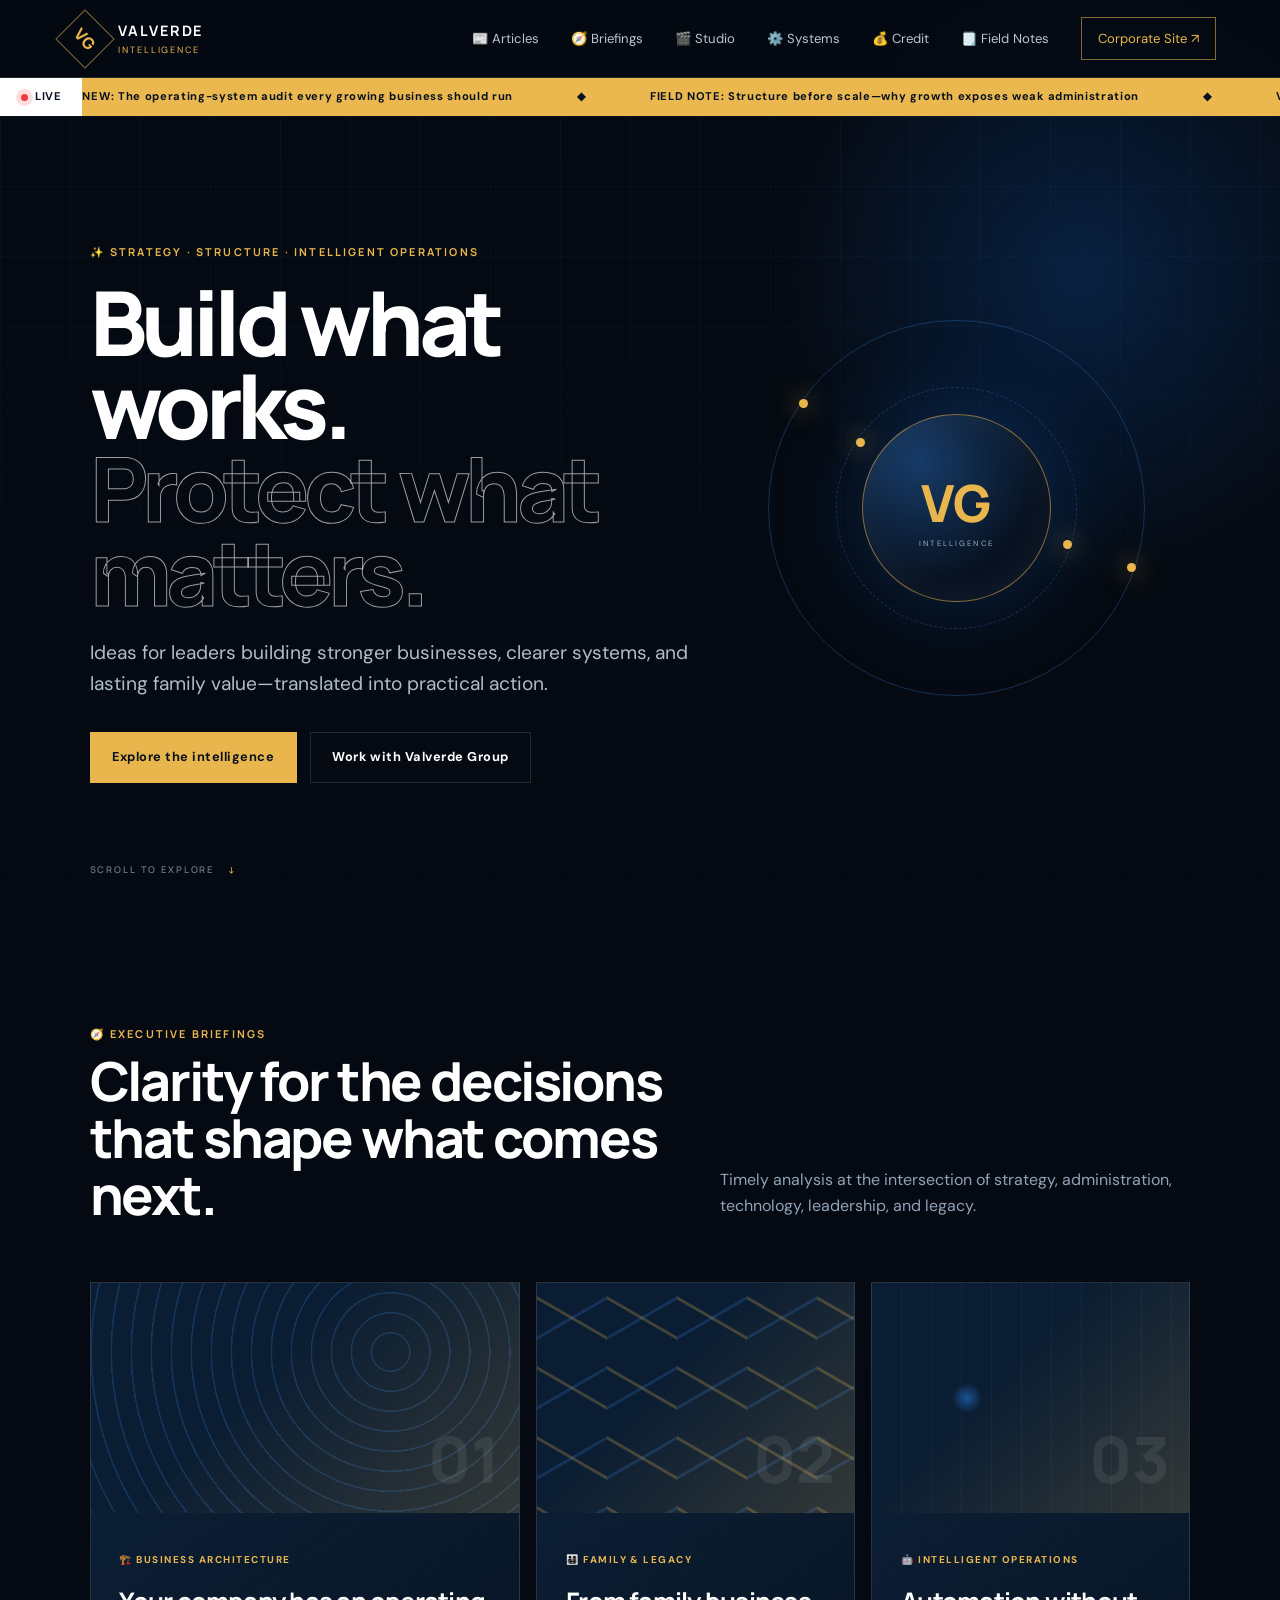
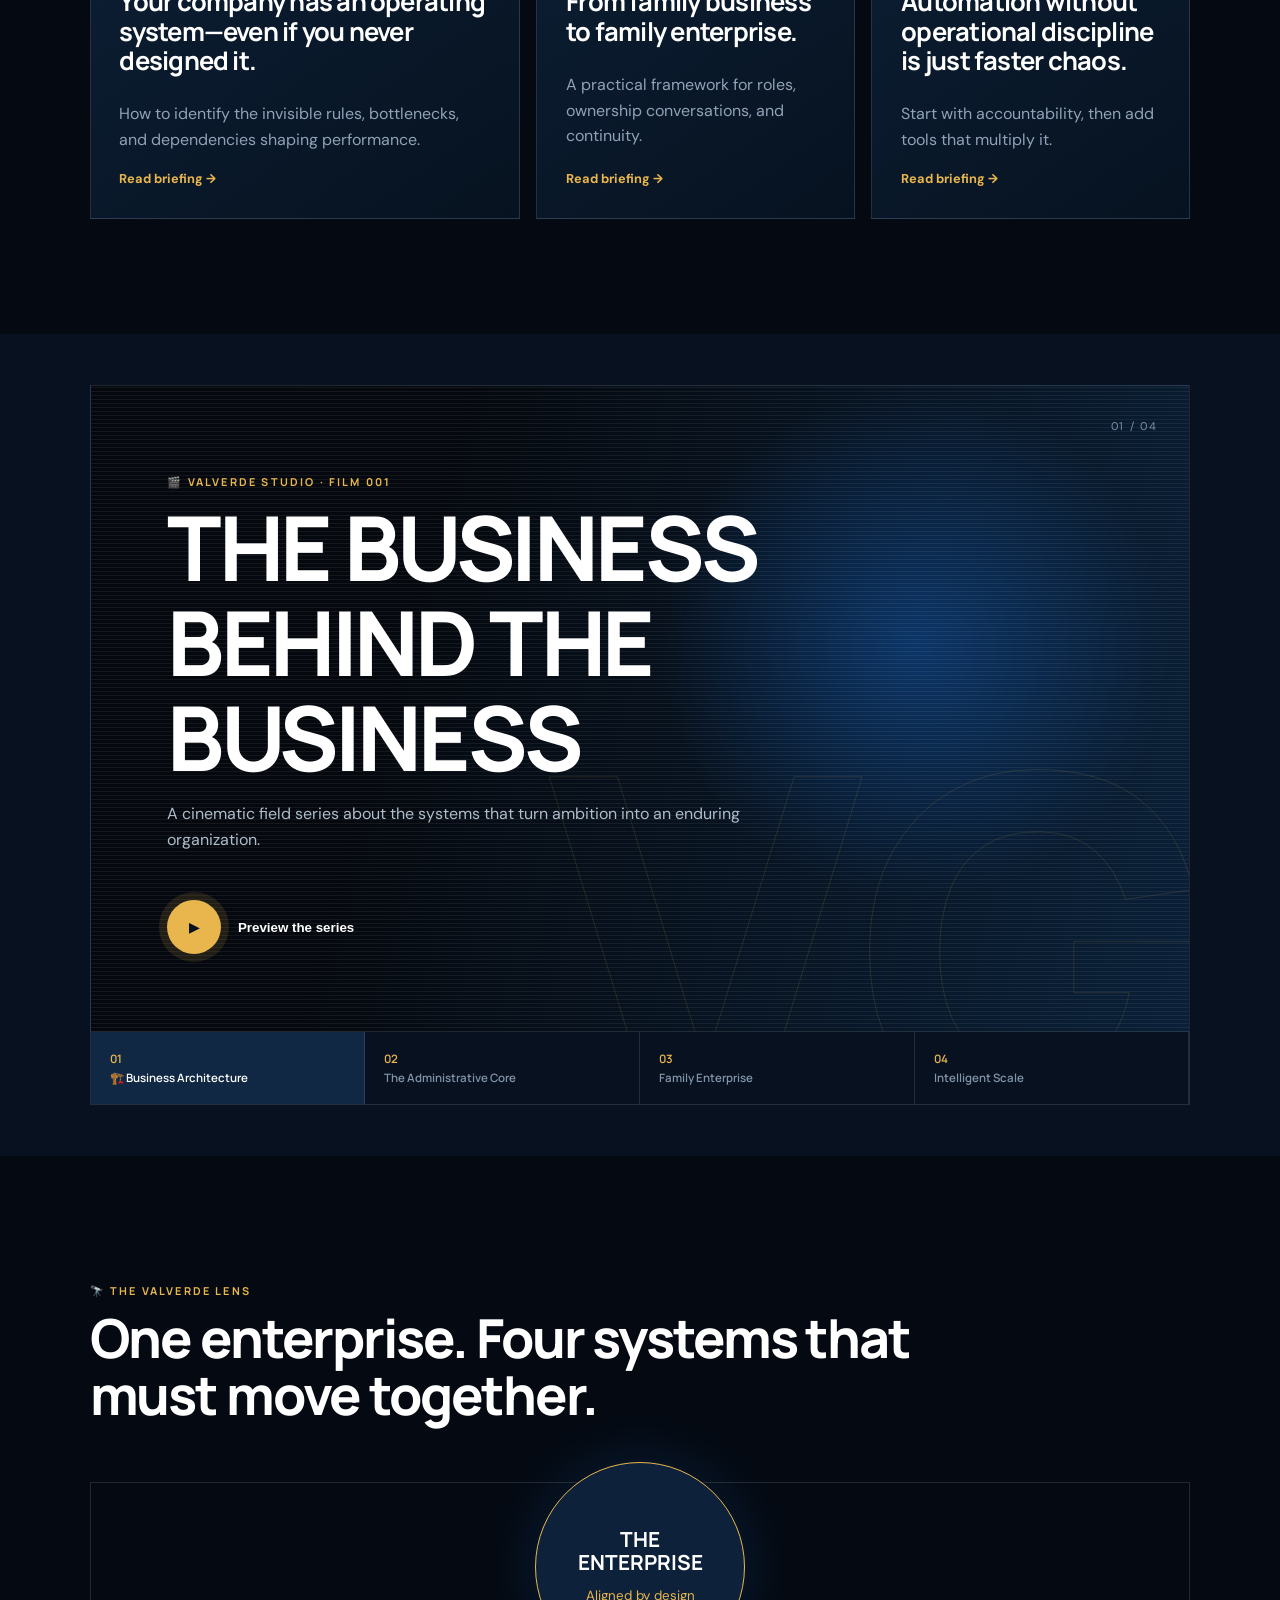
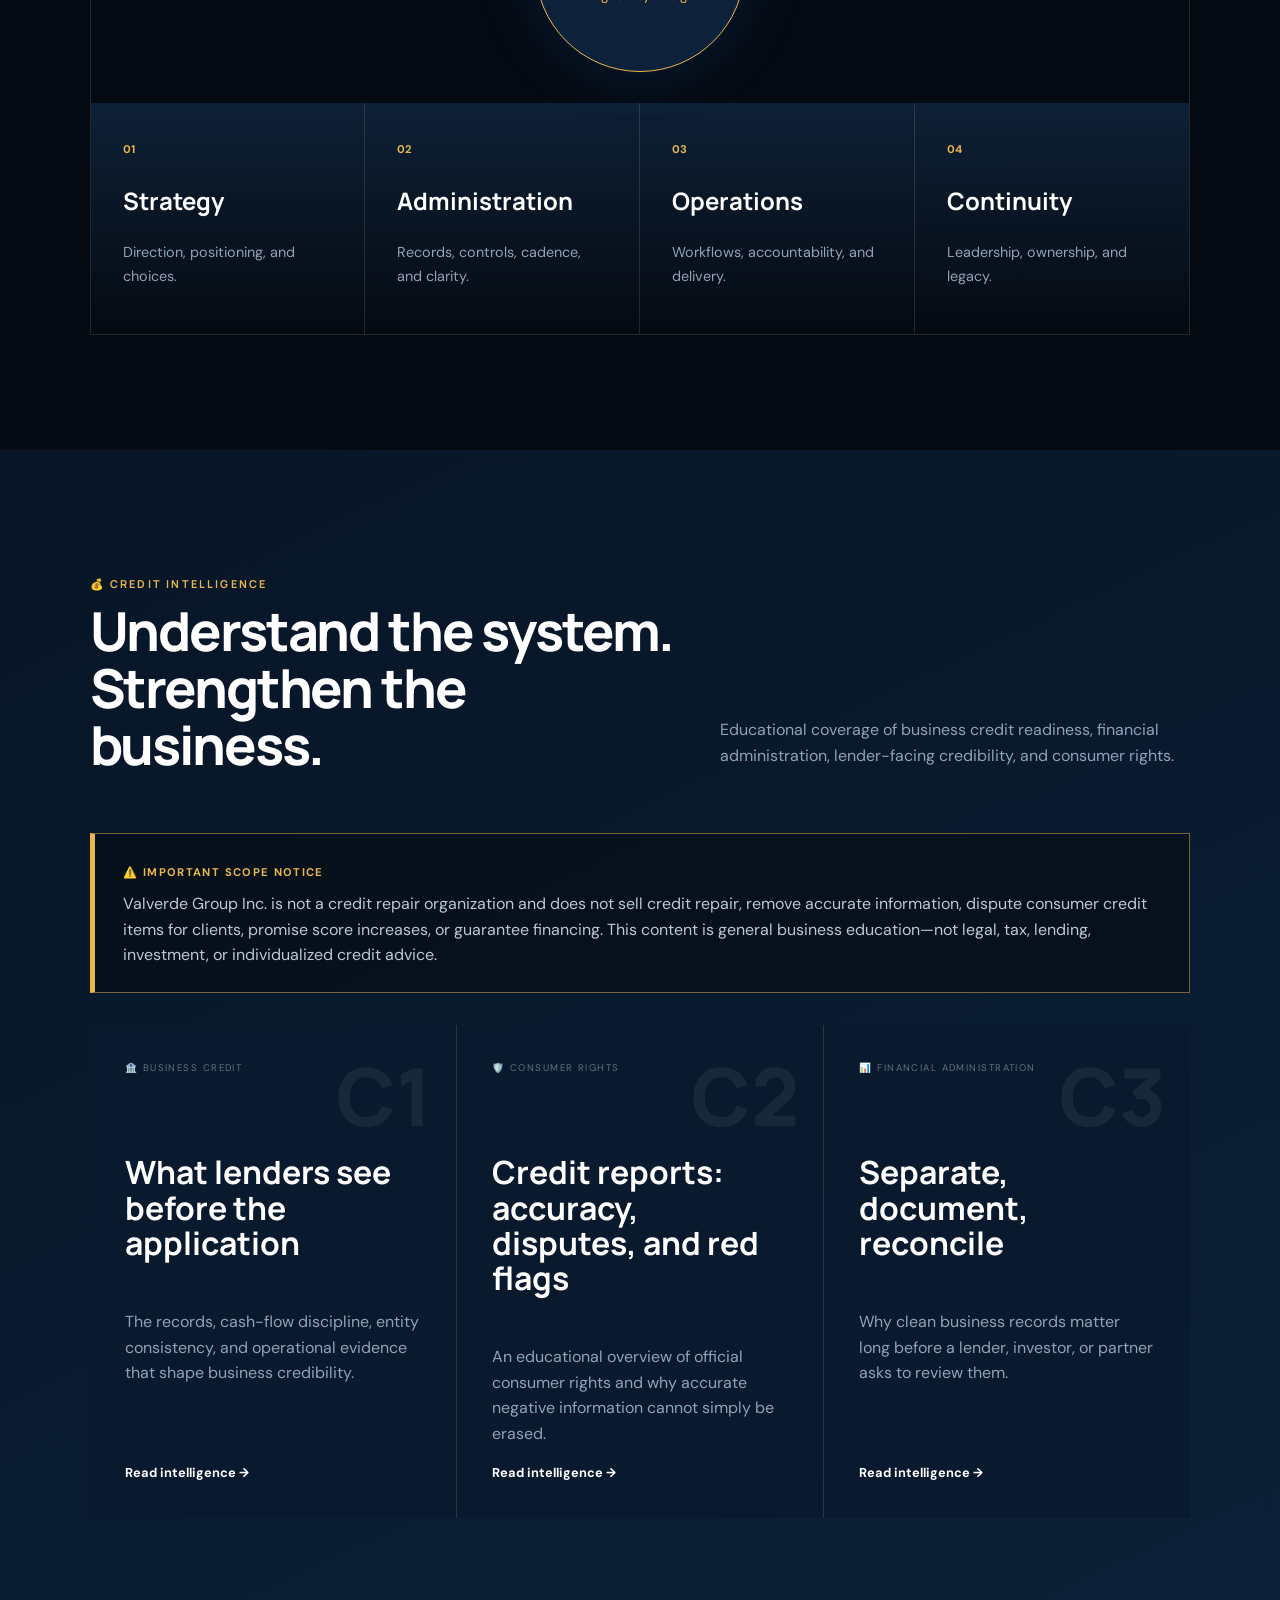
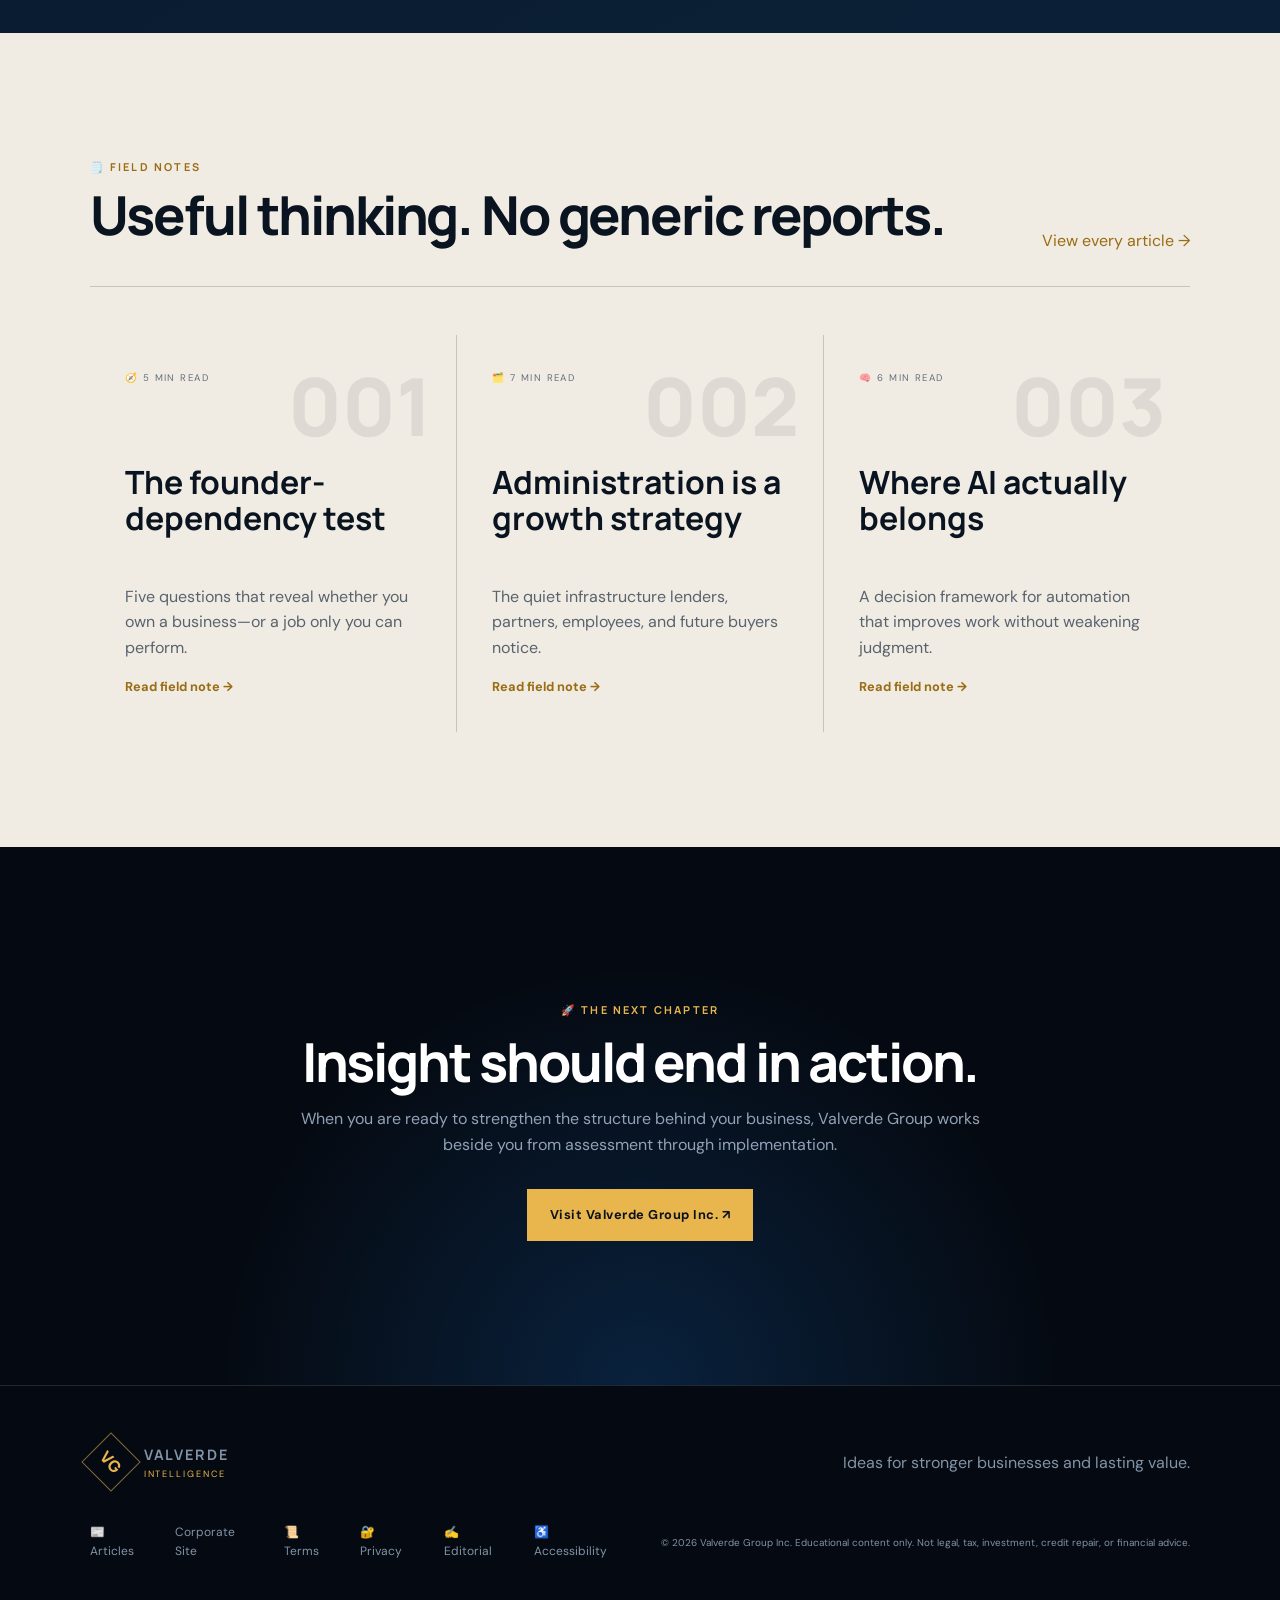
<file: index.html>
﻿<!doctype html>
<html lang="en">
<head>
  <meta charset="utf-8">
  <meta name="viewport" content="width=device-width,initial-scale=1">
  <meta name="description" content="Valverde Intelligence delivers practical business strategy, operational insights, and leadership guidance from Valverde Group Inc.">
  <meta name="theme-color" content="#07111f">
  <title>Valverde Intelligence | Build What Lasts</title>
  <link rel="preconnect" href="https://fonts.googleapis.com">
  <link rel="preconnect" href="https://fonts.gstatic.com" crossorigin>
  <link href="https://fonts.googleapis.com/css2?family=DM+Sans:wght@400;500;600;700&family=Manrope:wght@500;600;700;800&display=swap" rel="stylesheet">
  <link rel="stylesheet" href="styles.css">
  <link rel="stylesheet" href="article.css">
</head>
<body>
  <a class="skip" href="#main">Skip to content</a>
  <header class="site-header">
    <a class="brand" href="#top" aria-label="Valverde Intelligence home">
      <span class="brand-mark">VG</span>
      <span><strong>VALVERDE</strong><small>INTELLIGENCE</small></span>
    </a>
    <button class="menu" aria-expanded="false" aria-controls="nav">Menu</button>
    <nav id="nav" aria-label="Primary navigation">
      <a href="articles.html">📰 Articles</a><a href="#briefings">🧭 Briefings</a><a href="#studio">🎬 Studio</a><a href="#systems">⚙️ Systems</a><a href="#credit">💰 Credit</a><a href="#field-notes">🗒️ Field Notes</a>
      <a class="nav-cta" href="https://valverdegroupinc.com/" target="_blank" rel="noopener">Corporate Site ↗</a>
    </nav>
  </header>

  <div class="ticker" role="region" aria-label="Valverde intelligence ticker">
    <span class="live"><i></i> LIVE</span>
    <div class="ticker-window"><div class="ticker-track">
      <span>NEW: The operating-system audit every growing business should run</span>
      <span>FIELD NOTE: Structure before scale—why growth exposes weak administration</span>
      <span>VALVERDE SIGNAL: Automation should remove friction, not accountability</span>
      <span>EXECUTIVE BRIEF: Building a family enterprise that can outlast its founder</span>
    </div></div>
  </div>

  <main id="main">
    <section class="hero" id="top">
      <div class="hero-grid"></div><div class="hero-glow"></div>
      <div class="hero-copy reveal">
        <p class="eyebrow">✨ Strategy · Structure · Intelligent Operations</p>
        <h1>Build what works.<br><em>Protect what matters.</em></h1>
        <p class="lede">Ideas for leaders building stronger businesses, clearer systems, and lasting family value—translated into practical action.</p>
        <div class="hero-actions"><a class="button gold" href="#briefings">Explore the intelligence</a><a class="button ghost" href="https://valverdegroupinc.com/" target="_blank" rel="noopener">Work with Valverde Group</a></div>
      </div>
      <div class="signal-orbit" aria-hidden="true"><div class="orbit o1"></div><div class="orbit o2"></div><div class="core"><span>VG</span><small>INTELLIGENCE</small></div></div>
      <div class="scroll-cue">SCROLL TO EXPLORE <span>↓</span></div>
    </section>

    <section class="section briefings" id="briefings">
      <div class="section-head reveal"><div><p class="eyebrow">🧭 Executive briefings</p><h2>Clarity for the decisions that shape what comes next.</h2></div><p>Timely analysis at the intersection of strategy, administration, technology, leadership, and legacy.</p></div>
      <div class="feature-grid">
        <article class="feature-card primary reveal"><div class="card-art foundation"><span>01</span></div><div class="card-body"><p class="tag">🏗️ Business Architecture</p><h3>Your company has an operating system—even if you never designed it.</h3><p>How to identify the invisible rules, bottlenecks, and dependencies shaping performance.</p><a href="business-operating-system.html">Read briefing →</a></div></article>
        <article class="feature-card reveal"><div class="card-art family"><span>02</span></div><div class="card-body"><p class="tag">👨‍👩‍👧‍👦 Family & Legacy</p><h3>From family business to family enterprise.</h3><p>A practical framework for roles, ownership conversations, and continuity.</p><a href="family-enterprise.html">Read briefing →</a></div></article>
        <article class="feature-card reveal"><div class="card-art automation"><span>03</span></div><div class="card-body"><p class="tag">🤖 Intelligent Operations</p><h3>Automation without operational discipline is just faster chaos.</h3><p>Start with accountability, then add tools that multiply it.</p><a href="automation-discipline.html">Read briefing →</a></div></article>
      </div>
    </section>

    <section class="studio" id="studio">
      <div class="studio-stage reveal">
        <div class="film-frame"><div class="scanlines"></div><div class="film-copy"><p class="eyebrow">🎬 Valverde Studio · Film 001</p><h2>THE BUSINESS<br>BEHIND THE BUSINESS</h2><p>A cinematic field series about the systems that turn ambition into an enduring organization.</p><button class="play" aria-label="Preview film concept"><span>▶</span> Preview the series</button></div><div class="film-index">01 / 04</div></div>
        <div class="film-strip" role="list" aria-label="Upcoming video series">
          <button class="active" role="listitem"><span>01</span>🏗️ Business Architecture</button><button role="listitem"><span>02</span>The Administrative Core</button><button role="listitem"><span>03</span>Family Enterprise</button><button role="listitem"><span>04</span>Intelligent Scale</button>
        </div>
      </div>
    </section>

    <section class="section systems" id="systems">
      <div class="section-head reveal"><div><p class="eyebrow">🔭 The Valverde lens</p><h2>One enterprise. Four systems that must move together.</h2></div></div>
      <div class="system-wheel reveal">
        <div class="wheel-center"><strong>THE<br>ENTERPRISE</strong><small>Aligned by design</small></div>
        <article><b>01</b><h3>Strategy</h3><p>Direction, positioning, and choices.</p></article><article><b>02</b><h3>Administration</h3><p>Records, controls, cadence, and clarity.</p></article><article><b>03</b><h3>Operations</h3><p>Workflows, accountability, and delivery.</p></article><article><b>04</b><h3>Continuity</h3><p>Leadership, ownership, and legacy.</p></article>
      </div>
    </section>

    <section class="section credit-section" id="credit">
      <div class="section-head reveal"><div><p class="eyebrow">💰 Credit intelligence</p><h2>Understand the system. Strengthen the business.</h2></div><p>Educational coverage of business credit readiness, financial administration, lender-facing credibility, and consumer rights.</p></div>
      <div class="credit-disclaimer reveal"><strong>⚠️ Important scope notice</strong><p>Valverde Group Inc. is not a credit repair organization and does not sell credit repair, remove accurate information, dispute consumer credit items for clients, promise score increases, or guarantee financing. This content is general business education—not legal, tax, lending, investment, or individualized credit advice.</p></div>
      <div class="notes-grid credit-grid">
        <article class="note reveal"><time>🏦 BUSINESS CREDIT</time><span class="note-no">C1</span><h3>What lenders see before the application</h3><p>The records, cash-flow discipline, entity consistency, and operational evidence that shape business credibility.</p><a href="lender-readiness.html">Read intelligence →</a></article>
        <article class="note reveal"><time>🛡️ CONSUMER RIGHTS</time><span class="note-no">C2</span><h3>Credit reports: accuracy, disputes, and red flags</h3><p>An educational overview of official consumer rights and why accurate negative information cannot simply be erased.</p><a href="credit-rights.html">Read intelligence →</a></article>
        <article class="note reveal"><time>📊 FINANCIAL ADMINISTRATION</time><span class="note-no">C3</span><h3>Separate, document, reconcile</h3><p>Why clean business records matter long before a lender, investor, or partner asks to review them.</p><a href="financial-administration.html">Read intelligence →</a></article>
      </div>
    </section>

    <section class="section field-notes" id="field-notes">
      <div class="section-head reveal"><div><p class="eyebrow">🗒️ Field notes</p><h2>Useful thinking. No generic reports.</h2></div><a href="articles.html">View every article →</a></div>
      <div class="notes-grid">
        <article class="note reveal"><time>🧭 5 MIN READ</time><span class="note-no">001</span><h3>The founder-dependency test</h3><p>Five questions that reveal whether you own a business—or a job only you can perform.</p><a href="founder-dependency.html">Read field note →</a></article>
        <article class="note reveal"><time>🗂️ 7 MIN READ</time><span class="note-no">002</span><h3>Administration is a growth strategy</h3><p>The quiet infrastructure lenders, partners, employees, and future buyers notice.</p><a href="administration-growth.html">Read field note →</a></article>
        <article class="note reveal"><time>🧠 6 MIN READ</time><span class="note-no">003</span><h3>Where AI actually belongs</h3><p>A decision framework for automation that improves work without weakening judgment.</p><a href="ai-decision-framework.html">Read field note →</a></article>
      </div>
    </section>

    <section class="cta reveal"><p class="eyebrow">🚀 The next chapter</p><h2>Insight should end in action.</h2><p>When you are ready to strengthen the structure behind your business, Valverde Group works beside you from assessment through implementation.</p><a class="button gold" href="https://valverdegroupinc.com/" target="_blank" rel="noopener">Visit Valverde Group Inc. ↗</a></section>
  </main>

  <footer><div class="brand"><span class="brand-mark">VG</span><span><strong>VALVERDE</strong><small>INTELLIGENCE</small></span></div><p>Ideas for stronger businesses and lasting value.</p><div><a href="articles.html">📰 Articles</a><a href="https://valverdegroupinc.com/">Corporate Site</a><a href="terms.html">📜 Terms</a><a href="privacy.html">🔐 Privacy</a><a href="editorial-policy.html">✍️ Editorial</a><a href="accessibility.html">♿ Accessibility</a></div><small>© <span id="year"></span> Valverde Group Inc. Educational content only. Not legal, tax, investment, credit repair, or financial advice.</small></footer>
  <script src="script.js"></script>
</body>
</html>
</file>
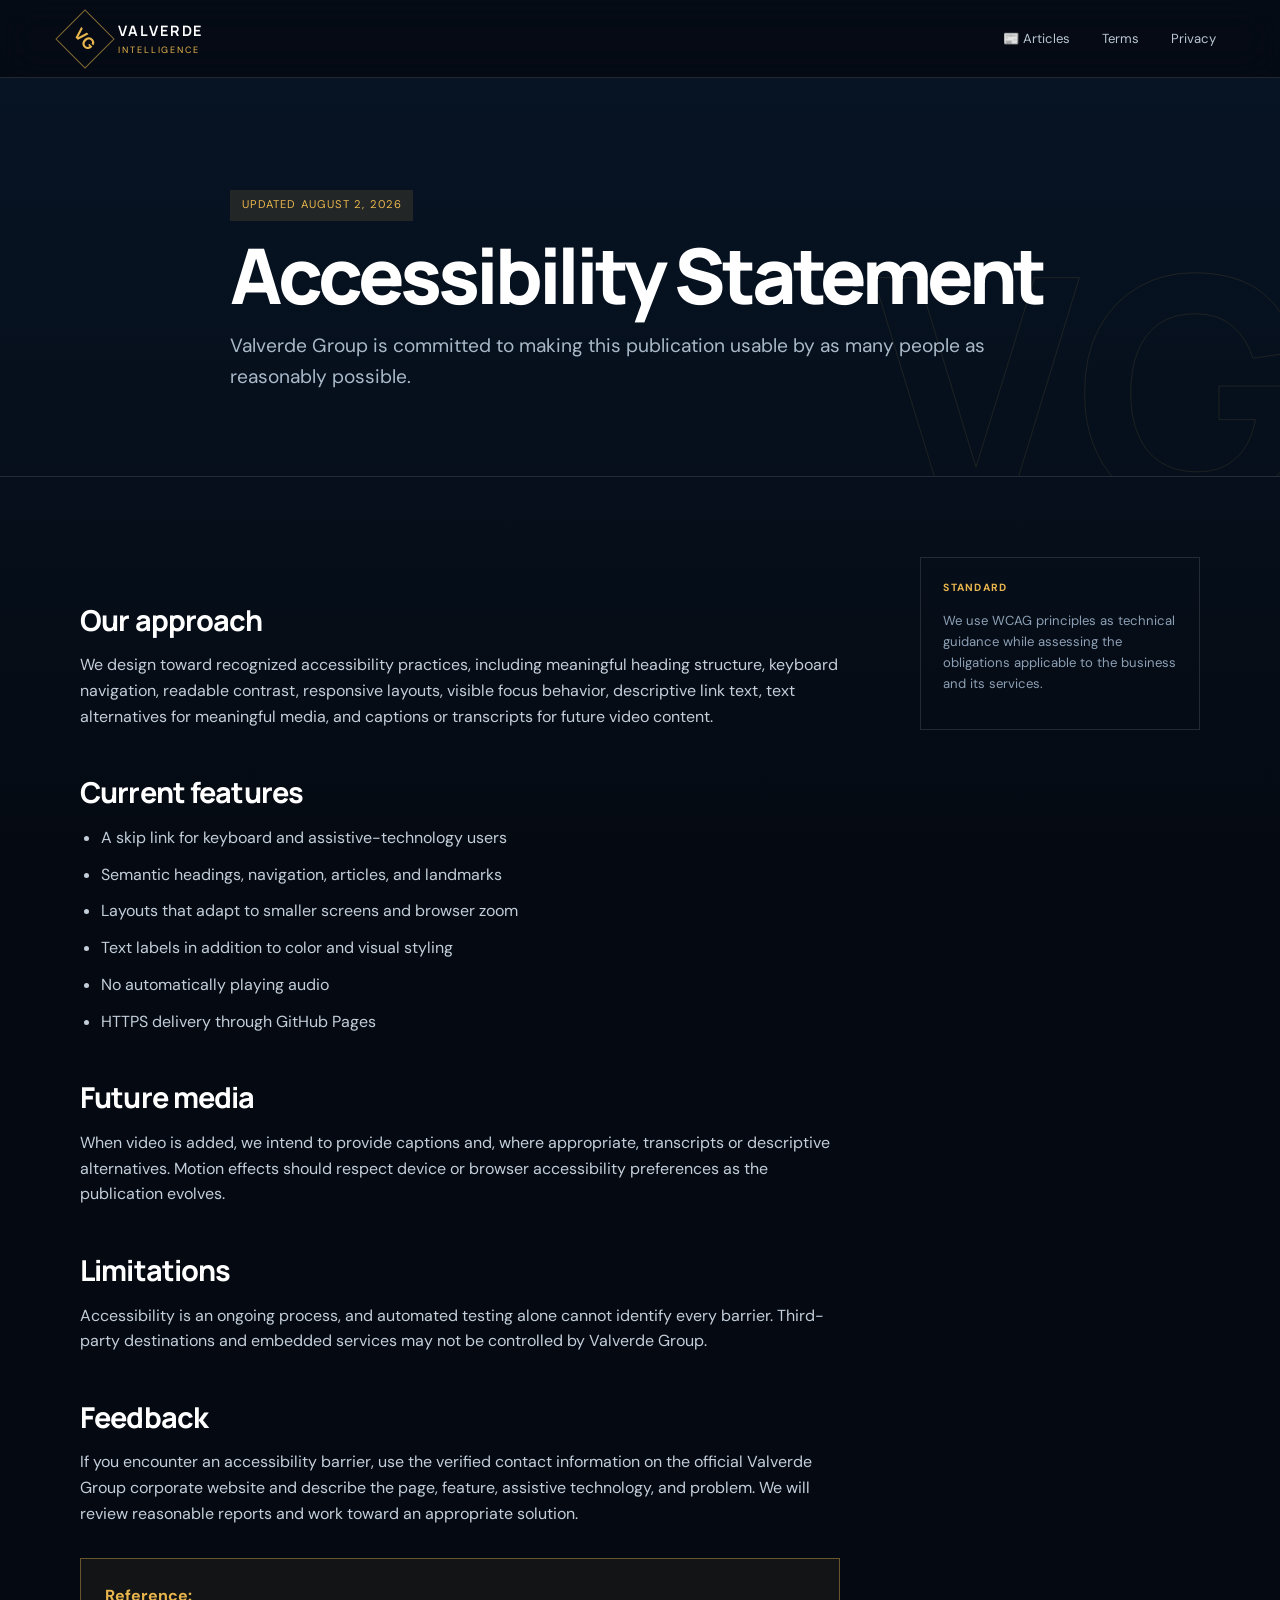
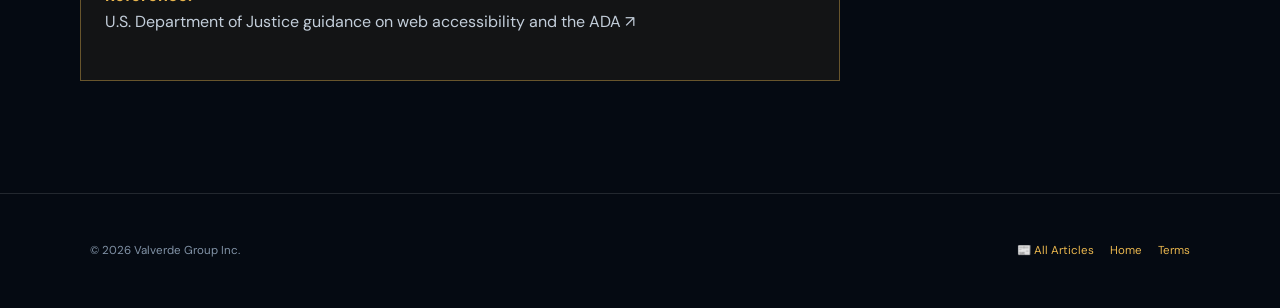
<file: accessibility.html>
﻿<!doctype html><html lang="en"><head><meta charset="utf-8"><meta name="viewport" content="width=device-width,initial-scale=1"><meta name="description" content="Accessibility statement for Valverde Intelligence."><title>Accessibility | Valverde Intelligence</title><link href="https://fonts.googleapis.com/css2?family=DM+Sans:wght@400;500;600;700&family=Manrope:wght@500;600;700;800&display=swap" rel="stylesheet"><link rel="stylesheet" href="styles.css"><link rel="stylesheet" href="article.css"></head><body class="article-page legal-page"><header class="site-header"><a class="brand" href="index.html"><span class="brand-mark">VG</span><span><strong>VALVERDE</strong><small>INTELLIGENCE</small></span></a><nav><a href="articles.html">📰 Articles</a><a href="terms.html">Terms</a><a href="privacy.html">Privacy</a></nav></header><main><header class="article-header"><span class="legal-date">UPDATED AUGUST 2, 2026</span><h1>Accessibility Statement</h1><p class="dek">Valverde Group is committed to making this publication usable by as many people as reasonably possible.</p></header><div class="article-layout"><article class="article-copy"><h2>Our approach</h2><p>We design toward recognized accessibility practices, including meaningful heading structure, keyboard navigation, readable contrast, responsive layouts, visible focus behavior, descriptive link text, text alternatives for meaningful media, and captions or transcripts for future video content.</p><h2>Current features</h2><ul><li>A skip link for keyboard and assistive-technology users</li><li>Semantic headings, navigation, articles, and landmarks</li><li>Layouts that adapt to smaller screens and browser zoom</li><li>Text labels in addition to color and visual styling</li><li>No automatically playing audio</li><li>HTTPS delivery through GitHub Pages</li></ul><h2>Future media</h2><p>When video is added, we intend to provide captions and, where appropriate, transcripts or descriptive alternatives. Motion effects should respect device or browser accessibility preferences as the publication evolves.</p><h2>Limitations</h2><p>Accessibility is an ongoing process, and automated testing alone cannot identify every barrier. Third-party destinations and embedded services may not be controlled by Valverde Group.</p><h2>Feedback</h2><p>If you encounter an accessibility barrier, use the verified contact information on the official Valverde Group corporate website and describe the page, feature, assistive technology, and problem. We will review reasonable reports and work toward an appropriate solution.</p><div class="source-box"><strong>Reference:</strong><p><a href="https://www.ada.gov/resources/web-guidance/" target="_blank" rel="noopener">U.S. Department of Justice guidance on web accessibility and the ADA ↗</a></p></div></article><aside class="article-sidebar"><div><strong>Standard</strong><p>We use WCAG principles as technical guidance while assessing the obligations applicable to the business and its services.</p></div></aside></div></main><footer class="article-footer"><span>© 2026 Valverde Group Inc.</span><span><a href="articles.html">📰 All Articles</a><a href="index.html">Home</a><a href="terms.html">Terms</a></span></footer></body></html>
</file>
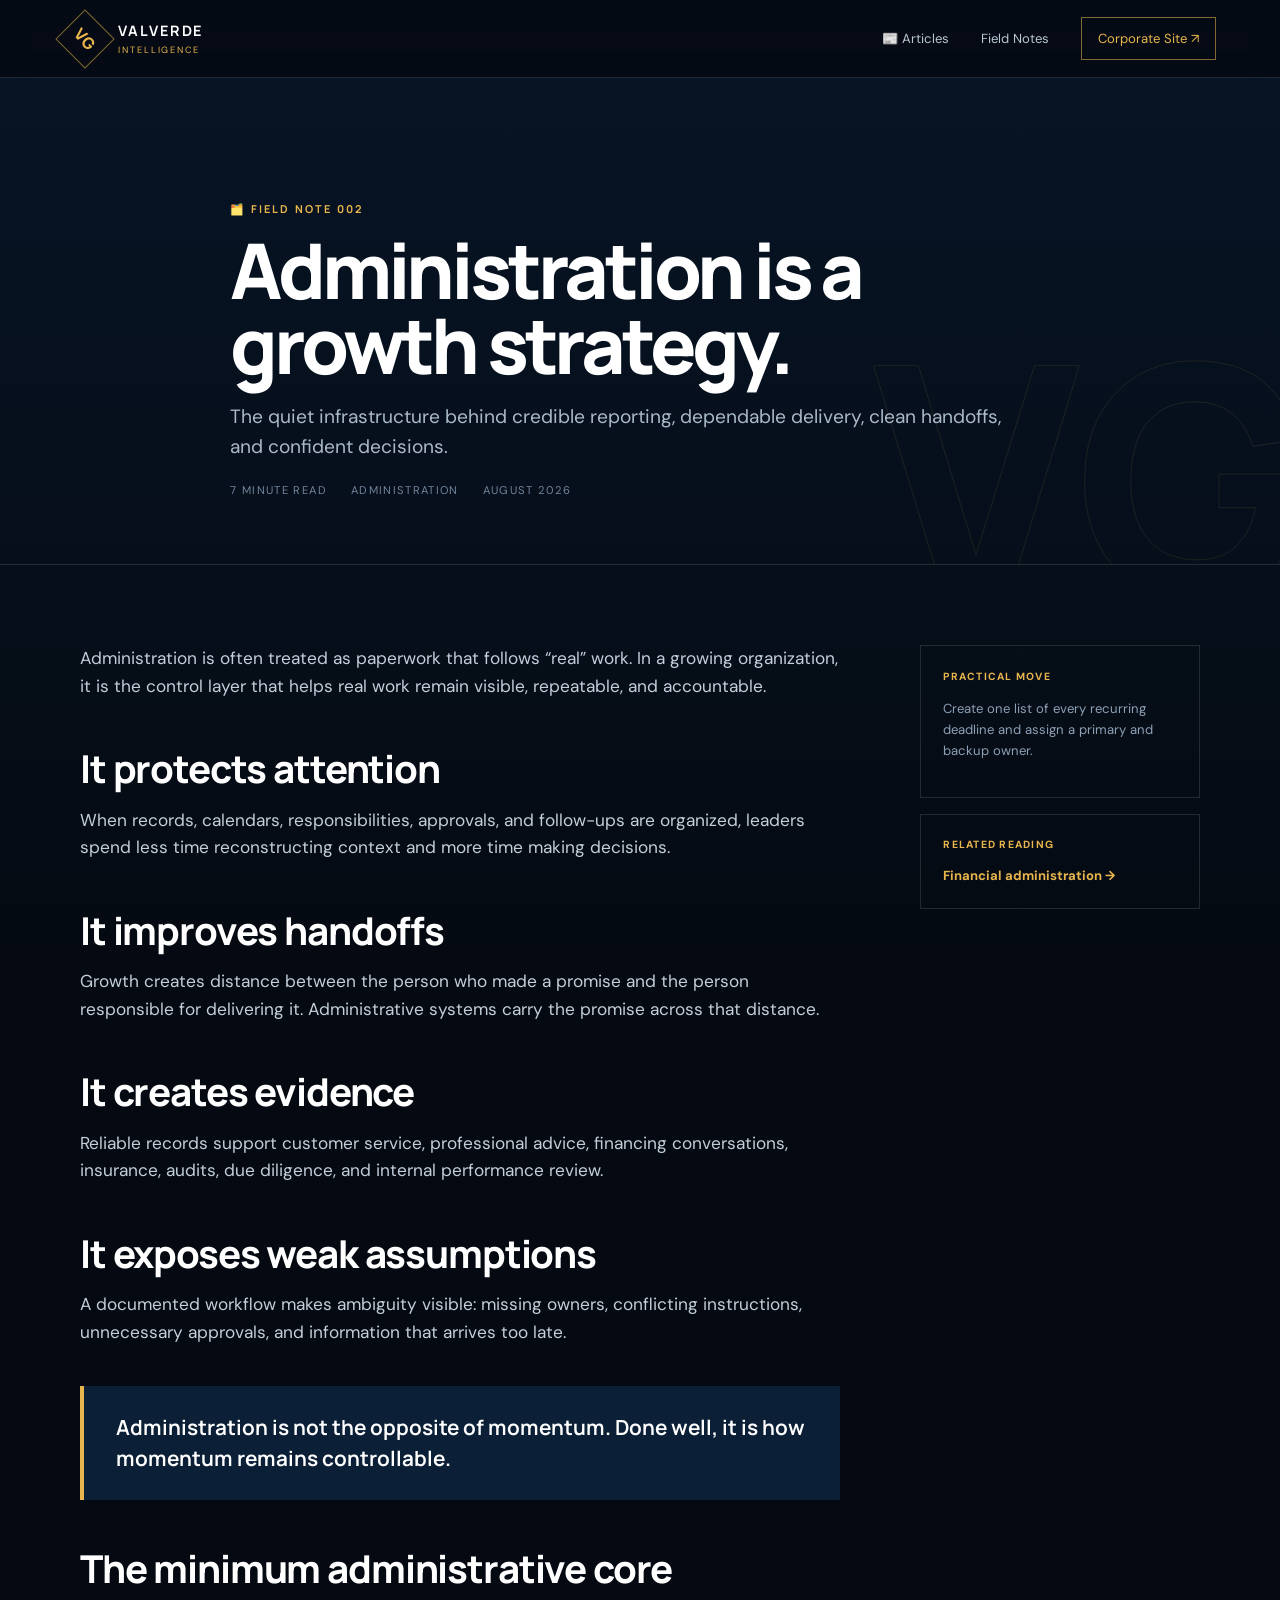
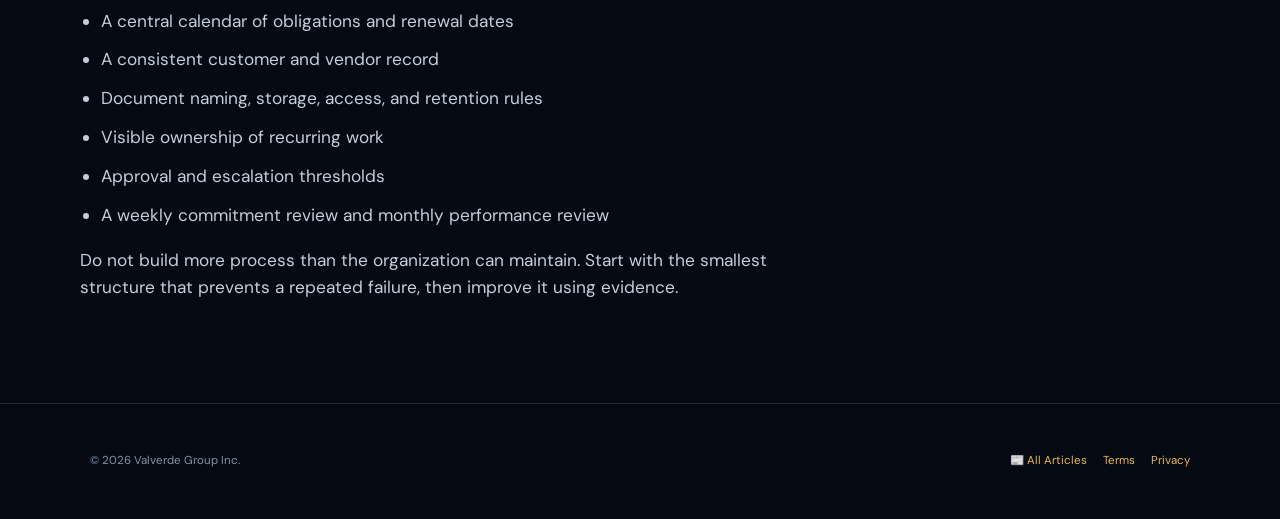
<file: administration-growth.html>
﻿<!doctype html><html lang="en"><head><meta charset="utf-8"><meta name="viewport" content="width=device-width,initial-scale=1"><meta name="description" content="Why administration is a strategic growth capability rather than back-office overhead."><title>Administration Is a Growth Strategy | Valverde Intelligence</title><link href="https://fonts.googleapis.com/css2?family=DM+Sans:wght@400;500;600;700&family=Manrope:wght@500;600;700;800&display=swap" rel="stylesheet"><link rel="stylesheet" href="styles.css"><link rel="stylesheet" href="article.css"></head><body class="article-page"><header class="site-header"><a class="brand" href="index.html"><span class="brand-mark">VG</span><span><strong>VALVERDE</strong><small>INTELLIGENCE</small></span></a><button class="menu" aria-expanded="false" aria-controls="nav">Menu</button><nav id="nav"><a href="articles.html">📰 Articles</a><a href="index.html#field-notes">Field Notes</a><a class="nav-cta" href="https://valverdegroupinc.com/">Corporate Site ↗</a></nav></header><main><header class="article-header"><p class="eyebrow">🗂️ Field Note 002</p><h1>Administration is a growth strategy.</h1><p class="dek">The quiet infrastructure behind credible reporting, dependable delivery, clean handoffs, and confident decisions.</p><div class="article-meta"><span>7 minute read</span><span>Administration</span><span>August 2026</span></div></header><div class="article-layout"><article class="article-copy"><p>Administration is often treated as paperwork that follows “real” work. In a growing organization, it is the control layer that helps real work remain visible, repeatable, and accountable.</p><h2>It protects attention</h2><p>When records, calendars, responsibilities, approvals, and follow-ups are organized, leaders spend less time reconstructing context and more time making decisions.</p><h2>It improves handoffs</h2><p>Growth creates distance between the person who made a promise and the person responsible for delivering it. Administrative systems carry the promise across that distance.</p><h2>It creates evidence</h2><p>Reliable records support customer service, professional advice, financing conversations, insurance, audits, due diligence, and internal performance review.</p><h2>It exposes weak assumptions</h2><p>A documented workflow makes ambiguity visible: missing owners, conflicting instructions, unnecessary approvals, and information that arrives too late.</p><blockquote>Administration is not the opposite of momentum. Done well, it is how momentum remains controllable.</blockquote><h2>The minimum administrative core</h2><ul><li>A central calendar of obligations and renewal dates</li><li>A consistent customer and vendor record</li><li>Document naming, storage, access, and retention rules</li><li>Visible ownership of recurring work</li><li>Approval and escalation thresholds</li><li>A weekly commitment review and monthly performance review</li></ul><p>Do not build more process than the organization can maintain. Start with the smallest structure that prevents a repeated failure, then improve it using evidence.</p></article><aside class="article-sidebar"><div><strong>Practical move</strong><p>Create one list of every recurring deadline and assign a primary and backup owner.</p></div><div><strong>Related reading</strong><a href="financial-administration.html">Financial administration →</a></div></aside></div></main><footer class="article-footer"><span>© 2026 Valverde Group Inc.</span><span><a href="articles.html">📰 All Articles</a><a href="terms.html">Terms</a><a href="privacy.html">Privacy</a></span></footer><script src="script.js"></script></body></html>
</file>
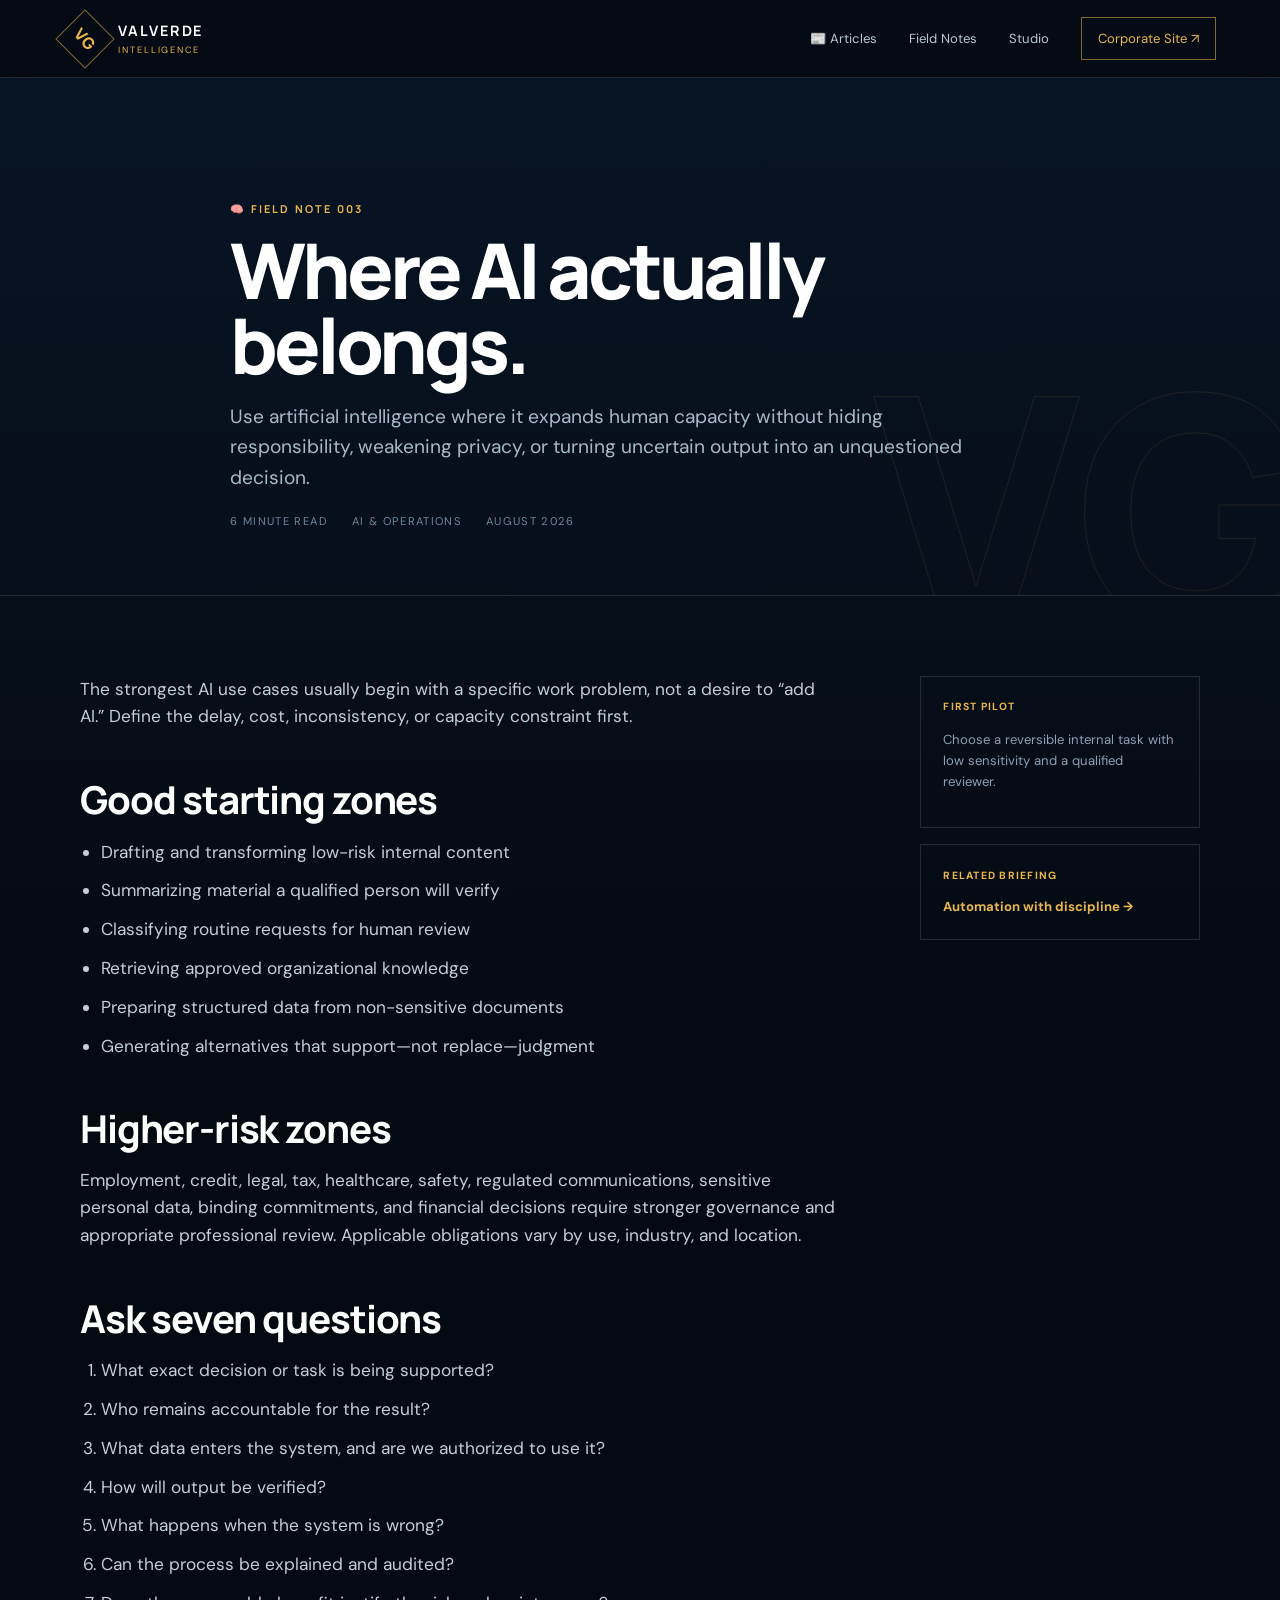
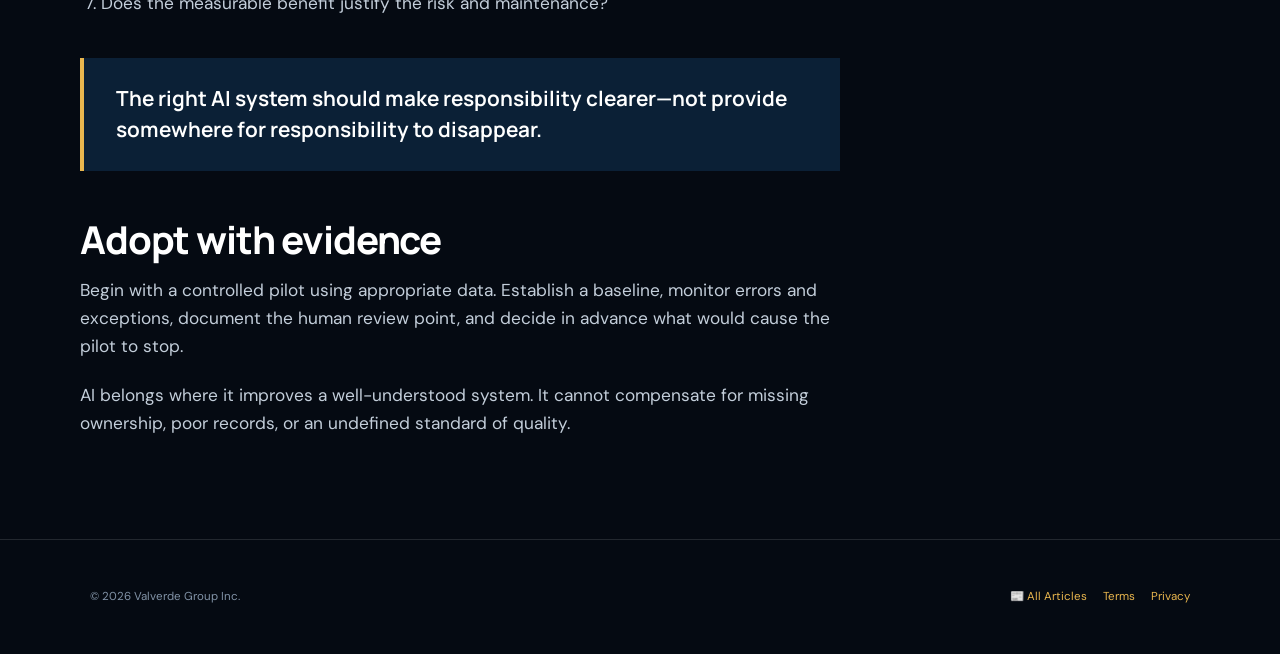
<file: ai-decision-framework.html>
﻿<!doctype html><html lang="en"><head><meta charset="utf-8"><meta name="viewport" content="width=device-width,initial-scale=1"><meta name="description" content="A decision framework for placing AI in business workflows responsibly and effectively."><title>Where AI Actually Belongs | Valverde Intelligence</title><link href="https://fonts.googleapis.com/css2?family=DM+Sans:wght@400;500;600;700&family=Manrope:wght@500;600;700;800&display=swap" rel="stylesheet"><link rel="stylesheet" href="styles.css"><link rel="stylesheet" href="article.css"></head><body class="article-page"><header class="site-header"><a class="brand" href="index.html"><span class="brand-mark">VG</span><span><strong>VALVERDE</strong><small>INTELLIGENCE</small></span></a><button class="menu" aria-expanded="false" aria-controls="nav">Menu</button><nav id="nav"><a href="articles.html">📰 Articles</a><a href="index.html#field-notes">Field Notes</a><a href="index.html#studio">Studio</a><a class="nav-cta" href="https://valverdegroupinc.com/">Corporate Site ↗</a></nav></header><main><header class="article-header"><p class="eyebrow">🧠 Field Note 003</p><h1>Where AI actually belongs.</h1><p class="dek">Use artificial intelligence where it expands human capacity without hiding responsibility, weakening privacy, or turning uncertain output into an unquestioned decision.</p><div class="article-meta"><span>6 minute read</span><span>AI & Operations</span><span>August 2026</span></div></header><div class="article-layout"><article class="article-copy"><p>The strongest AI use cases usually begin with a specific work problem, not a desire to “add AI.” Define the delay, cost, inconsistency, or capacity constraint first.</p><h2>Good starting zones</h2><ul><li>Drafting and transforming low-risk internal content</li><li>Summarizing material a qualified person will verify</li><li>Classifying routine requests for human review</li><li>Retrieving approved organizational knowledge</li><li>Preparing structured data from non-sensitive documents</li><li>Generating alternatives that support—not replace—judgment</li></ul><h2>Higher-risk zones</h2><p>Employment, credit, legal, tax, healthcare, safety, regulated communications, sensitive personal data, binding commitments, and financial decisions require stronger governance and appropriate professional review. Applicable obligations vary by use, industry, and location.</p><h2>Ask seven questions</h2><ol><li>What exact decision or task is being supported?</li><li>Who remains accountable for the result?</li><li>What data enters the system, and are we authorized to use it?</li><li>How will output be verified?</li><li>What happens when the system is wrong?</li><li>Can the process be explained and audited?</li><li>Does the measurable benefit justify the risk and maintenance?</li></ol><blockquote>The right AI system should make responsibility clearer—not provide somewhere for responsibility to disappear.</blockquote><h2>Adopt with evidence</h2><p>Begin with a controlled pilot using appropriate data. Establish a baseline, monitor errors and exceptions, document the human review point, and decide in advance what would cause the pilot to stop.</p><p>AI belongs where it improves a well-understood system. It cannot compensate for missing ownership, poor records, or an undefined standard of quality.</p></article><aside class="article-sidebar"><div><strong>First pilot</strong><p>Choose a reversible internal task with low sensitivity and a qualified reviewer.</p></div><div><strong>Related briefing</strong><a href="automation-discipline.html">Automation with discipline →</a></div></aside></div></main><footer class="article-footer"><span>© 2026 Valverde Group Inc.</span><span><a href="articles.html">📰 All Articles</a><a href="terms.html">Terms</a><a href="privacy.html">Privacy</a></span></footer><script src="script.js"></script></body></html>
</file>
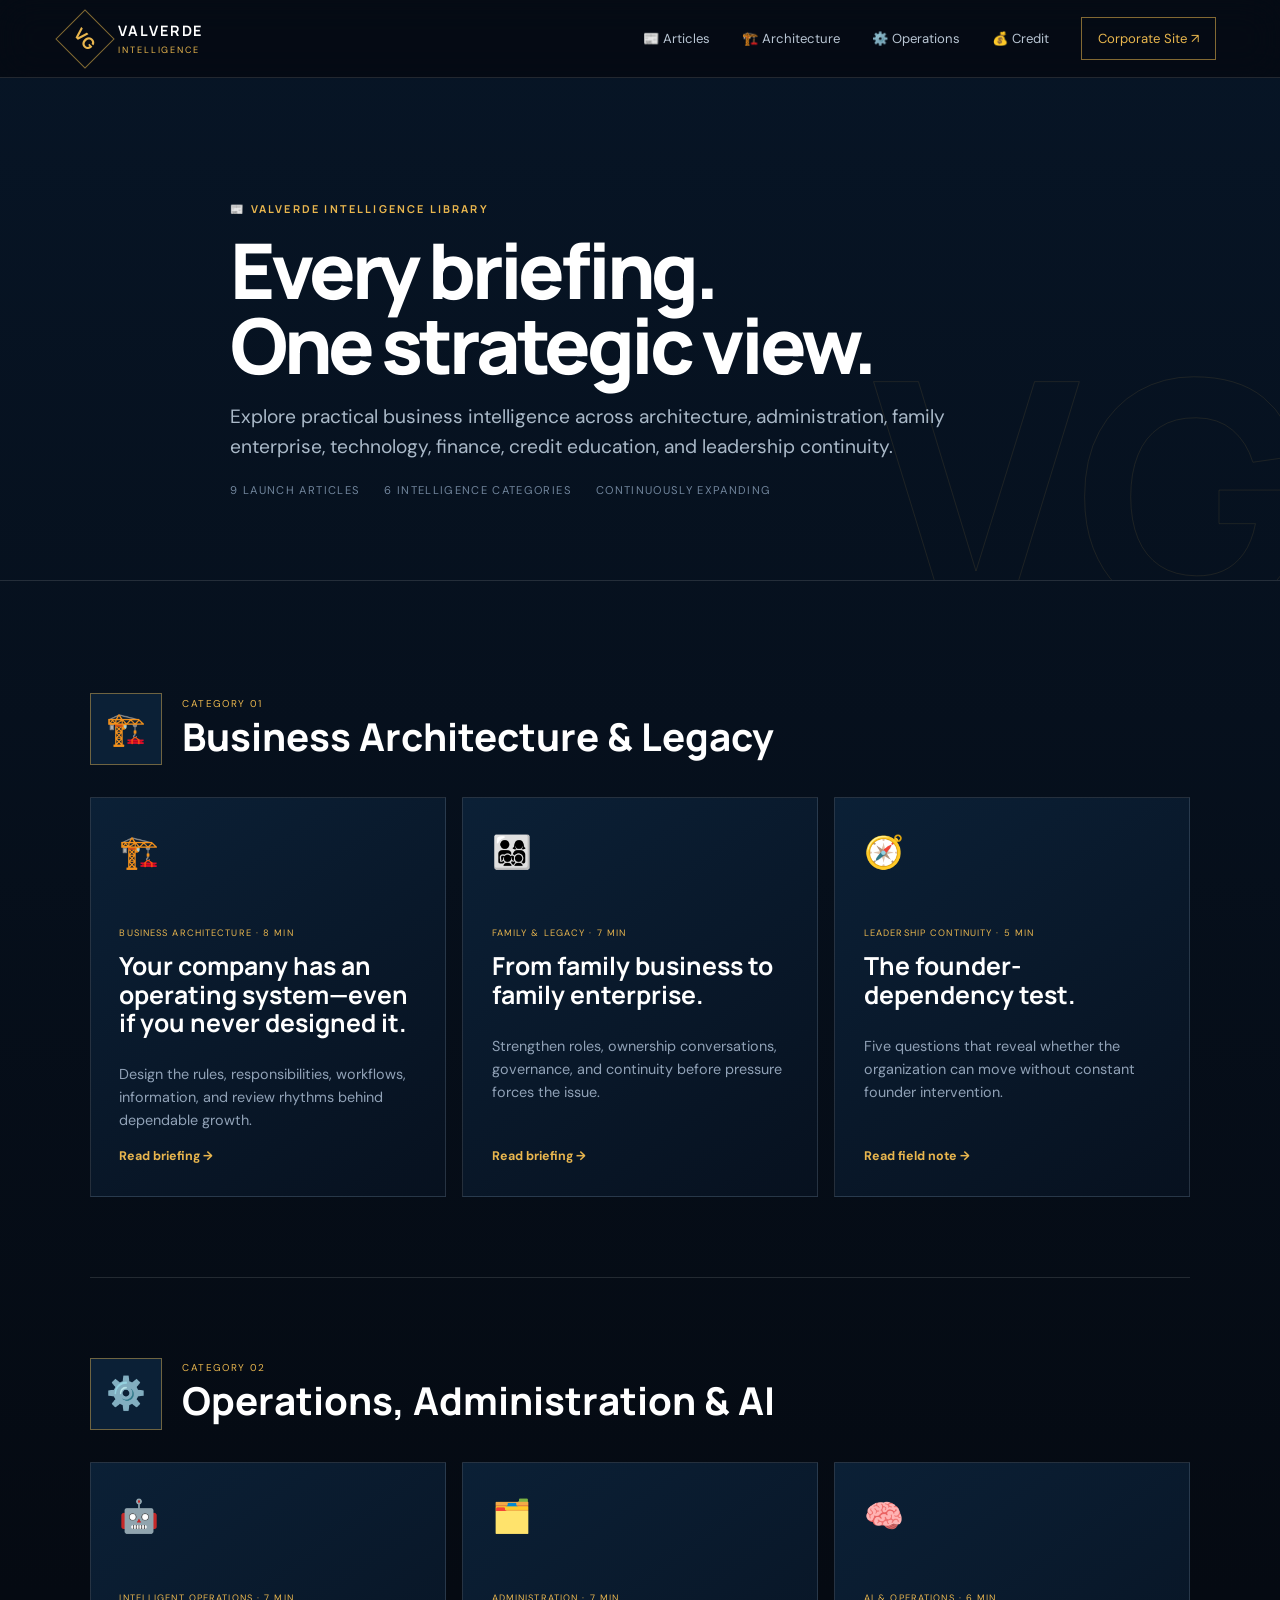
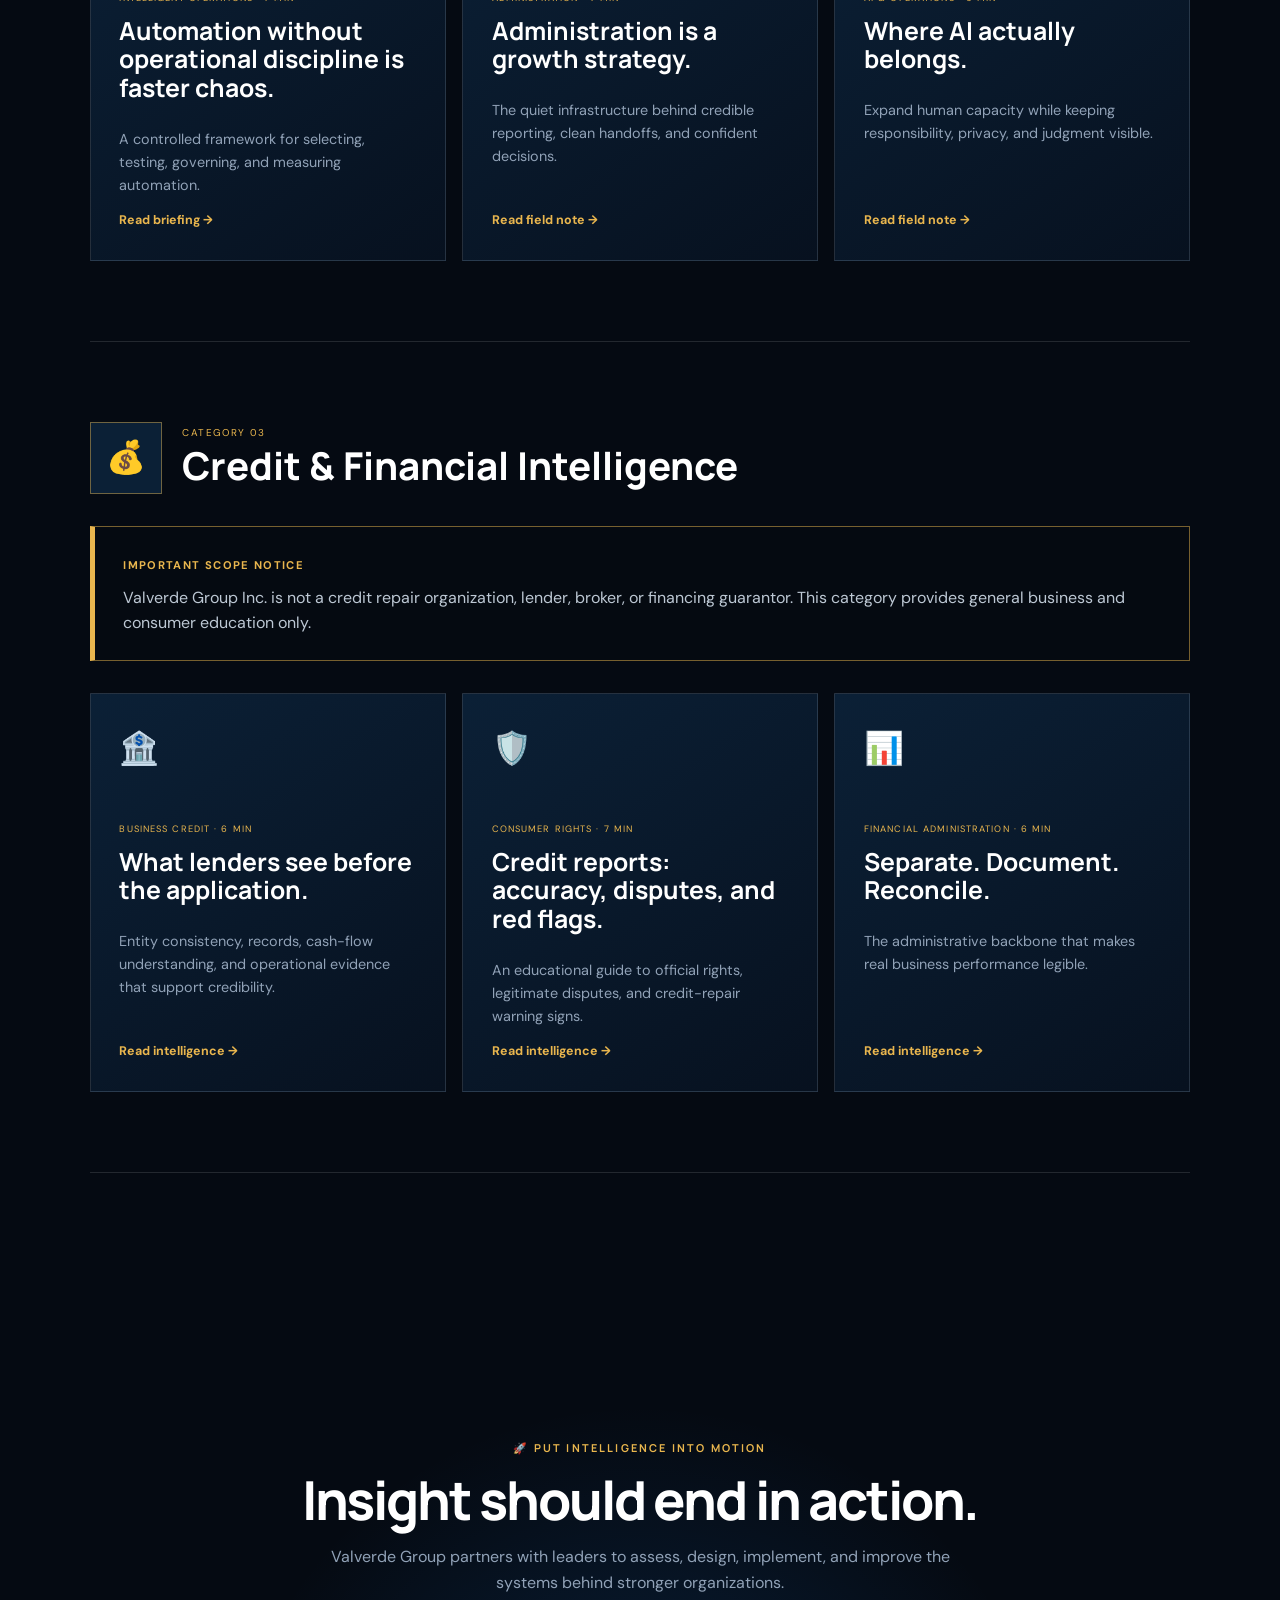
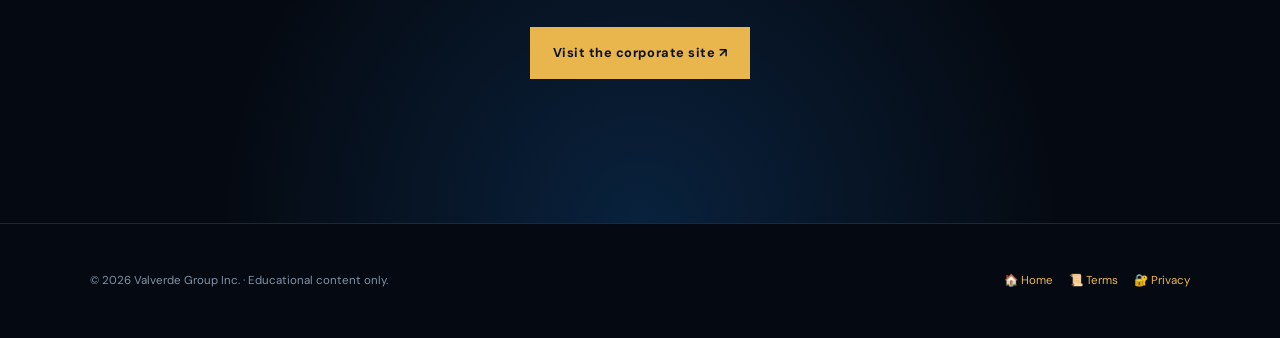
<file: articles.html>
﻿<!doctype html><html lang="en"><head><meta charset="utf-8"><meta name="viewport" content="width=device-width,initial-scale=1"><meta name="description" content="Browse every Valverde Intelligence article by business category."><title>All Articles | Valverde Intelligence</title><link href="https://fonts.googleapis.com/css2?family=DM+Sans:wght@400;500;600;700&family=Manrope:wght@500;600;700;800&display=swap" rel="stylesheet"><link rel="stylesheet" href="styles.css"><link rel="stylesheet" href="article.css"></head><body class="article-page"><header class="site-header"><a class="brand" href="index.html"><span class="brand-mark">VG</span><span><strong>VALVERDE</strong><small>INTELLIGENCE</small></span></a><button class="menu" aria-expanded="false" aria-controls="nav">Menu</button><nav id="nav"><a href="articles.html">📰 Articles</a><a href="#architecture">🏗️ Architecture</a><a href="#operations">⚙️ Operations</a><a href="#credit">💰 Credit</a><a class="nav-cta" href="https://valverdegroupinc.com/">Corporate Site ↗</a></nav></header><main><header class="article-header archive-hero"><p class="eyebrow">📰 Valverde Intelligence Library</p><h1>Every briefing.<br>One strategic view.</h1><p class="dek">Explore practical business intelligence across architecture, administration, family enterprise, technology, finance, credit education, and leadership continuity.</p><div class="article-meta"><span>9 launch articles</span><span>6 intelligence categories</span><span>Continuously expanding</span></div></header><section class="archive-shell"><section class="archive-category" id="architecture"><div class="archive-heading"><span>🏗️</span><div><p>Category 01</p><h2>Business Architecture & Legacy</h2></div></div><div class="archive-grid"><a class="archive-card" href="business-operating-system.html"><span class="archive-icon">🏗️</span><small>BUSINESS ARCHITECTURE · 8 MIN</small><h3>Your company has an operating system—even if you never designed it.</h3><p>Design the rules, responsibilities, workflows, information, and review rhythms behind dependable growth.</p><b>Read briefing →</b></a><a class="archive-card" href="family-enterprise.html"><span class="archive-icon">👨‍👩‍👧‍👦</span><small>FAMILY & LEGACY · 7 MIN</small><h3>From family business to family enterprise.</h3><p>Strengthen roles, ownership conversations, governance, and continuity before pressure forces the issue.</p><b>Read briefing →</b></a><a class="archive-card" href="founder-dependency.html"><span class="archive-icon">🧭</span><small>LEADERSHIP CONTINUITY · 5 MIN</small><h3>The founder-dependency test.</h3><p>Five questions that reveal whether the organization can move without constant founder intervention.</p><b>Read field note →</b></a></div></section><section class="archive-category" id="operations"><div class="archive-heading"><span>⚙️</span><div><p>Category 02</p><h2>Operations, Administration & AI</h2></div></div><div class="archive-grid"><a class="archive-card" href="automation-discipline.html"><span class="archive-icon">🤖</span><small>INTELLIGENT OPERATIONS · 7 MIN</small><h3>Automation without operational discipline is faster chaos.</h3><p>A controlled framework for selecting, testing, governing, and measuring automation.</p><b>Read briefing →</b></a><a class="archive-card" href="administration-growth.html"><span class="archive-icon">🗂️</span><small>ADMINISTRATION · 7 MIN</small><h3>Administration is a growth strategy.</h3><p>The quiet infrastructure behind credible reporting, clean handoffs, and confident decisions.</p><b>Read field note →</b></a><a class="archive-card" href="ai-decision-framework.html"><span class="archive-icon">🧠</span><small>AI & OPERATIONS · 6 MIN</small><h3>Where AI actually belongs.</h3><p>Expand human capacity while keeping responsibility, privacy, and judgment visible.</p><b>Read field note →</b></a></div></section><section class="archive-category" id="credit"><div class="archive-heading"><span>💰</span><div><p>Category 03</p><h2>Credit & Financial Intelligence</h2></div></div><div class="credit-disclaimer"><strong>Important scope notice</strong><p>Valverde Group Inc. is not a credit repair organization, lender, broker, or financing guarantor. This category provides general business and consumer education only.</p></div><div class="archive-grid"><a class="archive-card" href="lender-readiness.html"><span class="archive-icon">🏦</span><small>BUSINESS CREDIT · 6 MIN</small><h3>What lenders see before the application.</h3><p>Entity consistency, records, cash-flow understanding, and operational evidence that support credibility.</p><b>Read intelligence →</b></a><a class="archive-card" href="credit-rights.html"><span class="archive-icon">🛡️</span><small>CONSUMER RIGHTS · 7 MIN</small><h3>Credit reports: accuracy, disputes, and red flags.</h3><p>An educational guide to official rights, legitimate disputes, and credit-repair warning signs.</p><b>Read intelligence →</b></a><a class="archive-card" href="financial-administration.html"><span class="archive-icon">📊</span><small>FINANCIAL ADMINISTRATION · 6 MIN</small><h3>Separate. Document. Reconcile.</h3><p>The administrative backbone that makes real business performance legible.</p><b>Read intelligence →</b></a></div></section></section><section class="cta"><p class="eyebrow">🚀 Put intelligence into motion</p><h2>Insight should end in action.</h2><p>Valverde Group partners with leaders to assess, design, implement, and improve the systems behind stronger organizations.</p><a class="button gold" href="https://valverdegroupinc.com/">Visit the corporate site ↗</a></section></main><footer class="article-footer"><span>© 2026 Valverde Group Inc. · Educational content only.</span><span><a href="index.html">🏠 Home</a><a href="terms.html">📜 Terms</a><a href="privacy.html">🔐 Privacy</a></span></footer><script src="script.js"></script></body></html>
</file>
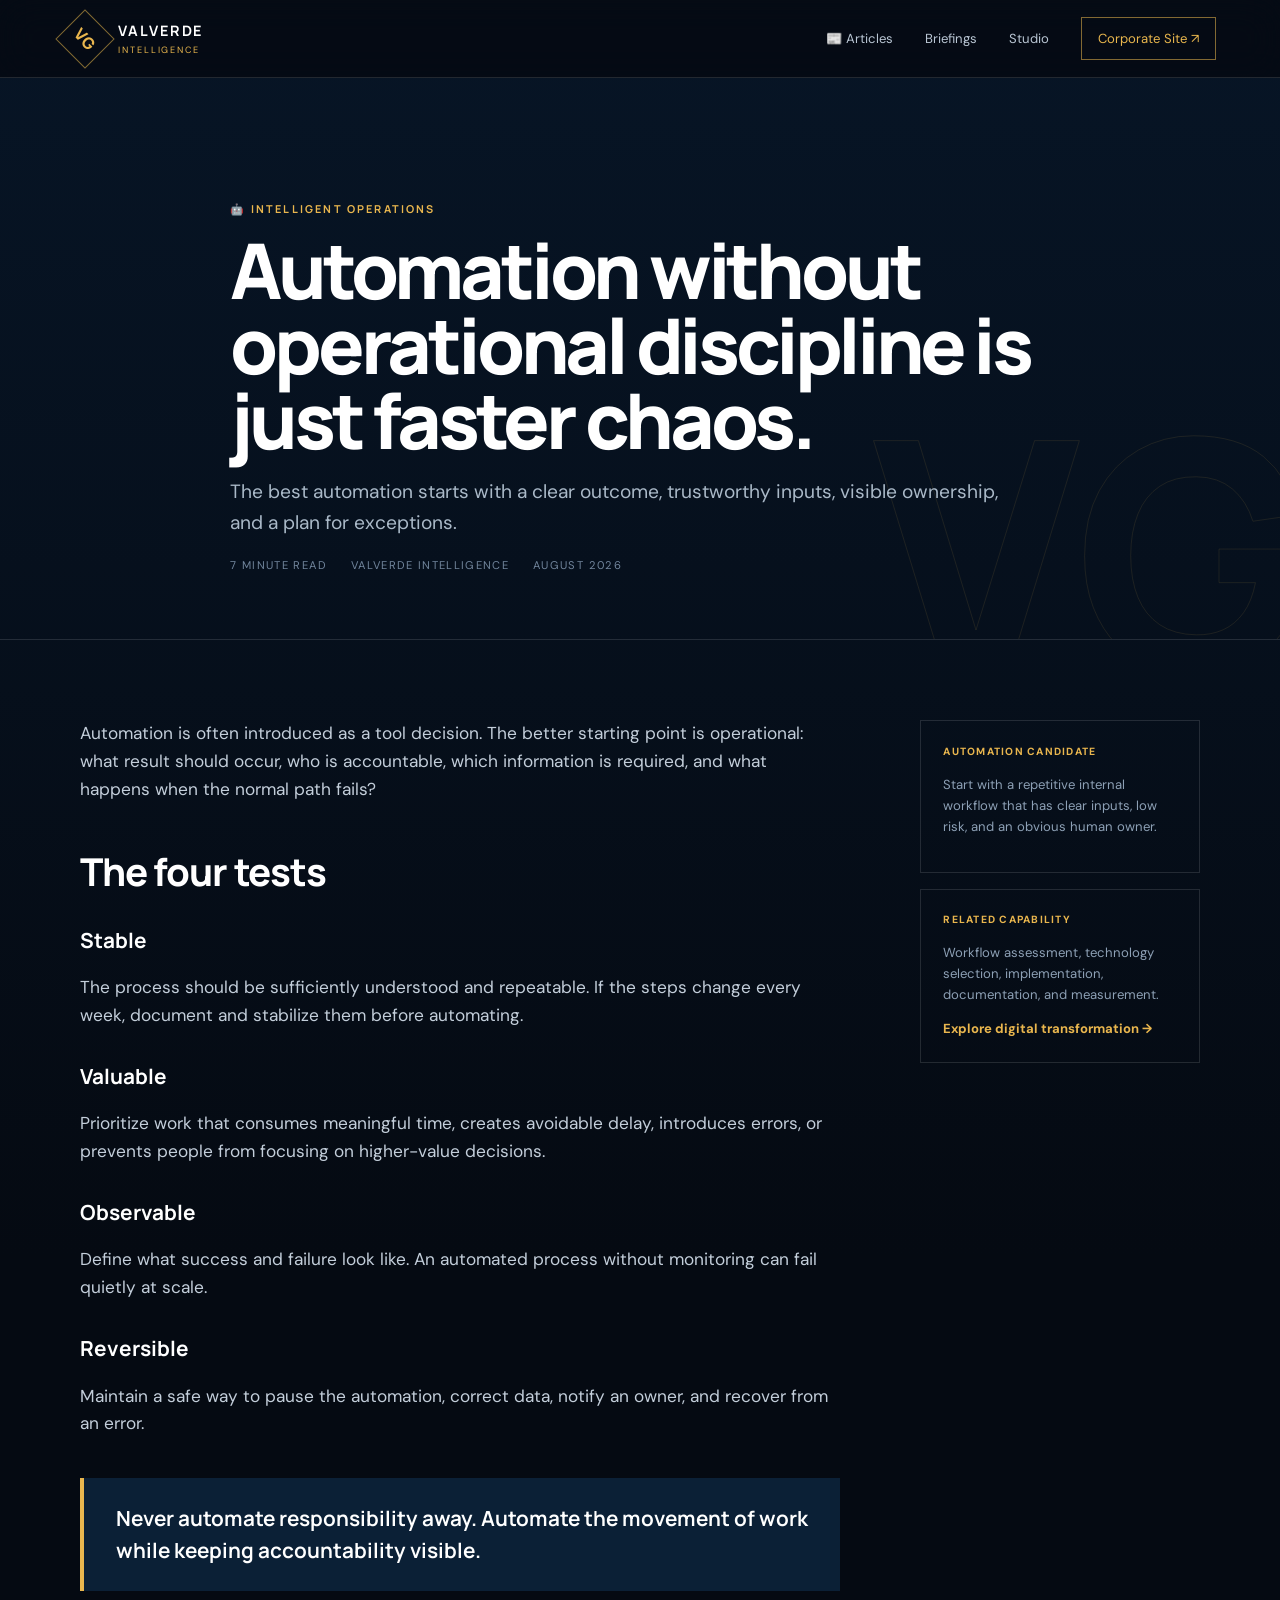
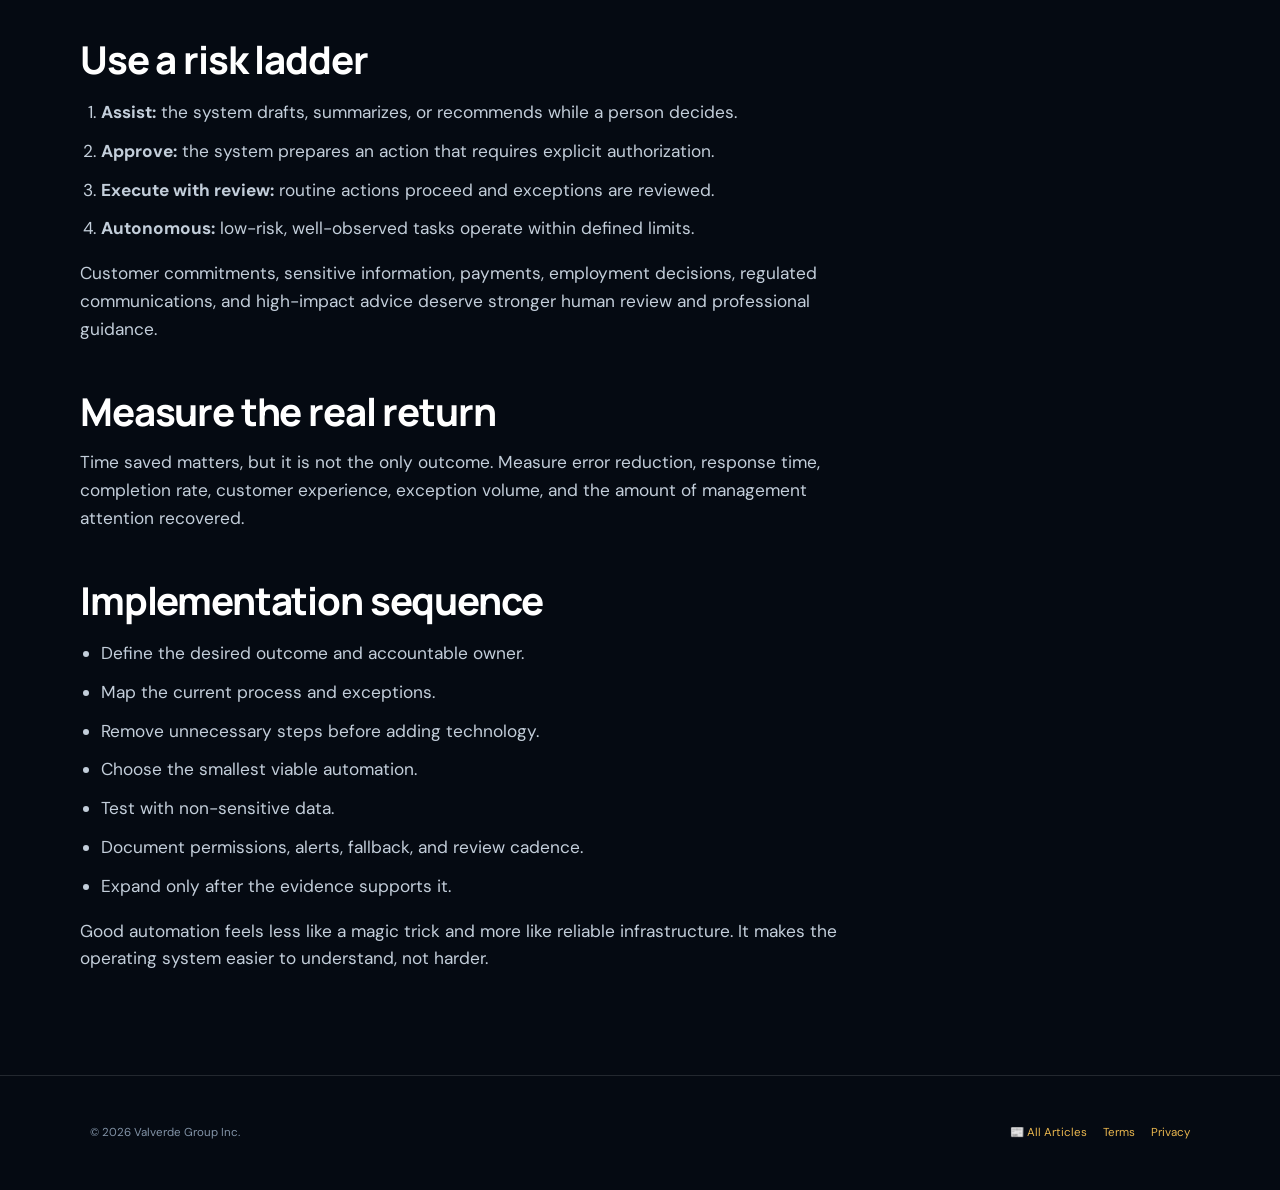
<file: automation-discipline.html>
﻿<!doctype html><html lang="en"><head><meta charset="utf-8"><meta name="viewport" content="width=device-width,initial-scale=1"><meta name="description" content="A disciplined framework for selecting and implementing business automation responsibly."><title>Automation Without Discipline | Valverde Intelligence</title><link rel="preconnect" href="https://fonts.googleapis.com"><link rel="preconnect" href="https://fonts.gstatic.com" crossorigin><link href="https://fonts.googleapis.com/css2?family=DM+Sans:wght@400;500;600;700&family=Manrope:wght@500;600;700;800&display=swap" rel="stylesheet"><link rel="stylesheet" href="styles.css"><link rel="stylesheet" href="article.css"></head><body class="article-page"><header class="site-header"><a class="brand" href="index.html"><span class="brand-mark">VG</span><span><strong>VALVERDE</strong><small>INTELLIGENCE</small></span></a><button class="menu" aria-expanded="false" aria-controls="nav">Menu</button><nav id="nav"><a href="articles.html">📰 Articles</a><a href="index.html#briefings">Briefings</a><a href="index.html#studio">Studio</a><a class="nav-cta" href="https://valverdegroupinc.com/">Corporate Site ↗</a></nav></header><main><header class="article-header"><p class="eyebrow">🤖 Intelligent Operations</p><h1>Automation without operational discipline is just faster chaos.</h1><p class="dek">The best automation starts with a clear outcome, trustworthy inputs, visible ownership, and a plan for exceptions.</p><div class="article-meta"><span>7 minute read</span><span>Valverde Intelligence</span><span>August 2026</span></div></header><div class="article-layout"><article class="article-copy"><p>Automation is often introduced as a tool decision. The better starting point is operational: what result should occur, who is accountable, which information is required, and what happens when the normal path fails?</p><h2>The four tests</h2><h3>Stable</h3><p>The process should be sufficiently understood and repeatable. If the steps change every week, document and stabilize them before automating.</p><h3>Valuable</h3><p>Prioritize work that consumes meaningful time, creates avoidable delay, introduces errors, or prevents people from focusing on higher-value decisions.</p><h3>Observable</h3><p>Define what success and failure look like. An automated process without monitoring can fail quietly at scale.</p><h3>Reversible</h3><p>Maintain a safe way to pause the automation, correct data, notify an owner, and recover from an error.</p><blockquote>Never automate responsibility away. Automate the movement of work while keeping accountability visible.</blockquote><h2>Use a risk ladder</h2><ol><li><strong>Assist:</strong> the system drafts, summarizes, or recommends while a person decides.</li><li><strong>Approve:</strong> the system prepares an action that requires explicit authorization.</li><li><strong>Execute with review:</strong> routine actions proceed and exceptions are reviewed.</li><li><strong>Autonomous:</strong> low-risk, well-observed tasks operate within defined limits.</li></ol><p>Customer commitments, sensitive information, payments, employment decisions, regulated communications, and high-impact advice deserve stronger human review and professional guidance.</p><h2>Measure the real return</h2><p>Time saved matters, but it is not the only outcome. Measure error reduction, response time, completion rate, customer experience, exception volume, and the amount of management attention recovered.</p><h2>Implementation sequence</h2><ul><li>Define the desired outcome and accountable owner.</li><li>Map the current process and exceptions.</li><li>Remove unnecessary steps before adding technology.</li><li>Choose the smallest viable automation.</li><li>Test with non-sensitive data.</li><li>Document permissions, alerts, fallback, and review cadence.</li><li>Expand only after the evidence supports it.</li></ul><p>Good automation feels less like a magic trick and more like reliable infrastructure. It makes the operating system easier to understand, not harder.</p></article><aside class="article-sidebar"><div><strong>Automation candidate</strong><p>Start with a repetitive internal workflow that has clear inputs, low risk, and an obvious human owner.</p></div><div><strong>Related capability</strong><p>Workflow assessment, technology selection, implementation, documentation, and measurement.</p><a href="https://valverdegroupinc.com/">Explore digital transformation →</a></div></aside></div></main><footer class="article-footer"><span>© 2026 Valverde Group Inc.</span><span><a href="articles.html">📰 All Articles</a><a href="terms.html">Terms</a><a href="privacy.html">Privacy</a></span></footer><script src="script.js"></script></body></html>
</file>
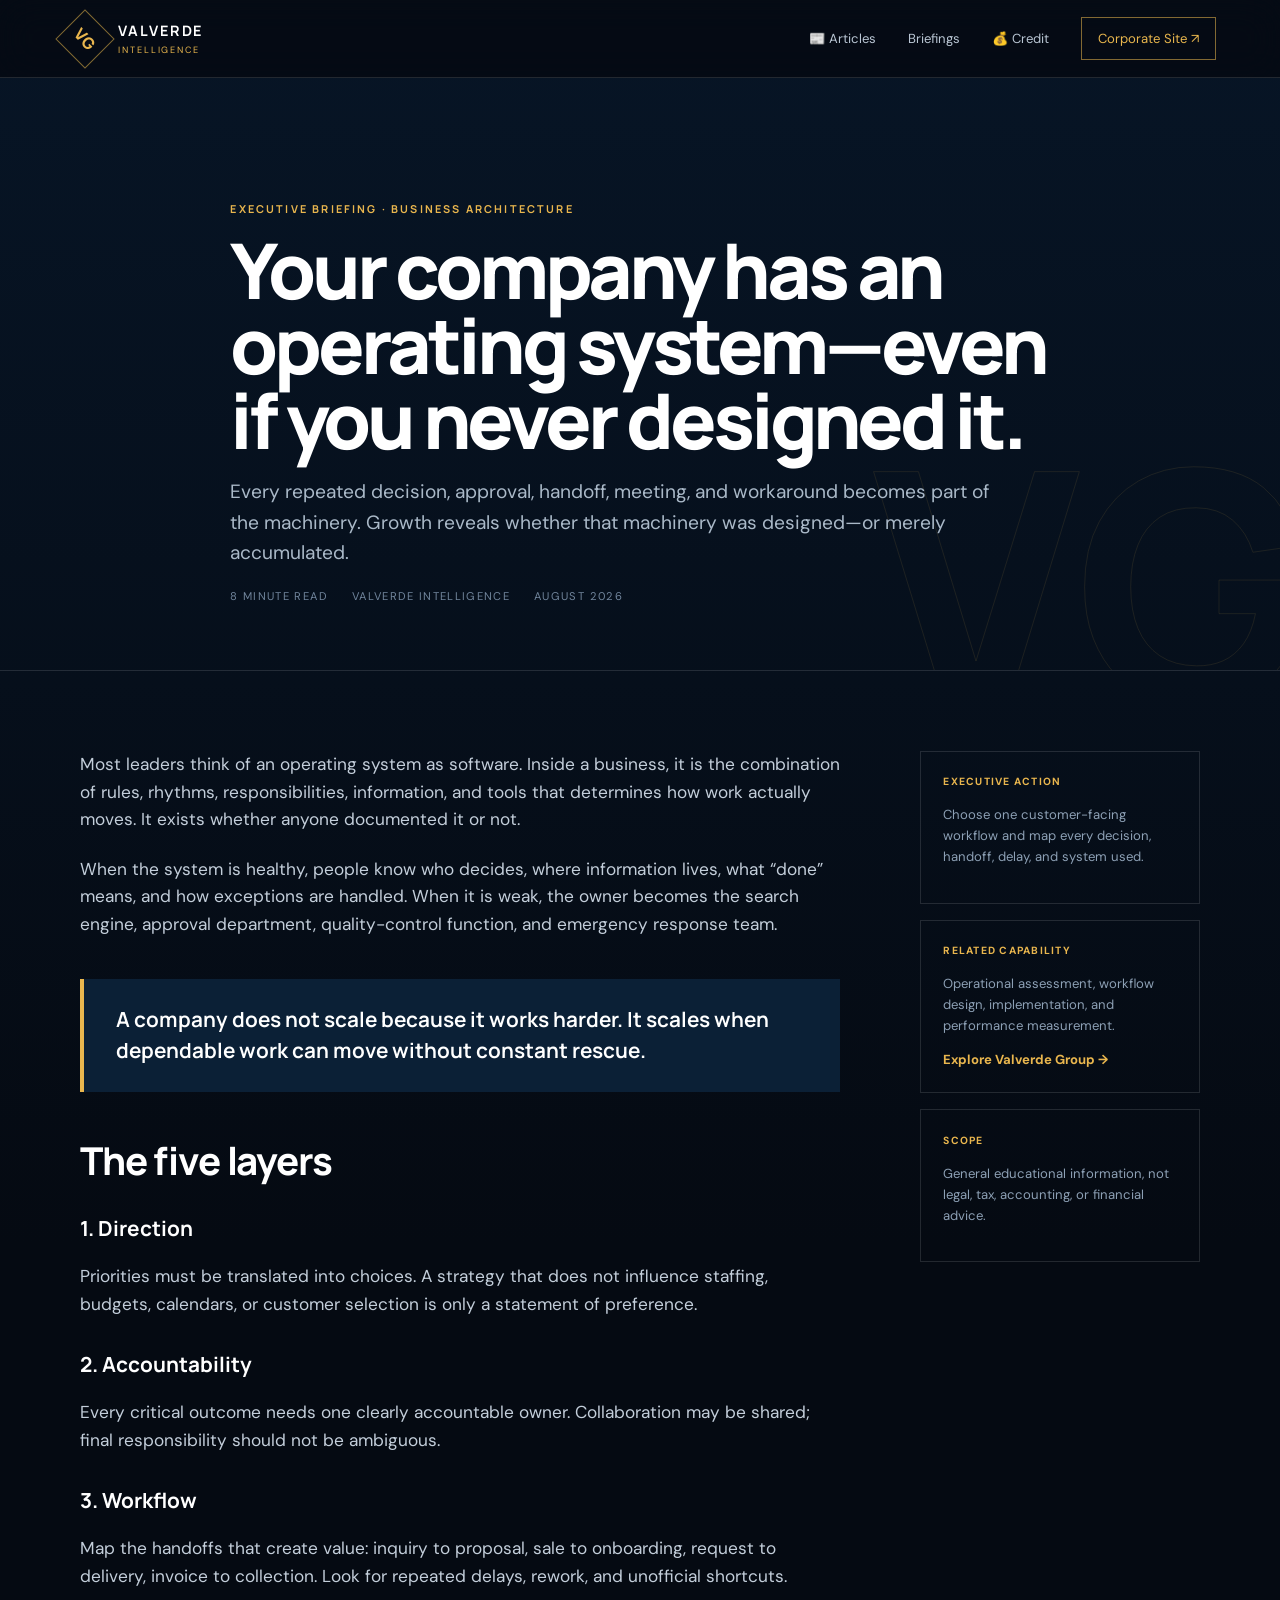
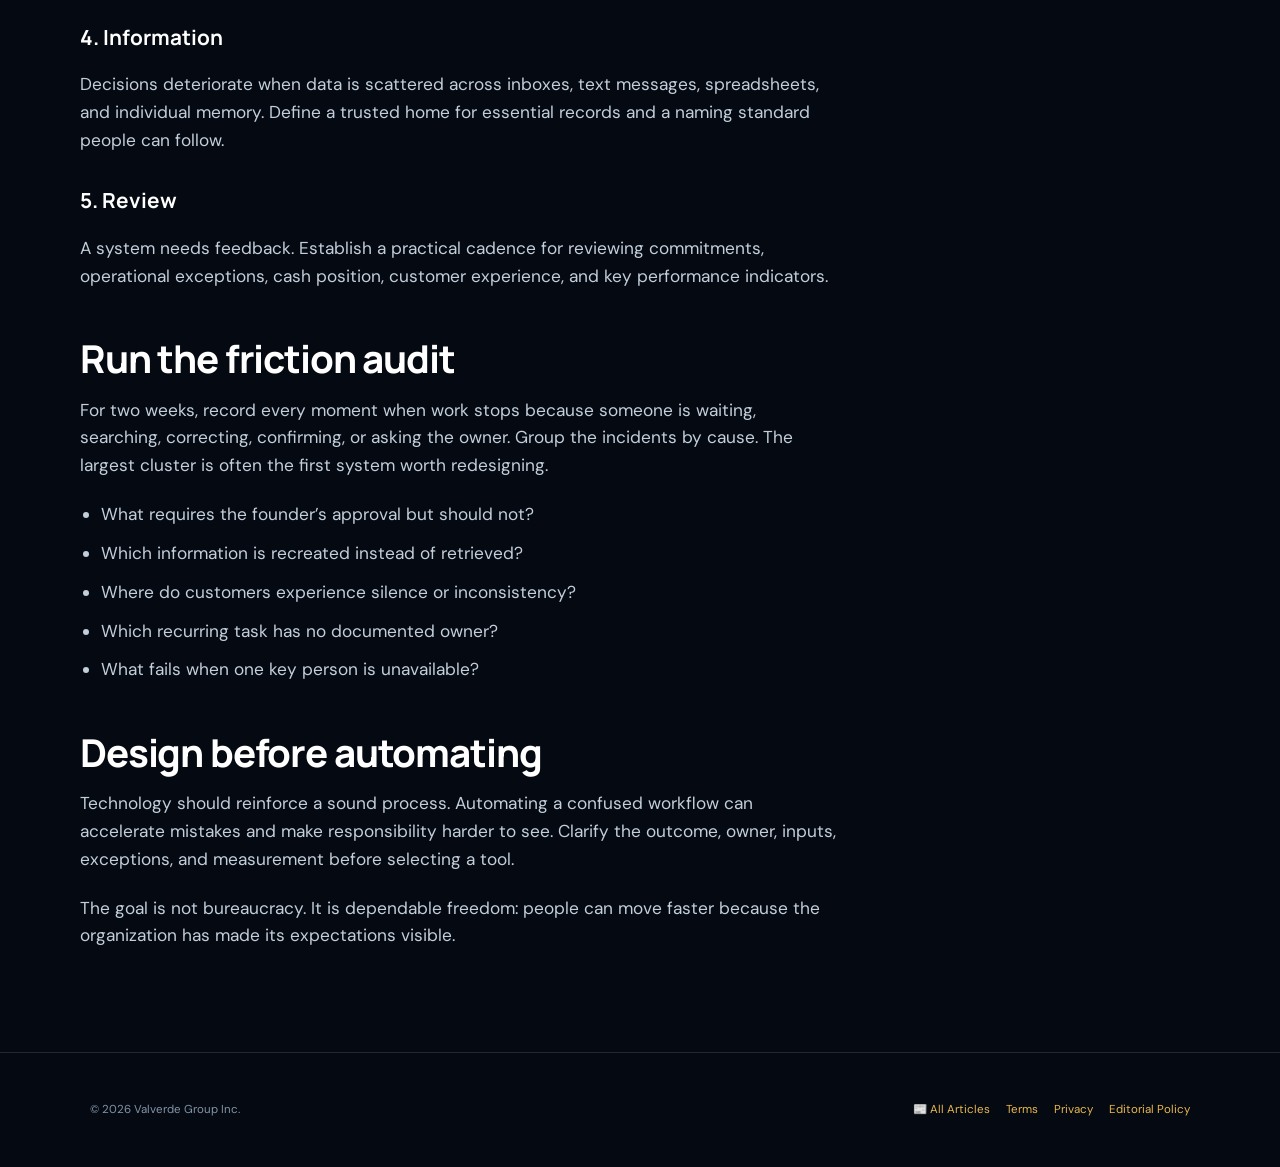
<file: business-operating-system.html>
﻿<!doctype html><html lang="en"><head><meta charset="utf-8"><meta name="viewport" content="width=device-width,initial-scale=1"><meta name="description" content="A practical framework for understanding and improving the operating system behind a growing business."><title>Your Business Operating System | Valverde Intelligence</title><link rel="preconnect" href="https://fonts.googleapis.com"><link rel="preconnect" href="https://fonts.gstatic.com" crossorigin><link href="https://fonts.googleapis.com/css2?family=DM+Sans:wght@400;500;600;700&family=Manrope:wght@500;600;700;800&display=swap" rel="stylesheet"><link rel="stylesheet" href="styles.css"><link rel="stylesheet" href="article.css"></head><body class="article-page"><header class="site-header"><a class="brand" href="index.html"><span class="brand-mark">VG</span><span><strong>VALVERDE</strong><small>INTELLIGENCE</small></span></a><button class="menu" aria-expanded="false" aria-controls="nav">Menu</button><nav id="nav"><a href="articles.html">📰 Articles</a><a href="index.html#briefings">Briefings</a><a href="index.html#credit">💰 Credit</a><a class="nav-cta" href="https://valverdegroupinc.com/">Corporate Site ↗</a></nav></header><main><header class="article-header"><p class="eyebrow">Executive Briefing · Business Architecture</p><h1>Your company has an operating system—even if you never designed it.</h1><p class="dek">Every repeated decision, approval, handoff, meeting, and workaround becomes part of the machinery. Growth reveals whether that machinery was designed—or merely accumulated.</p><div class="article-meta"><span>8 minute read</span><span>Valverde Intelligence</span><span>August 2026</span></div></header><div class="article-layout"><article class="article-copy"><p>Most leaders think of an operating system as software. Inside a business, it is the combination of rules, rhythms, responsibilities, information, and tools that determines how work actually moves. It exists whether anyone documented it or not.</p><p>When the system is healthy, people know who decides, where information lives, what “done” means, and how exceptions are handled. When it is weak, the owner becomes the search engine, approval department, quality-control function, and emergency response team.</p><blockquote>A company does not scale because it works harder. It scales when dependable work can move without constant rescue.</blockquote><h2>The five layers</h2><h3>1. Direction</h3><p>Priorities must be translated into choices. A strategy that does not influence staffing, budgets, calendars, or customer selection is only a statement of preference.</p><h3>2. Accountability</h3><p>Every critical outcome needs one clearly accountable owner. Collaboration may be shared; final responsibility should not be ambiguous.</p><h3>3. Workflow</h3><p>Map the handoffs that create value: inquiry to proposal, sale to onboarding, request to delivery, invoice to collection. Look for repeated delays, rework, and unofficial shortcuts.</p><h3>4. Information</h3><p>Decisions deteriorate when data is scattered across inboxes, text messages, spreadsheets, and individual memory. Define a trusted home for essential records and a naming standard people can follow.</p><h3>5. Review</h3><p>A system needs feedback. Establish a practical cadence for reviewing commitments, operational exceptions, cash position, customer experience, and key performance indicators.</p><h2>Run the friction audit</h2><p>For two weeks, record every moment when work stops because someone is waiting, searching, correcting, confirming, or asking the owner. Group the incidents by cause. The largest cluster is often the first system worth redesigning.</p><ul><li>What requires the founder’s approval but should not?</li><li>Which information is recreated instead of retrieved?</li><li>Where do customers experience silence or inconsistency?</li><li>Which recurring task has no documented owner?</li><li>What fails when one key person is unavailable?</li></ul><h2>Design before automating</h2><p>Technology should reinforce a sound process. Automating a confused workflow can accelerate mistakes and make responsibility harder to see. Clarify the outcome, owner, inputs, exceptions, and measurement before selecting a tool.</p><p>The goal is not bureaucracy. It is dependable freedom: people can move faster because the organization has made its expectations visible.</p></article><aside class="article-sidebar"><div><strong>Executive action</strong><p>Choose one customer-facing workflow and map every decision, handoff, delay, and system used.</p></div><div><strong>Related capability</strong><p>Operational assessment, workflow design, implementation, and performance measurement.</p><a href="https://valverdegroupinc.com/">Explore Valverde Group →</a></div><div><strong>Scope</strong><p>General educational information, not legal, tax, accounting, or financial advice.</p></div></aside></div></main><footer class="article-footer"><span>© 2026 Valverde Group Inc.</span><span><a href="articles.html">📰 All Articles</a><a href="terms.html">Terms</a><a href="privacy.html">Privacy</a><a href="editorial-policy.html">Editorial Policy</a></span></footer><script src="script.js"></script></body></html>
</file>
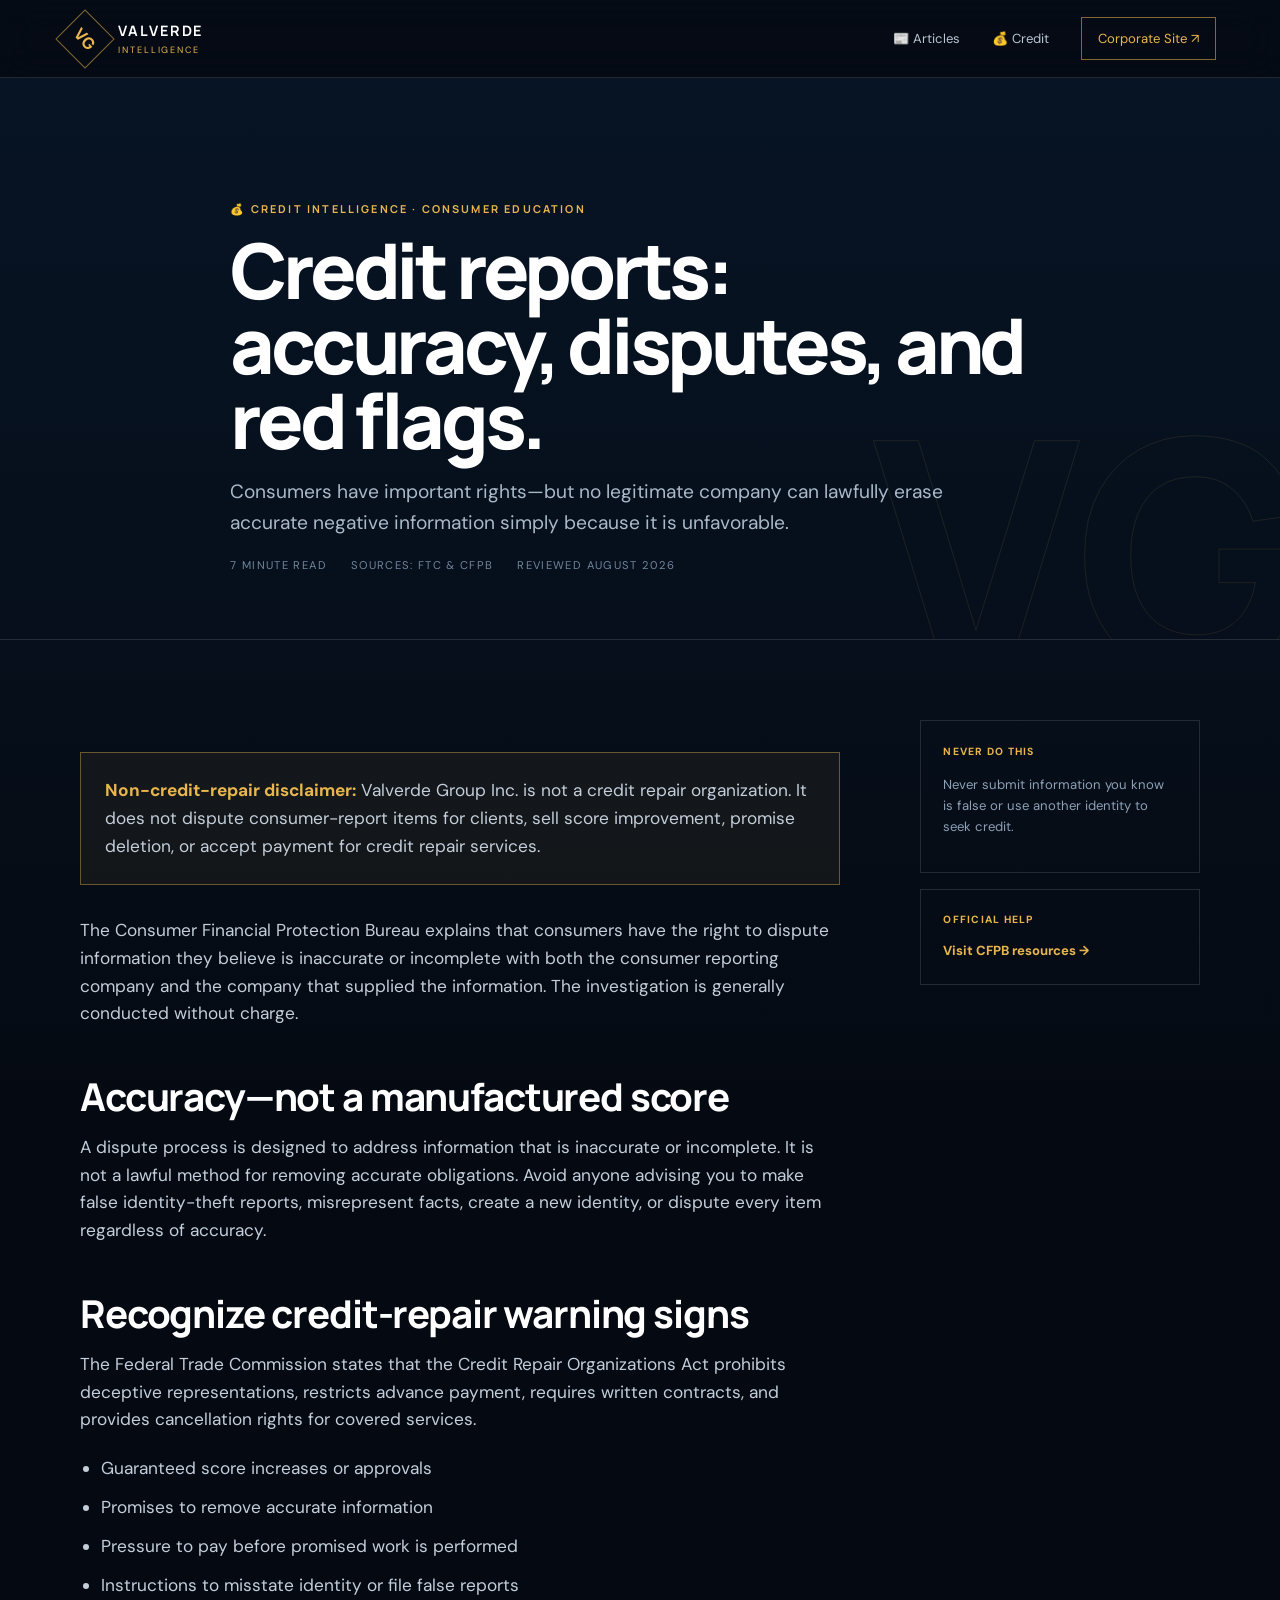
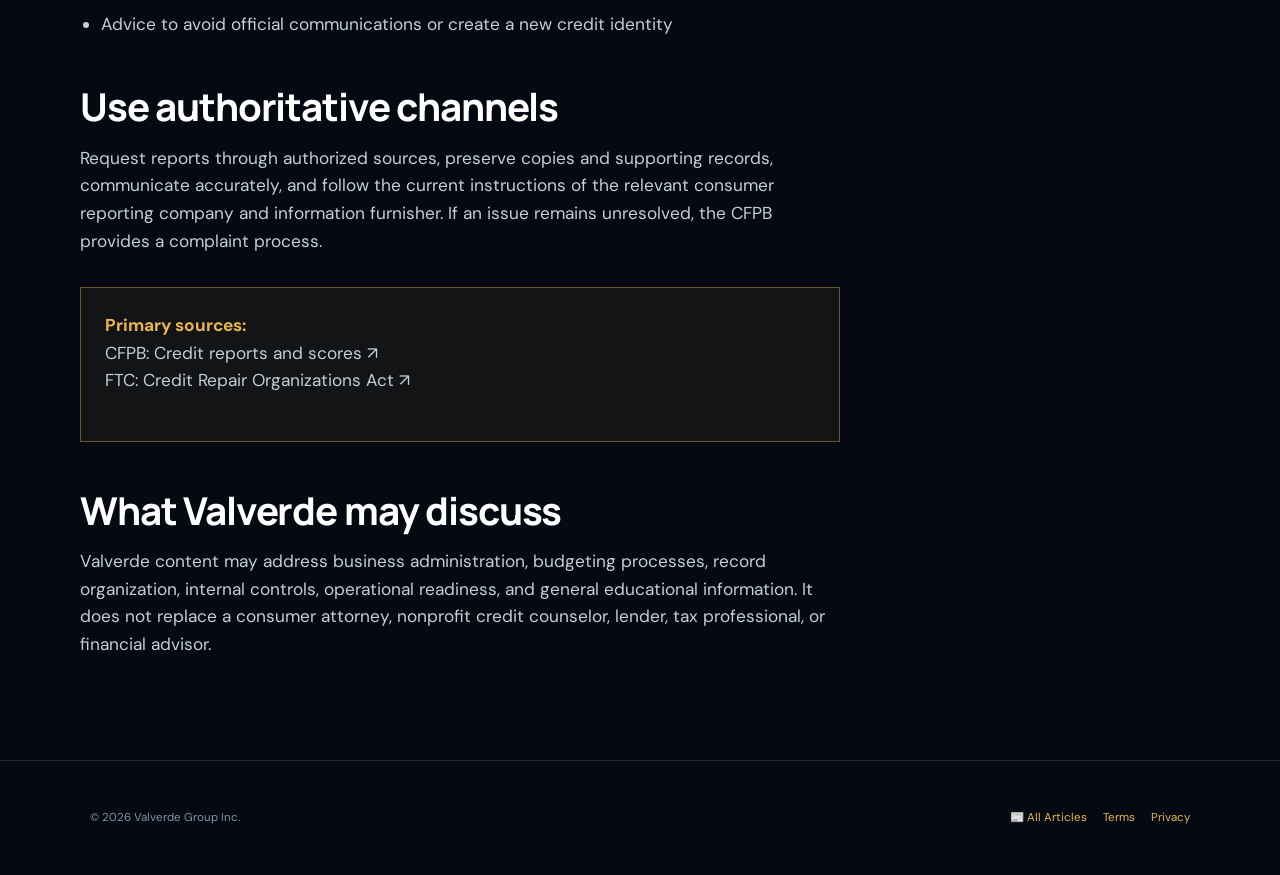
<file: credit-rights.html>
﻿<!doctype html><html lang="en"><head><meta charset="utf-8"><meta name="viewport" content="width=device-width,initial-scale=1"><meta name="description" content="General education on credit report accuracy, disputes, consumer rights, and credit repair warning signs."><title>Credit Reports: Accuracy, Disputes and Red Flags | Valverde Intelligence</title><link href="https://fonts.googleapis.com/css2?family=DM+Sans:wght@400;500;600;700&family=Manrope:wght@500;600;700;800&display=swap" rel="stylesheet"><link rel="stylesheet" href="styles.css"><link rel="stylesheet" href="article.css"></head><body class="article-page"><header class="site-header"><a class="brand" href="index.html"><span class="brand-mark">VG</span><span><strong>VALVERDE</strong><small>INTELLIGENCE</small></span></a><button class="menu" aria-expanded="false" aria-controls="nav">Menu</button><nav id="nav"><a href="articles.html">📰 Articles</a><a href="index.html#credit">💰 Credit</a><a class="nav-cta" href="https://valverdegroupinc.com/">Corporate Site ↗</a></nav></header><main><header class="article-header"><p class="eyebrow">💰 Credit Intelligence · Consumer Education</p><h1>Credit reports: accuracy, disputes, and red flags.</h1><p class="dek">Consumers have important rights—but no legitimate company can lawfully erase accurate negative information simply because it is unfavorable.</p><div class="article-meta"><span>7 minute read</span><span>Sources: FTC & CFPB</span><span>Reviewed August 2026</span></div></header><div class="article-layout"><article class="article-copy"><div class="scope-box"><strong>Non-credit-repair disclaimer:</strong> Valverde Group Inc. is not a credit repair organization. It does not dispute consumer-report items for clients, sell score improvement, promise deletion, or accept payment for credit repair services.</div><p>The Consumer Financial Protection Bureau explains that consumers have the right to dispute information they believe is inaccurate or incomplete with both the consumer reporting company and the company that supplied the information. The investigation is generally conducted without charge.</p><h2>Accuracy—not a manufactured score</h2><p>A dispute process is designed to address information that is inaccurate or incomplete. It is not a lawful method for removing accurate obligations. Avoid anyone advising you to make false identity-theft reports, misrepresent facts, create a new identity, or dispute every item regardless of accuracy.</p><h2>Recognize credit-repair warning signs</h2><p>The Federal Trade Commission states that the Credit Repair Organizations Act prohibits deceptive representations, restricts advance payment, requires written contracts, and provides cancellation rights for covered services.</p><ul><li>Guaranteed score increases or approvals</li><li>Promises to remove accurate information</li><li>Pressure to pay before promised work is performed</li><li>Instructions to misstate identity or file false reports</li><li>Advice to avoid official communications or create a new credit identity</li></ul><h2>Use authoritative channels</h2><p>Request reports through authorized sources, preserve copies and supporting records, communicate accurately, and follow the current instructions of the relevant consumer reporting company and information furnisher. If an issue remains unresolved, the CFPB provides a complaint process.</p><div class="source-box"><strong>Primary sources:</strong><p><a href="https://www.consumerfinance.gov/consumer-tools/credit-reports-and-scores/" target="_blank" rel="noopener">CFPB: Credit reports and scores ↗</a><br><a href="https://www.ftc.gov/legal-library/browse/statutes/credit-repair-organizations-act" target="_blank" rel="noopener">FTC: Credit Repair Organizations Act ↗</a></p></div><h2>What Valverde may discuss</h2><p>Valverde content may address business administration, budgeting processes, record organization, internal controls, operational readiness, and general educational information. It does not replace a consumer attorney, nonprofit credit counselor, lender, tax professional, or financial advisor.</p></article><aside class="article-sidebar"><div><strong>Never do this</strong><p>Never submit information you know is false or use another identity to seek credit.</p></div><div><strong>Official help</strong><a href="https://www.consumerfinance.gov/consumer-tools/credit-reports-and-scores/">Visit CFPB resources →</a></div></aside></div></main><footer class="article-footer"><span>© 2026 Valverde Group Inc.</span><span><a href="articles.html">📰 All Articles</a><a href="terms.html">Terms</a><a href="privacy.html">Privacy</a></span></footer><script src="script.js"></script></body></html>
</file>
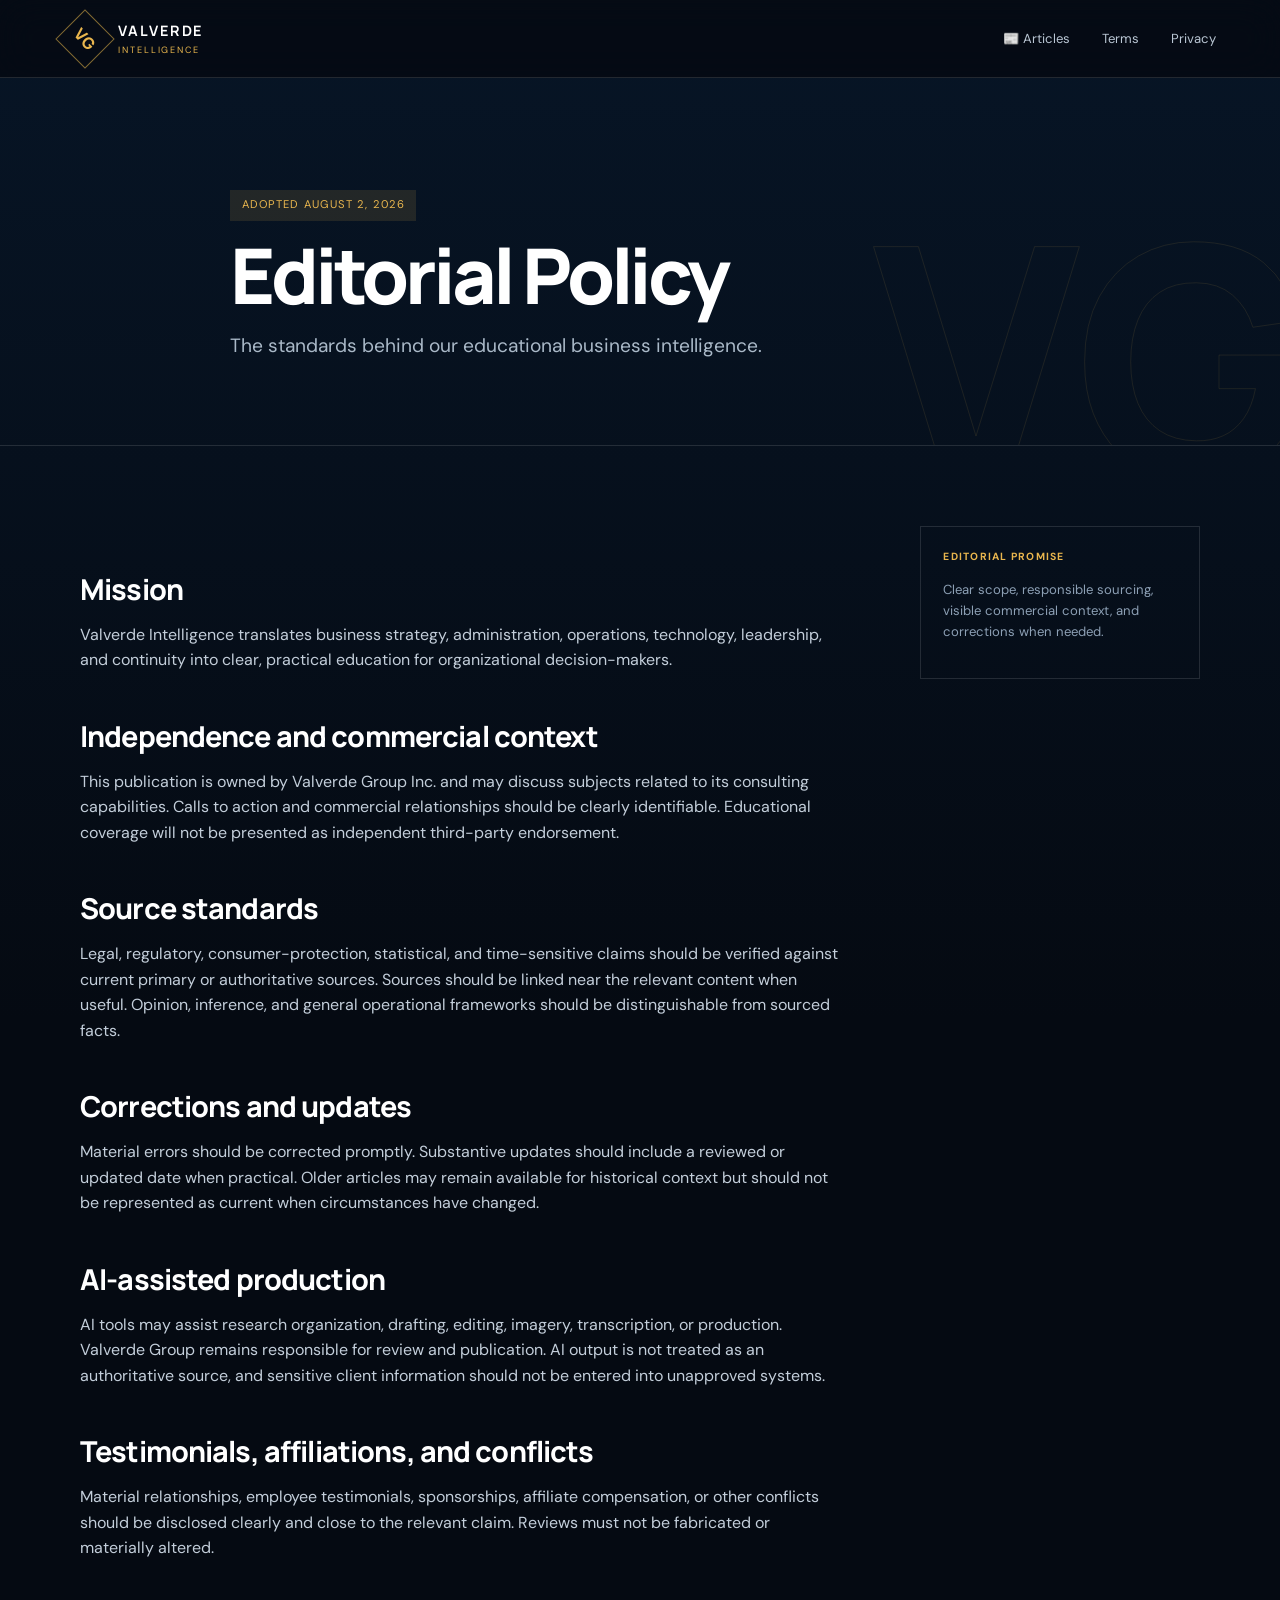
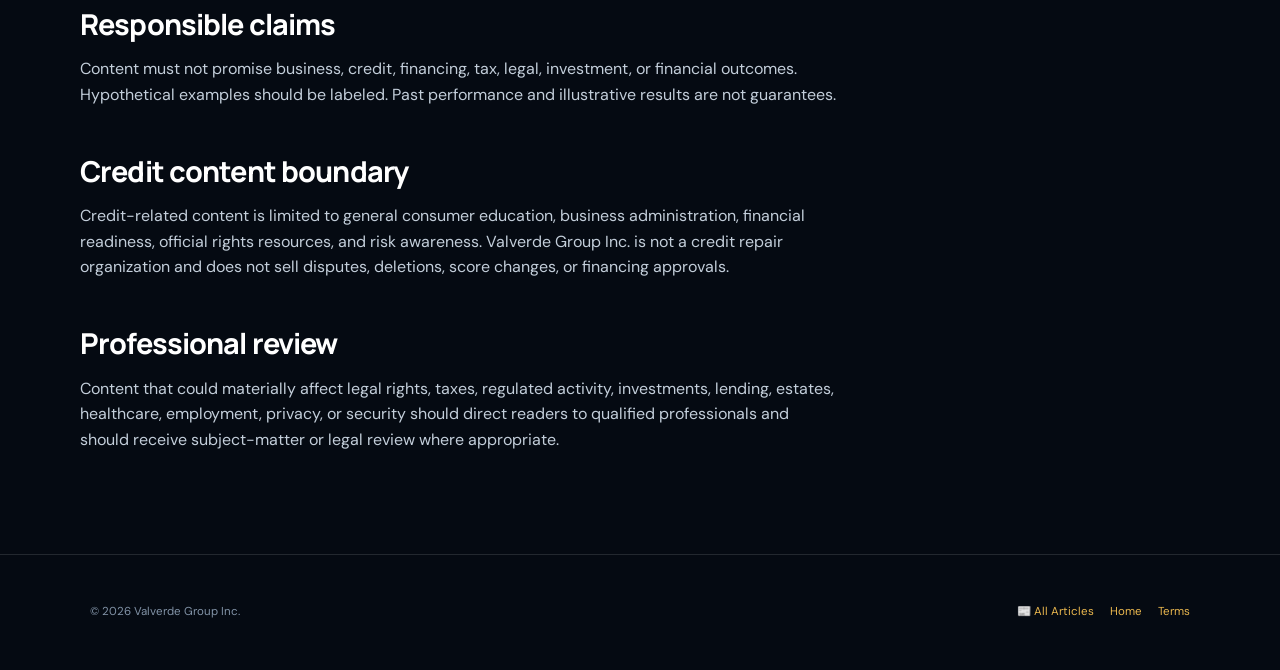
<file: editorial-policy.html>
﻿<!doctype html><html lang="en"><head><meta charset="utf-8"><meta name="viewport" content="width=device-width,initial-scale=1"><meta name="description" content="Editorial standards for Valverde Intelligence."><title>Editorial Policy | Valverde Intelligence</title><link href="https://fonts.googleapis.com/css2?family=DM+Sans:wght@400;500;600;700&family=Manrope:wght@500;600;700;800&display=swap" rel="stylesheet"><link rel="stylesheet" href="styles.css"><link rel="stylesheet" href="article.css"></head><body class="article-page legal-page"><header class="site-header"><a class="brand" href="index.html"><span class="brand-mark">VG</span><span><strong>VALVERDE</strong><small>INTELLIGENCE</small></span></a><nav><a href="articles.html">📰 Articles</a><a href="terms.html">Terms</a><a href="privacy.html">Privacy</a></nav></header><main><header class="article-header"><span class="legal-date">ADOPTED AUGUST 2, 2026</span><h1>Editorial Policy</h1><p class="dek">The standards behind our educational business intelligence.</p></header><div class="article-layout"><article class="article-copy"><h2>Mission</h2><p>Valverde Intelligence translates business strategy, administration, operations, technology, leadership, and continuity into clear, practical education for organizational decision-makers.</p><h2>Independence and commercial context</h2><p>This publication is owned by Valverde Group Inc. and may discuss subjects related to its consulting capabilities. Calls to action and commercial relationships should be clearly identifiable. Educational coverage will not be presented as independent third-party endorsement.</p><h2>Source standards</h2><p>Legal, regulatory, consumer-protection, statistical, and time-sensitive claims should be verified against current primary or authoritative sources. Sources should be linked near the relevant content when useful. Opinion, inference, and general operational frameworks should be distinguishable from sourced facts.</p><h2>Corrections and updates</h2><p>Material errors should be corrected promptly. Substantive updates should include a reviewed or updated date when practical. Older articles may remain available for historical context but should not be represented as current when circumstances have changed.</p><h2>AI-assisted production</h2><p>AI tools may assist research organization, drafting, editing, imagery, transcription, or production. Valverde Group remains responsible for review and publication. AI output is not treated as an authoritative source, and sensitive client information should not be entered into unapproved systems.</p><h2>Testimonials, affiliations, and conflicts</h2><p>Material relationships, employee testimonials, sponsorships, affiliate compensation, or other conflicts should be disclosed clearly and close to the relevant claim. Reviews must not be fabricated or materially altered.</p><h2>Responsible claims</h2><p>Content must not promise business, credit, financing, tax, legal, investment, or financial outcomes. Hypothetical examples should be labeled. Past performance and illustrative results are not guarantees.</p><h2>Credit content boundary</h2><p>Credit-related content is limited to general consumer education, business administration, financial readiness, official rights resources, and risk awareness. Valverde Group Inc. is not a credit repair organization and does not sell disputes, deletions, score changes, or financing approvals.</p><h2>Professional review</h2><p>Content that could materially affect legal rights, taxes, regulated activity, investments, lending, estates, healthcare, employment, privacy, or security should direct readers to qualified professionals and should receive subject-matter or legal review where appropriate.</p></article><aside class="article-sidebar"><div><strong>Editorial promise</strong><p>Clear scope, responsible sourcing, visible commercial context, and corrections when needed.</p></div></aside></div></main><footer class="article-footer"><span>© 2026 Valverde Group Inc.</span><span><a href="articles.html">📰 All Articles</a><a href="index.html">Home</a><a href="terms.html">Terms</a></span></footer></body></html>
</file>
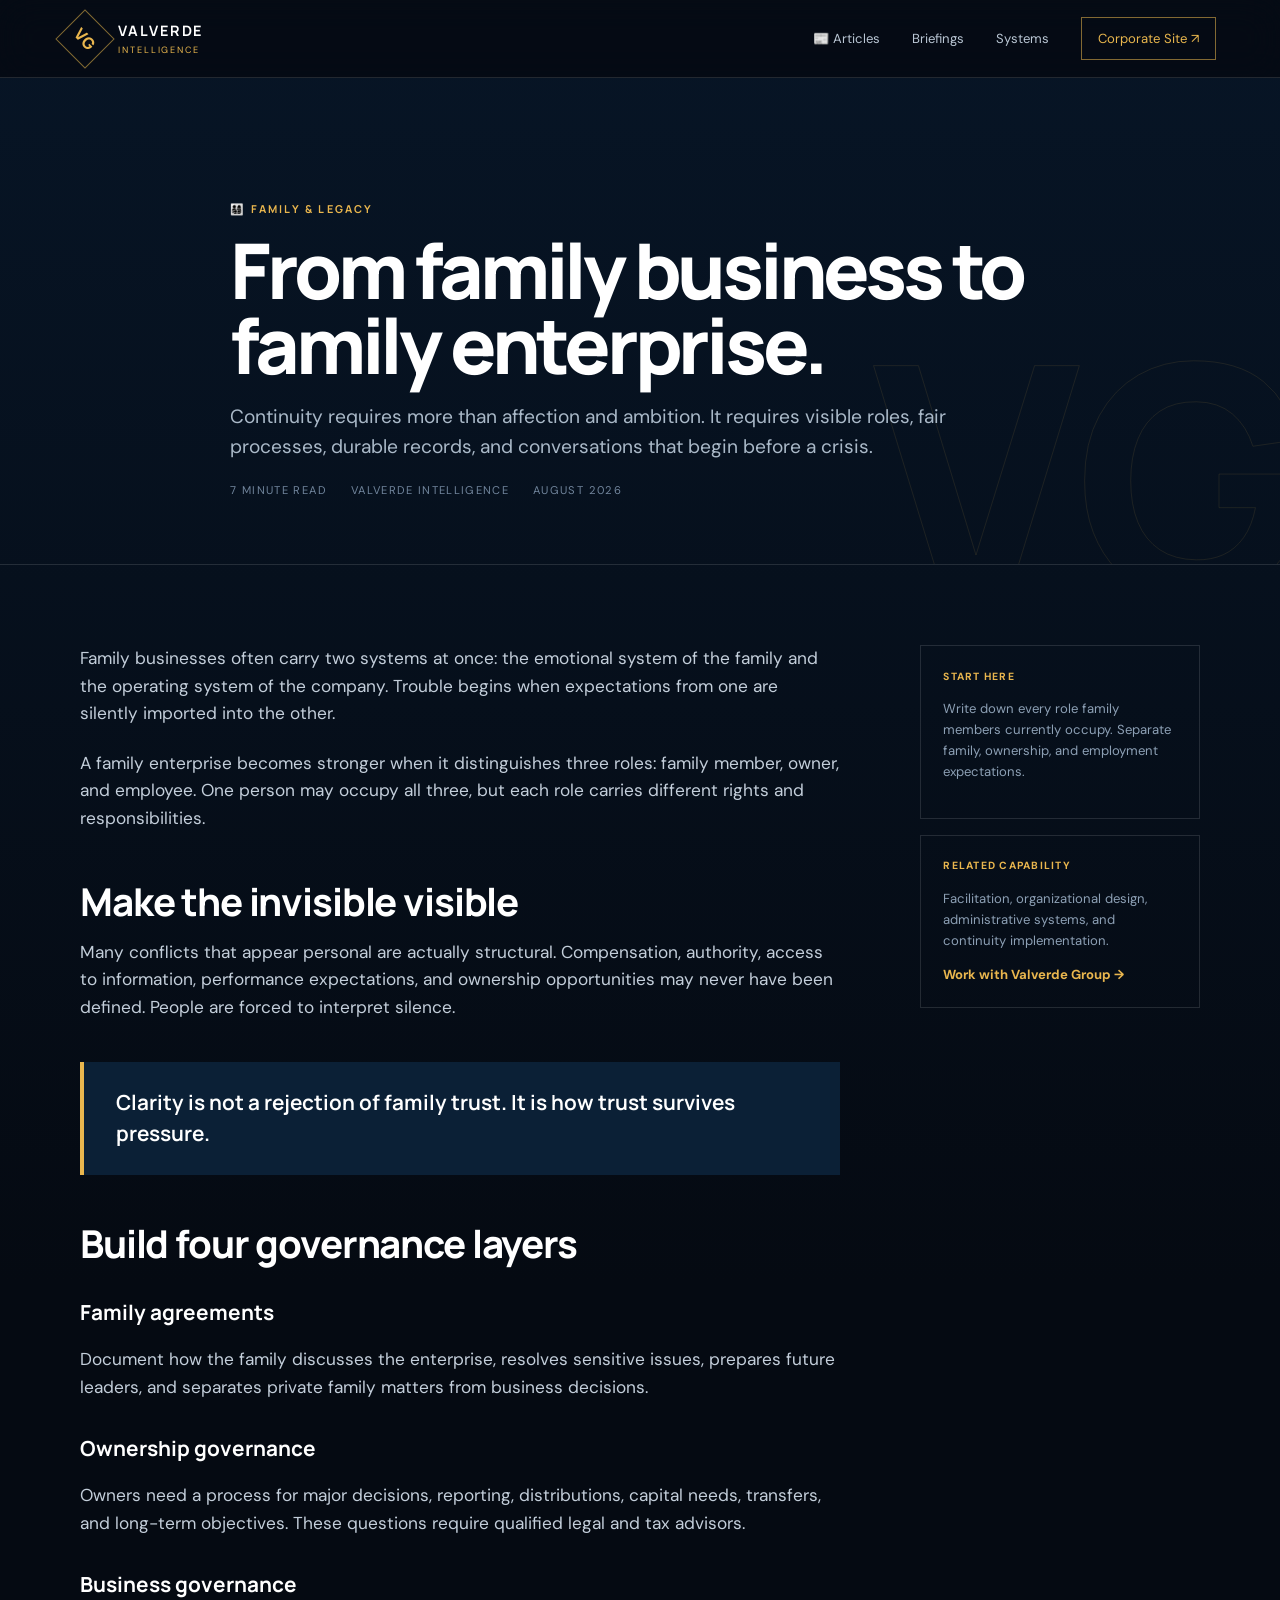
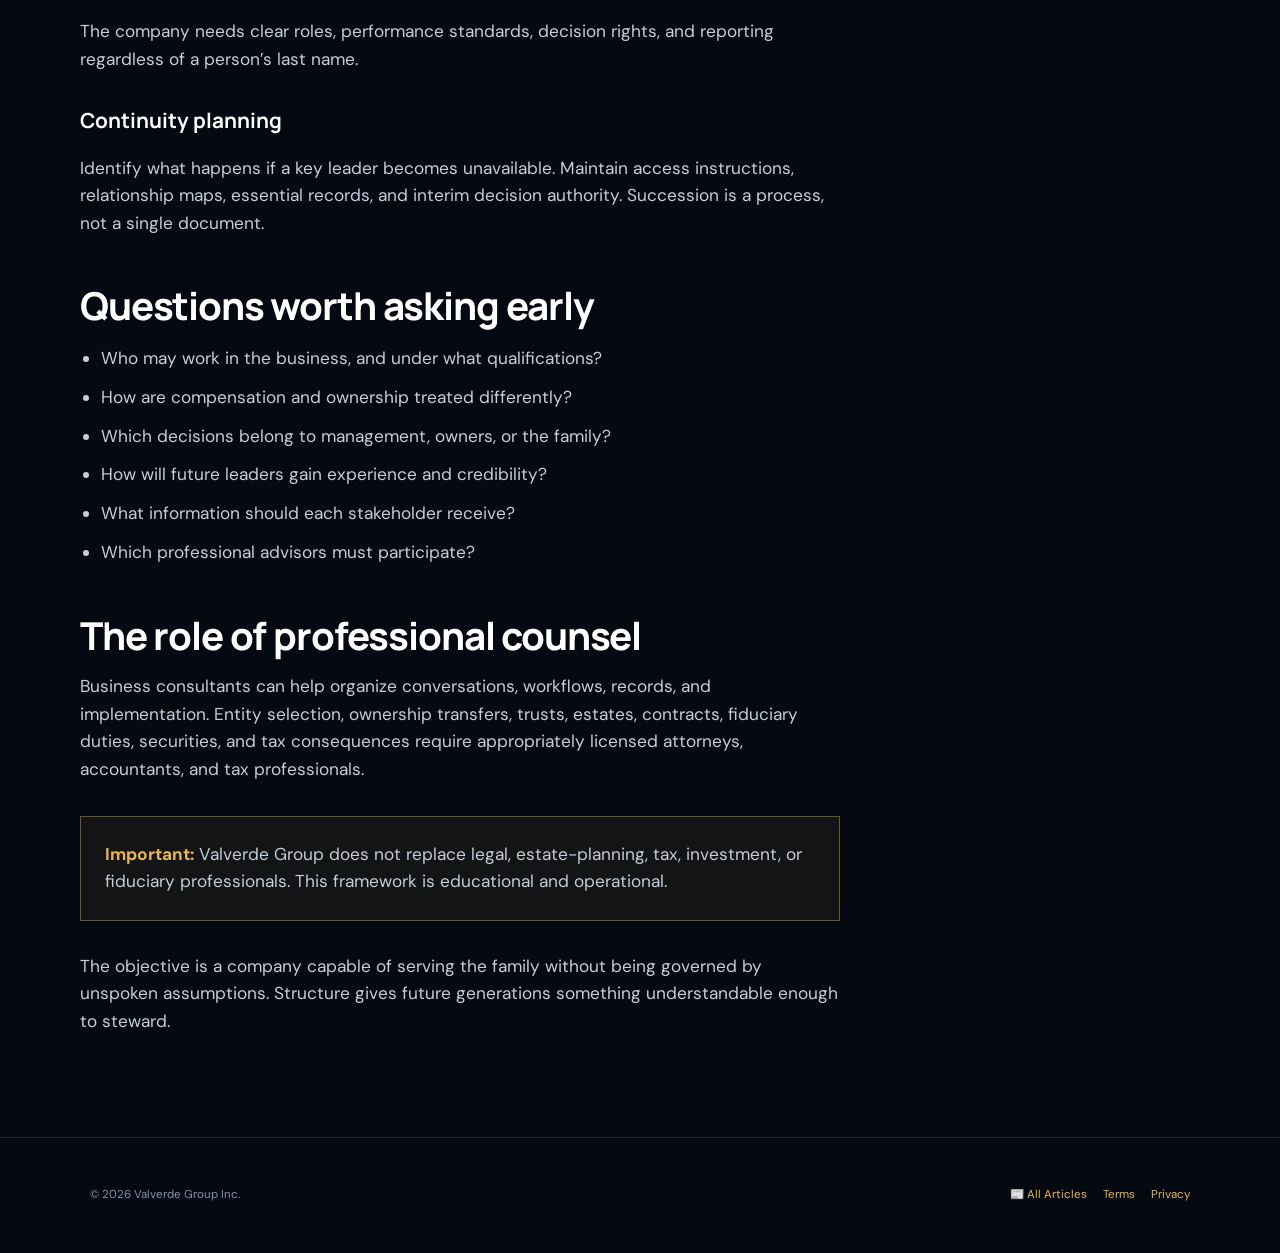
<file: family-enterprise.html>
﻿<!doctype html><html lang="en"><head><meta charset="utf-8"><meta name="viewport" content="width=device-width,initial-scale=1"><meta name="description" content="A practical framework for strengthening roles, governance, and continuity in a family enterprise."><title>From Family Business to Family Enterprise | Valverde Intelligence</title><link rel="preconnect" href="https://fonts.googleapis.com"><link rel="preconnect" href="https://fonts.gstatic.com" crossorigin><link href="https://fonts.googleapis.com/css2?family=DM+Sans:wght@400;500;600;700&family=Manrope:wght@500;600;700;800&display=swap" rel="stylesheet"><link rel="stylesheet" href="styles.css"><link rel="stylesheet" href="article.css"></head><body class="article-page"><header class="site-header"><a class="brand" href="index.html"><span class="brand-mark">VG</span><span><strong>VALVERDE</strong><small>INTELLIGENCE</small></span></a><button class="menu" aria-expanded="false" aria-controls="nav">Menu</button><nav id="nav"><a href="articles.html">📰 Articles</a><a href="index.html#briefings">Briefings</a><a href="index.html#systems">Systems</a><a class="nav-cta" href="https://valverdegroupinc.com/">Corporate Site ↗</a></nav></header><main><header class="article-header"><p class="eyebrow">👨‍👩‍👧‍👦 Family & Legacy</p><h1>From family business to family enterprise.</h1><p class="dek">Continuity requires more than affection and ambition. It requires visible roles, fair processes, durable records, and conversations that begin before a crisis.</p><div class="article-meta"><span>7 minute read</span><span>Valverde Intelligence</span><span>August 2026</span></div></header><div class="article-layout"><article class="article-copy"><p>Family businesses often carry two systems at once: the emotional system of the family and the operating system of the company. Trouble begins when expectations from one are silently imported into the other.</p><p>A family enterprise becomes stronger when it distinguishes three roles: family member, owner, and employee. One person may occupy all three, but each role carries different rights and responsibilities.</p><h2>Make the invisible visible</h2><p>Many conflicts that appear personal are actually structural. Compensation, authority, access to information, performance expectations, and ownership opportunities may never have been defined. People are forced to interpret silence.</p><blockquote>Clarity is not a rejection of family trust. It is how trust survives pressure.</blockquote><h2>Build four governance layers</h2><h3>Family agreements</h3><p>Document how the family discusses the enterprise, resolves sensitive issues, prepares future leaders, and separates private family matters from business decisions.</p><h3>Ownership governance</h3><p>Owners need a process for major decisions, reporting, distributions, capital needs, transfers, and long-term objectives. These questions require qualified legal and tax advisors.</p><h3>Business governance</h3><p>The company needs clear roles, performance standards, decision rights, and reporting regardless of a person’s last name.</p><h3>Continuity planning</h3><p>Identify what happens if a key leader becomes unavailable. Maintain access instructions, relationship maps, essential records, and interim decision authority. Succession is a process, not a single document.</p><h2>Questions worth asking early</h2><ul><li>Who may work in the business, and under what qualifications?</li><li>How are compensation and ownership treated differently?</li><li>Which decisions belong to management, owners, or the family?</li><li>How will future leaders gain experience and credibility?</li><li>What information should each stakeholder receive?</li><li>Which professional advisors must participate?</li></ul><h2>The role of professional counsel</h2><p>Business consultants can help organize conversations, workflows, records, and implementation. Entity selection, ownership transfers, trusts, estates, contracts, fiduciary duties, securities, and tax consequences require appropriately licensed attorneys, accountants, and tax professionals.</p><div class="scope-box"><strong>Important:</strong> Valverde Group does not replace legal, estate-planning, tax, investment, or fiduciary professionals. This framework is educational and operational.</div><p>The objective is a company capable of serving the family without being governed by unspoken assumptions. Structure gives future generations something understandable enough to steward.</p></article><aside class="article-sidebar"><div><strong>Start here</strong><p>Write down every role family members currently occupy. Separate family, ownership, and employment expectations.</p></div><div><strong>Related capability</strong><p>Facilitation, organizational design, administrative systems, and continuity implementation.</p><a href="https://valverdegroupinc.com/">Work with Valverde Group →</a></div></aside></div></main><footer class="article-footer"><span>© 2026 Valverde Group Inc.</span><span><a href="articles.html">📰 All Articles</a><a href="terms.html">Terms</a><a href="privacy.html">Privacy</a></span></footer><script src="script.js"></script></body></html>
</file>
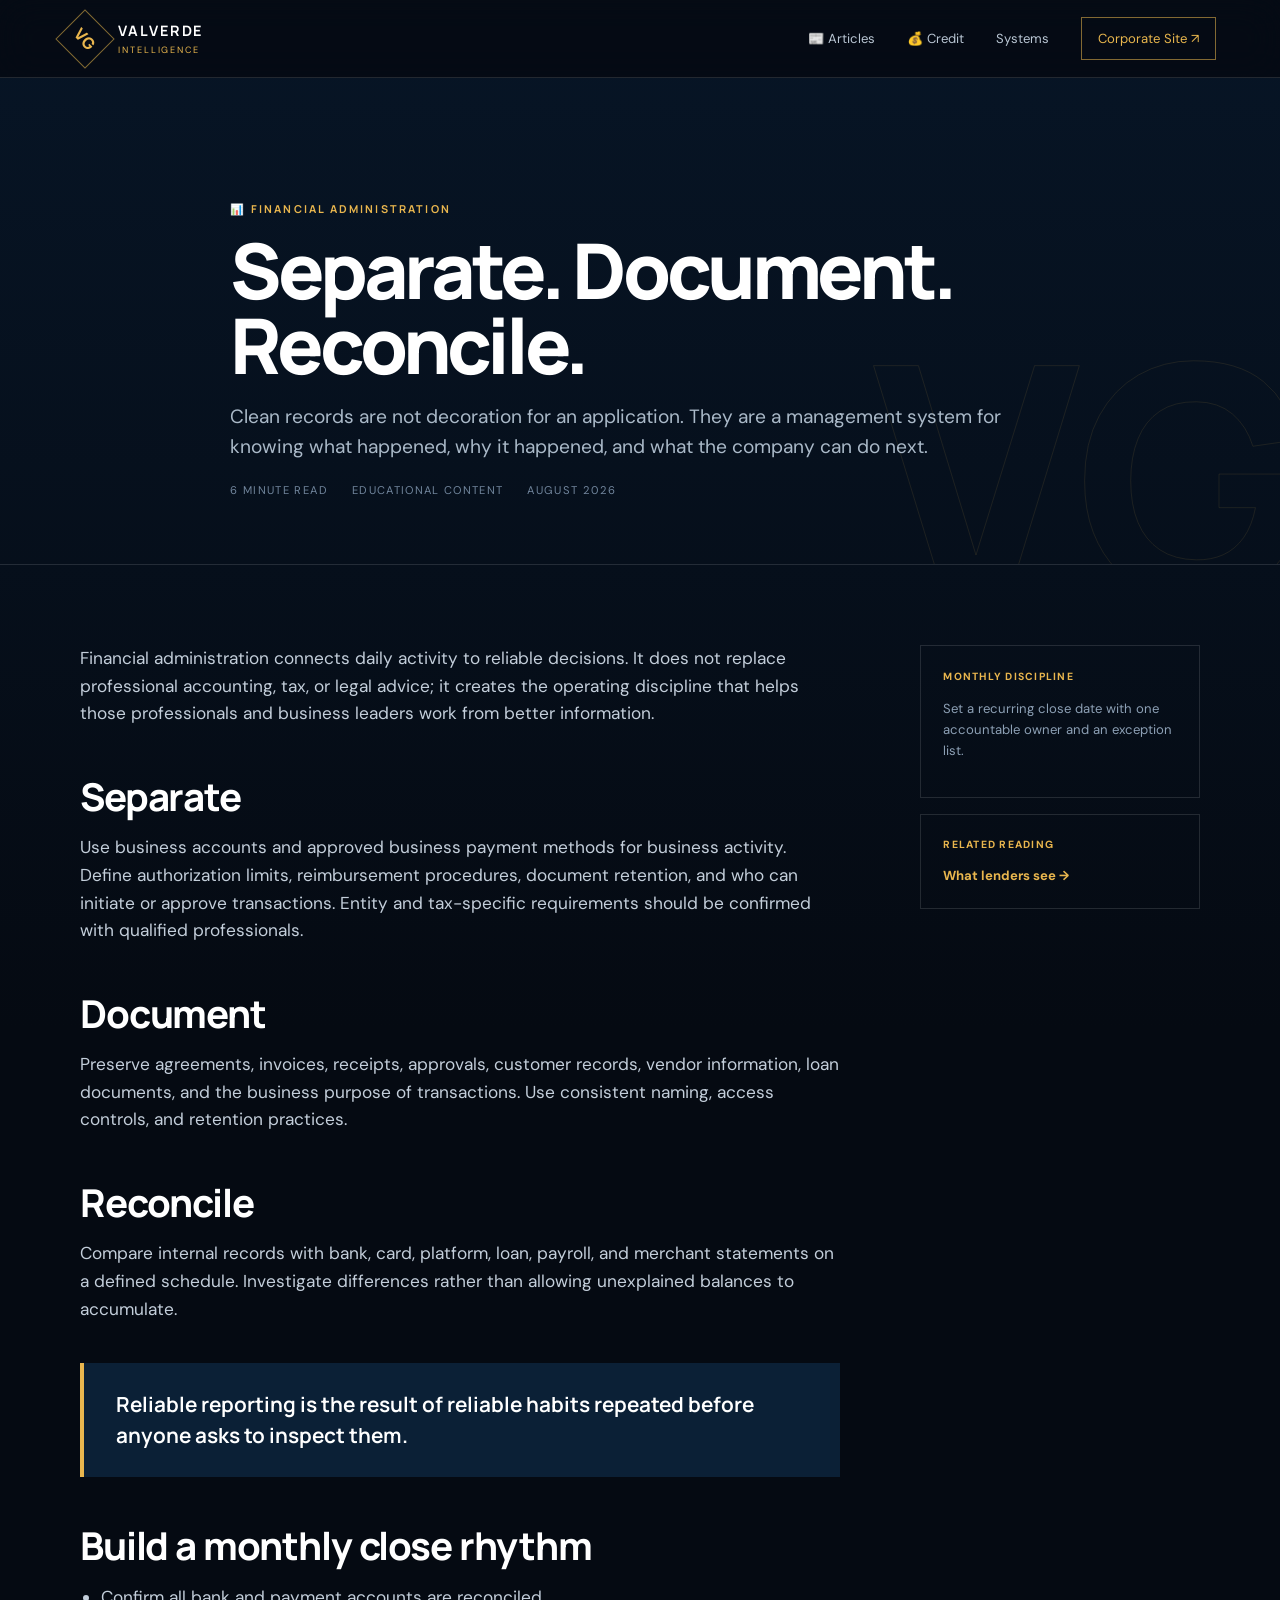
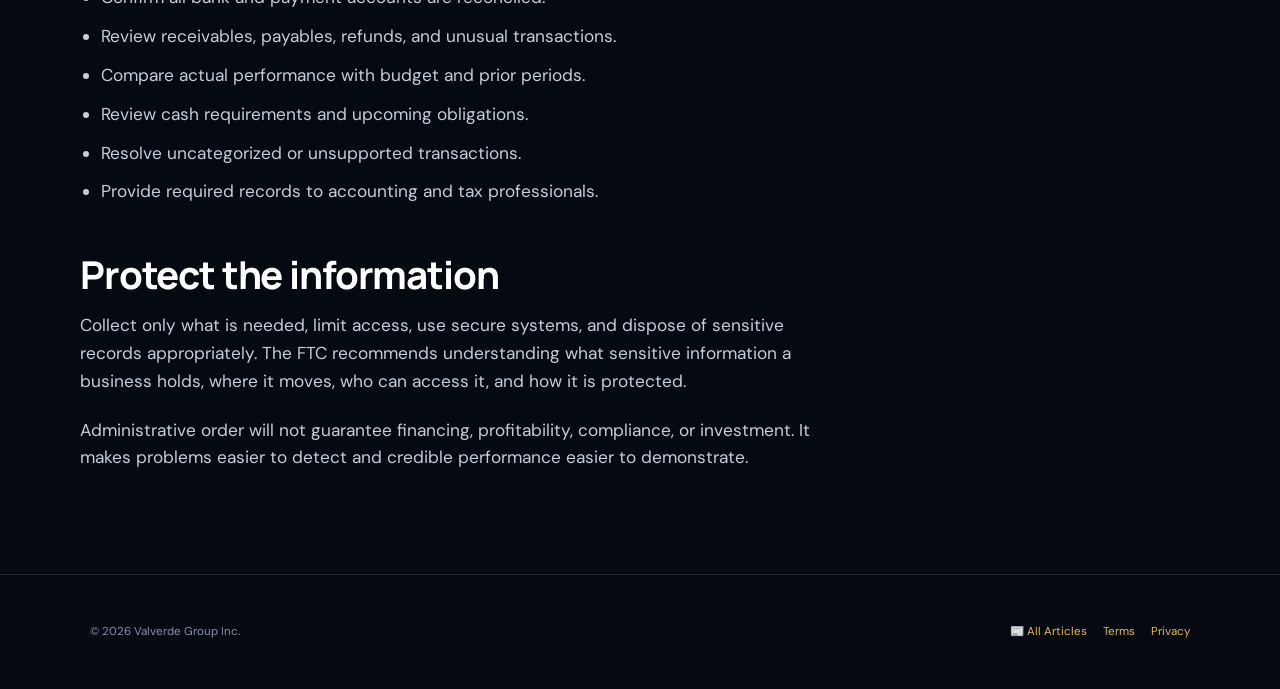
<file: financial-administration.html>
﻿<!doctype html><html lang="en"><head><meta charset="utf-8"><meta name="viewport" content="width=device-width,initial-scale=1"><meta name="description" content="Why separation, documentation, and reconciliation form the administrative backbone of a credible business."><title>Separate, Document, Reconcile | Valverde Intelligence</title><link href="https://fonts.googleapis.com/css2?family=DM+Sans:wght@400;500;600;700&family=Manrope:wght@500;600;700;800&display=swap" rel="stylesheet"><link rel="stylesheet" href="styles.css"><link rel="stylesheet" href="article.css"></head><body class="article-page"><header class="site-header"><a class="brand" href="index.html"><span class="brand-mark">VG</span><span><strong>VALVERDE</strong><small>INTELLIGENCE</small></span></a><button class="menu" aria-expanded="false" aria-controls="nav">Menu</button><nav id="nav"><a href="articles.html">📰 Articles</a><a href="index.html#credit">💰 Credit</a><a href="index.html#systems">Systems</a><a class="nav-cta" href="https://valverdegroupinc.com/">Corporate Site ↗</a></nav></header><main><header class="article-header"><p class="eyebrow">📊 Financial Administration</p><h1>Separate. Document. Reconcile.</h1><p class="dek">Clean records are not decoration for an application. They are a management system for knowing what happened, why it happened, and what the company can do next.</p><div class="article-meta"><span>6 minute read</span><span>Educational content</span><span>August 2026</span></div></header><div class="article-layout"><article class="article-copy"><p>Financial administration connects daily activity to reliable decisions. It does not replace professional accounting, tax, or legal advice; it creates the operating discipline that helps those professionals and business leaders work from better information.</p><h2>Separate</h2><p>Use business accounts and approved business payment methods for business activity. Define authorization limits, reimbursement procedures, document retention, and who can initiate or approve transactions. Entity and tax-specific requirements should be confirmed with qualified professionals.</p><h2>Document</h2><p>Preserve agreements, invoices, receipts, approvals, customer records, vendor information, loan documents, and the business purpose of transactions. Use consistent naming, access controls, and retention practices.</p><h2>Reconcile</h2><p>Compare internal records with bank, card, platform, loan, payroll, and merchant statements on a defined schedule. Investigate differences rather than allowing unexplained balances to accumulate.</p><blockquote>Reliable reporting is the result of reliable habits repeated before anyone asks to inspect them.</blockquote><h2>Build a monthly close rhythm</h2><ul><li>Confirm all bank and payment accounts are reconciled.</li><li>Review receivables, payables, refunds, and unusual transactions.</li><li>Compare actual performance with budget and prior periods.</li><li>Review cash requirements and upcoming obligations.</li><li>Resolve uncategorized or unsupported transactions.</li><li>Provide required records to accounting and tax professionals.</li></ul><h2>Protect the information</h2><p>Collect only what is needed, limit access, use secure systems, and dispose of sensitive records appropriately. The FTC recommends understanding what sensitive information a business holds, where it moves, who can access it, and how it is protected.</p><p>Administrative order will not guarantee financing, profitability, compliance, or investment. It makes problems easier to detect and credible performance easier to demonstrate.</p></article><aside class="article-sidebar"><div><strong>Monthly discipline</strong><p>Set a recurring close date with one accountable owner and an exception list.</p></div><div><strong>Related reading</strong><a href="lender-readiness.html">What lenders see →</a></div></aside></div></main><footer class="article-footer"><span>© 2026 Valverde Group Inc.</span><span><a href="articles.html">📰 All Articles</a><a href="terms.html">Terms</a><a href="privacy.html">Privacy</a></span></footer><script src="script.js"></script></body></html>
</file>
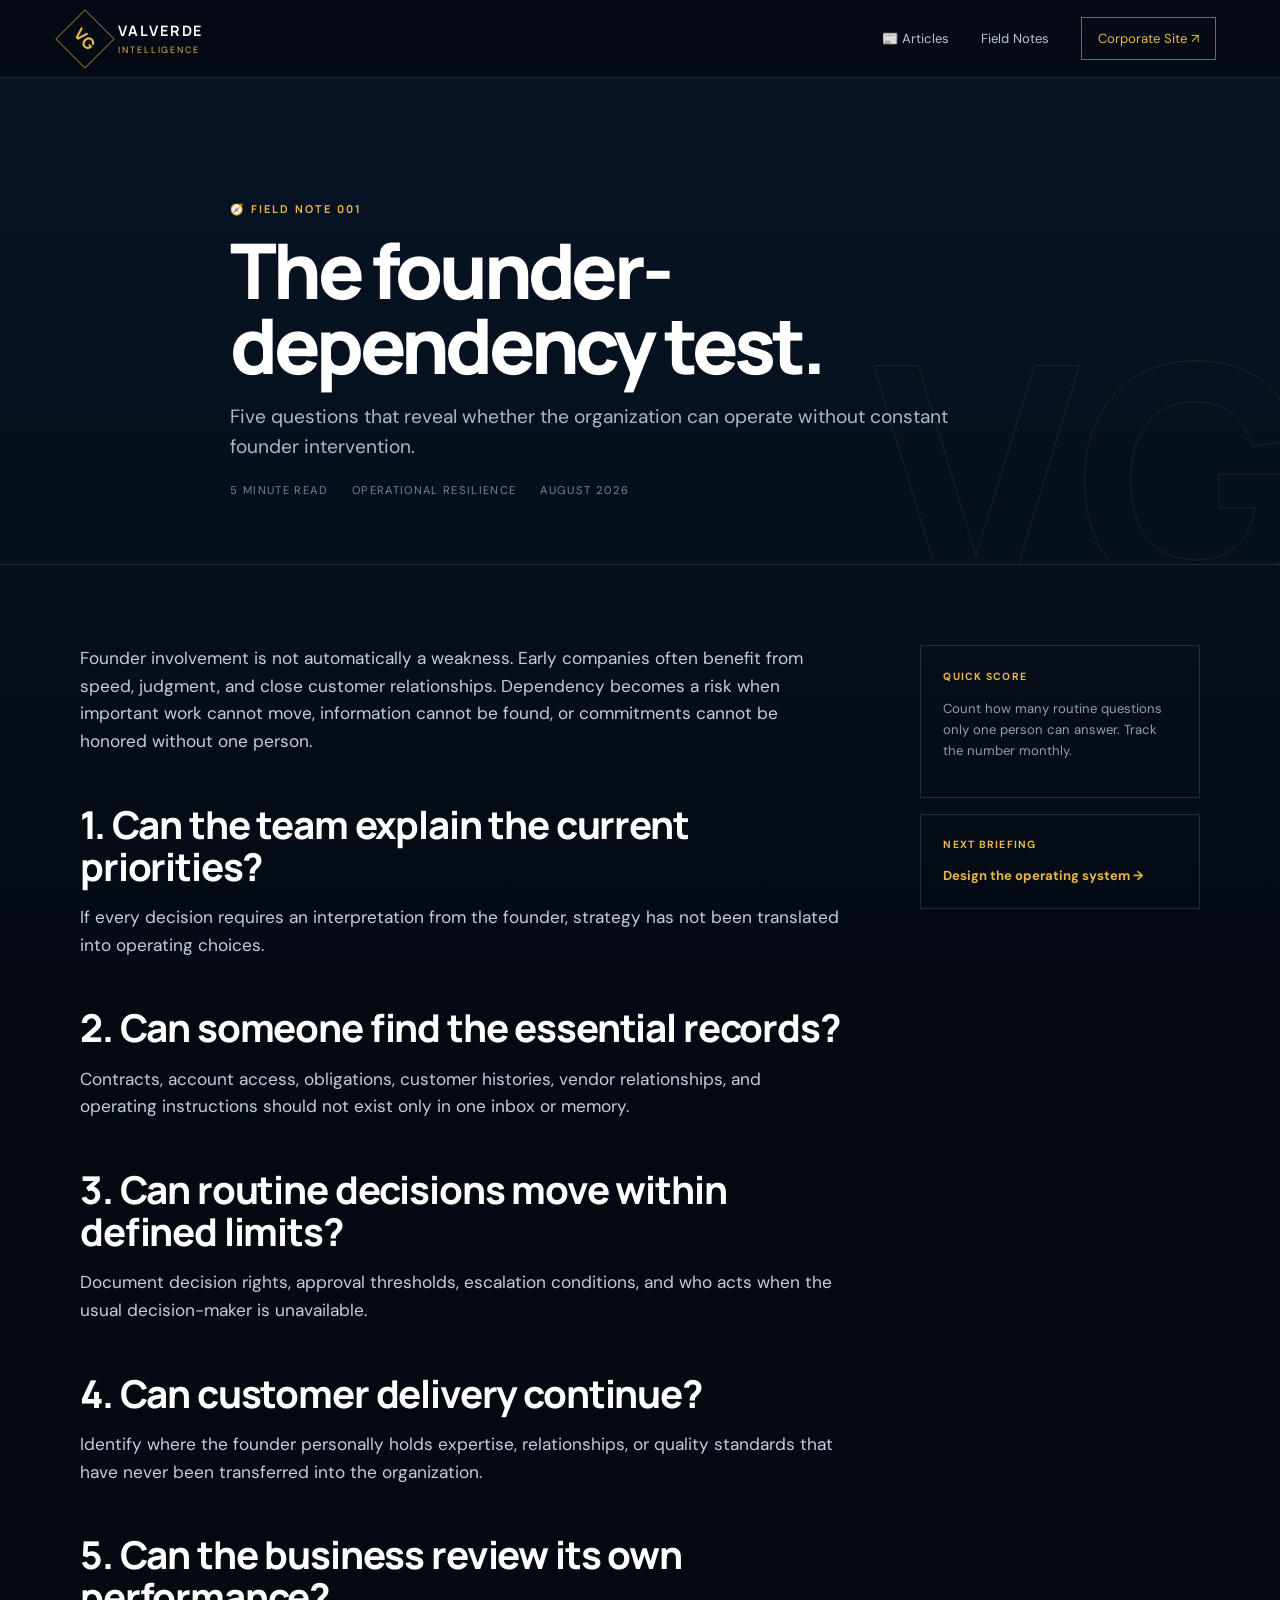
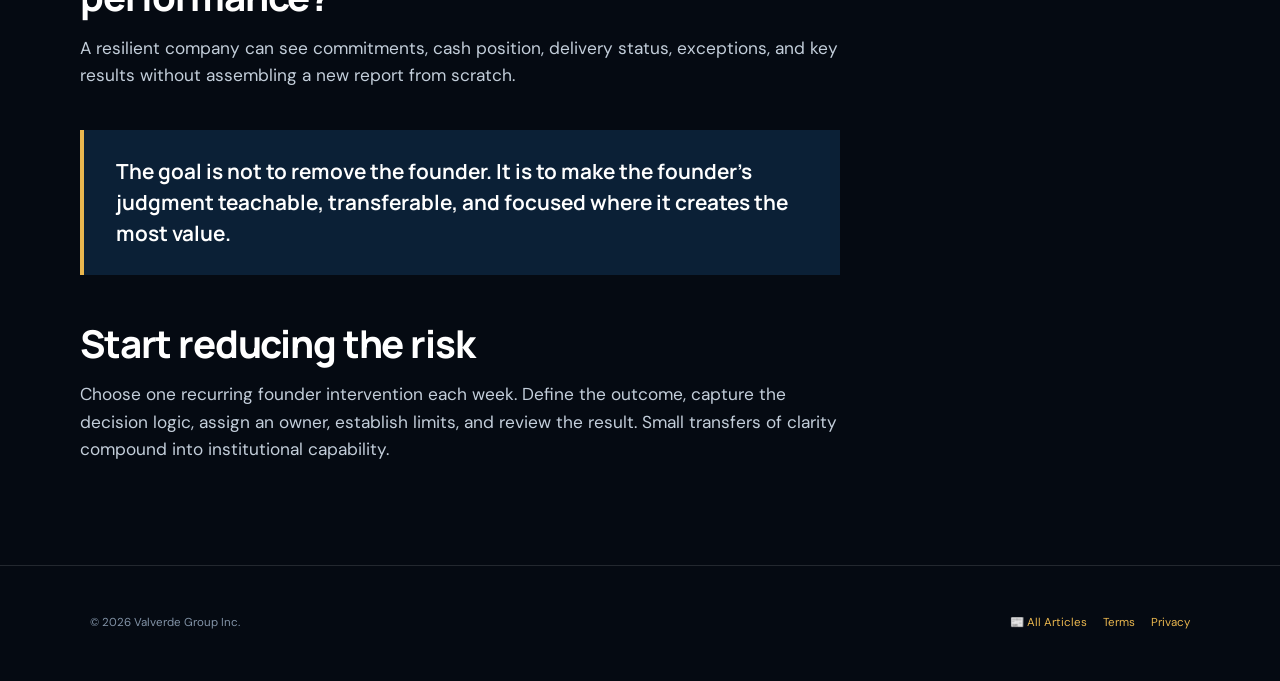
<file: founder-dependency.html>
﻿<!doctype html><html lang="en"><head><meta charset="utf-8"><meta name="viewport" content="width=device-width,initial-scale=1"><meta name="description" content="Five questions that reveal founder dependency and where to strengthen business continuity."><title>The Founder-Dependency Test | Valverde Intelligence</title><link href="https://fonts.googleapis.com/css2?family=DM+Sans:wght@400;500;600;700&family=Manrope:wght@500;600;700;800&display=swap" rel="stylesheet"><link rel="stylesheet" href="styles.css"><link rel="stylesheet" href="article.css"></head><body class="article-page"><header class="site-header"><a class="brand" href="index.html"><span class="brand-mark">VG</span><span><strong>VALVERDE</strong><small>INTELLIGENCE</small></span></a><button class="menu" aria-expanded="false" aria-controls="nav">Menu</button><nav id="nav"><a href="articles.html">📰 Articles</a><a href="index.html#field-notes">Field Notes</a><a class="nav-cta" href="https://valverdegroupinc.com/">Corporate Site ↗</a></nav></header><main><header class="article-header"><p class="eyebrow">🧭 Field Note 001</p><h1>The founder-dependency test.</h1><p class="dek">Five questions that reveal whether the organization can operate without constant founder intervention.</p><div class="article-meta"><span>5 minute read</span><span>Operational resilience</span><span>August 2026</span></div></header><div class="article-layout"><article class="article-copy"><p>Founder involvement is not automatically a weakness. Early companies often benefit from speed, judgment, and close customer relationships. Dependency becomes a risk when important work cannot move, information cannot be found, or commitments cannot be honored without one person.</p><h2>1. Can the team explain the current priorities?</h2><p>If every decision requires an interpretation from the founder, strategy has not been translated into operating choices.</p><h2>2. Can someone find the essential records?</h2><p>Contracts, account access, obligations, customer histories, vendor relationships, and operating instructions should not exist only in one inbox or memory.</p><h2>3. Can routine decisions move within defined limits?</h2><p>Document decision rights, approval thresholds, escalation conditions, and who acts when the usual decision-maker is unavailable.</p><h2>4. Can customer delivery continue?</h2><p>Identify where the founder personally holds expertise, relationships, or quality standards that have never been transferred into the organization.</p><h2>5. Can the business review its own performance?</h2><p>A resilient company can see commitments, cash position, delivery status, exceptions, and key results without assembling a new report from scratch.</p><blockquote>The goal is not to remove the founder. It is to make the founder’s judgment teachable, transferable, and focused where it creates the most value.</blockquote><h2>Start reducing the risk</h2><p>Choose one recurring founder intervention each week. Define the outcome, capture the decision logic, assign an owner, establish limits, and review the result. Small transfers of clarity compound into institutional capability.</p></article><aside class="article-sidebar"><div><strong>Quick score</strong><p>Count how many routine questions only one person can answer. Track the number monthly.</p></div><div><strong>Next briefing</strong><a href="business-operating-system.html">Design the operating system →</a></div></aside></div></main><footer class="article-footer"><span>© 2026 Valverde Group Inc.</span><span><a href="articles.html">📰 All Articles</a><a href="terms.html">Terms</a><a href="privacy.html">Privacy</a></span></footer><script src="script.js"></script></body></html>
</file>
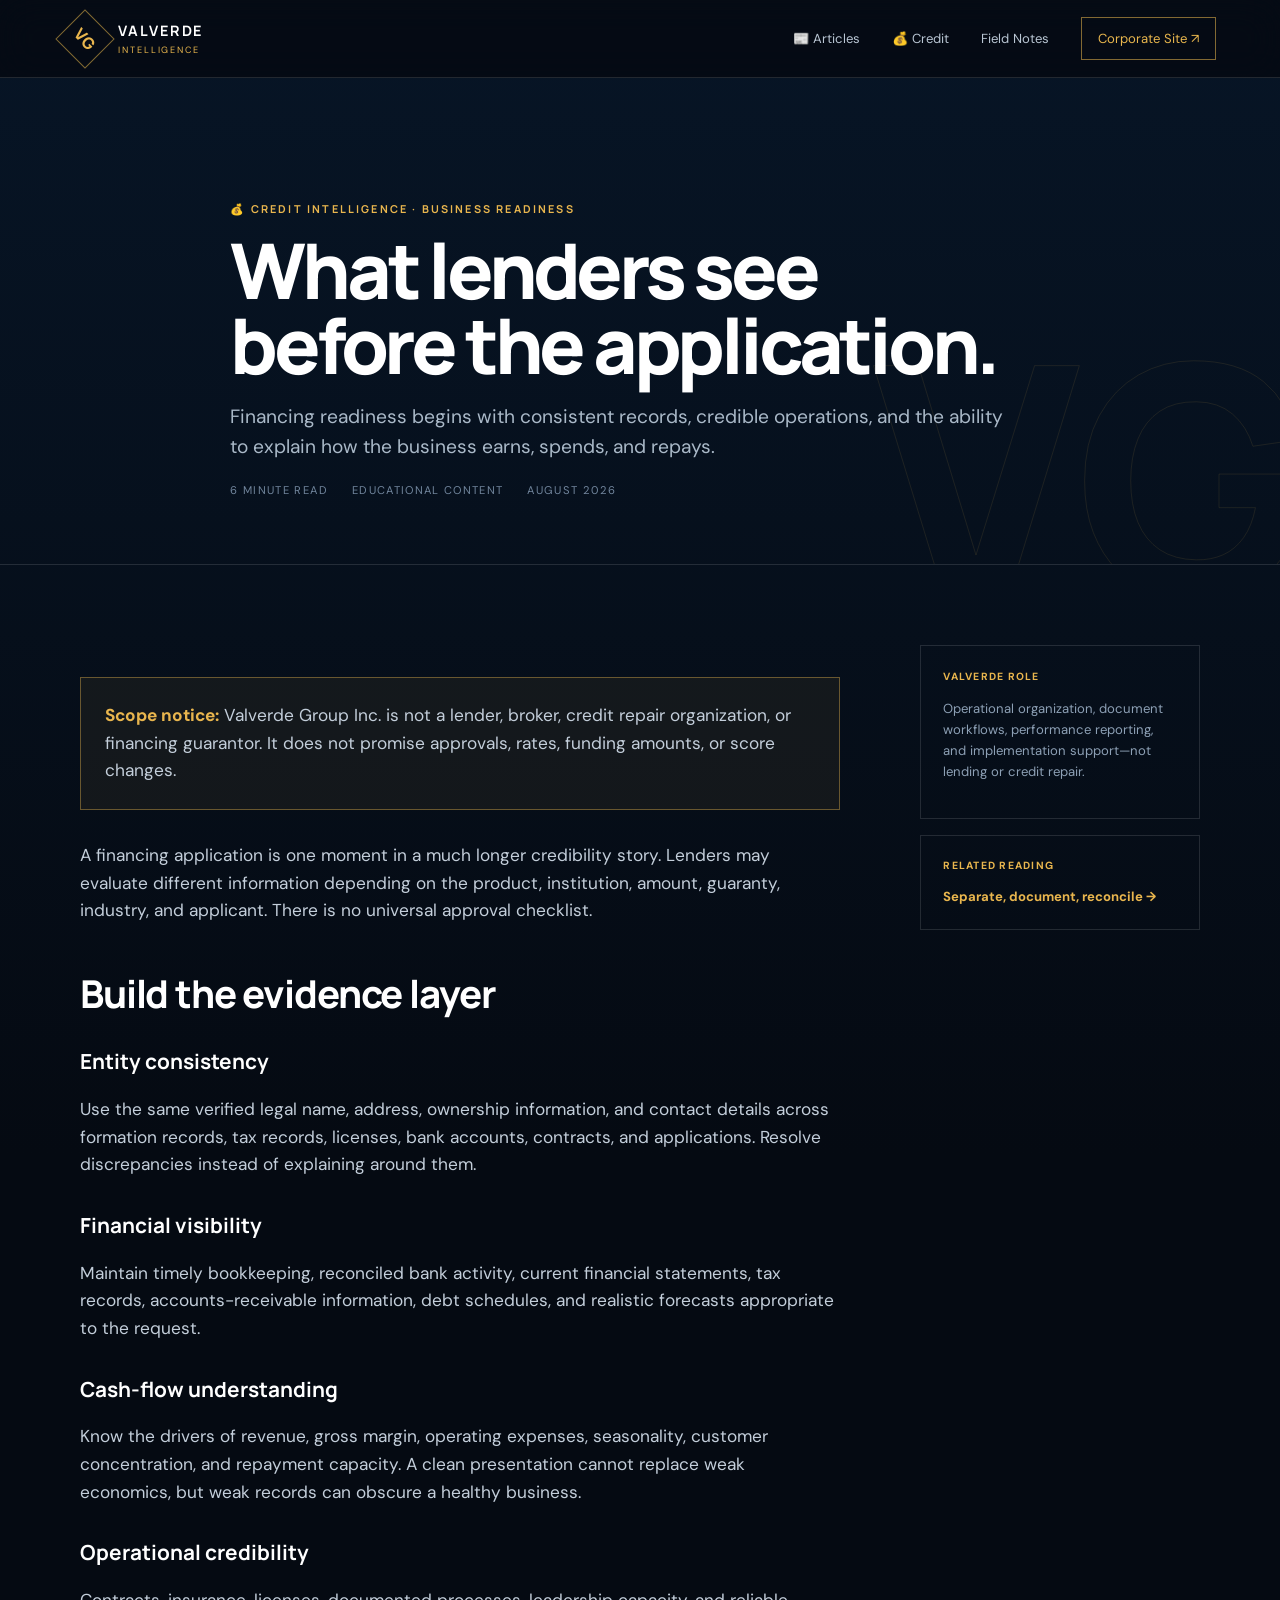
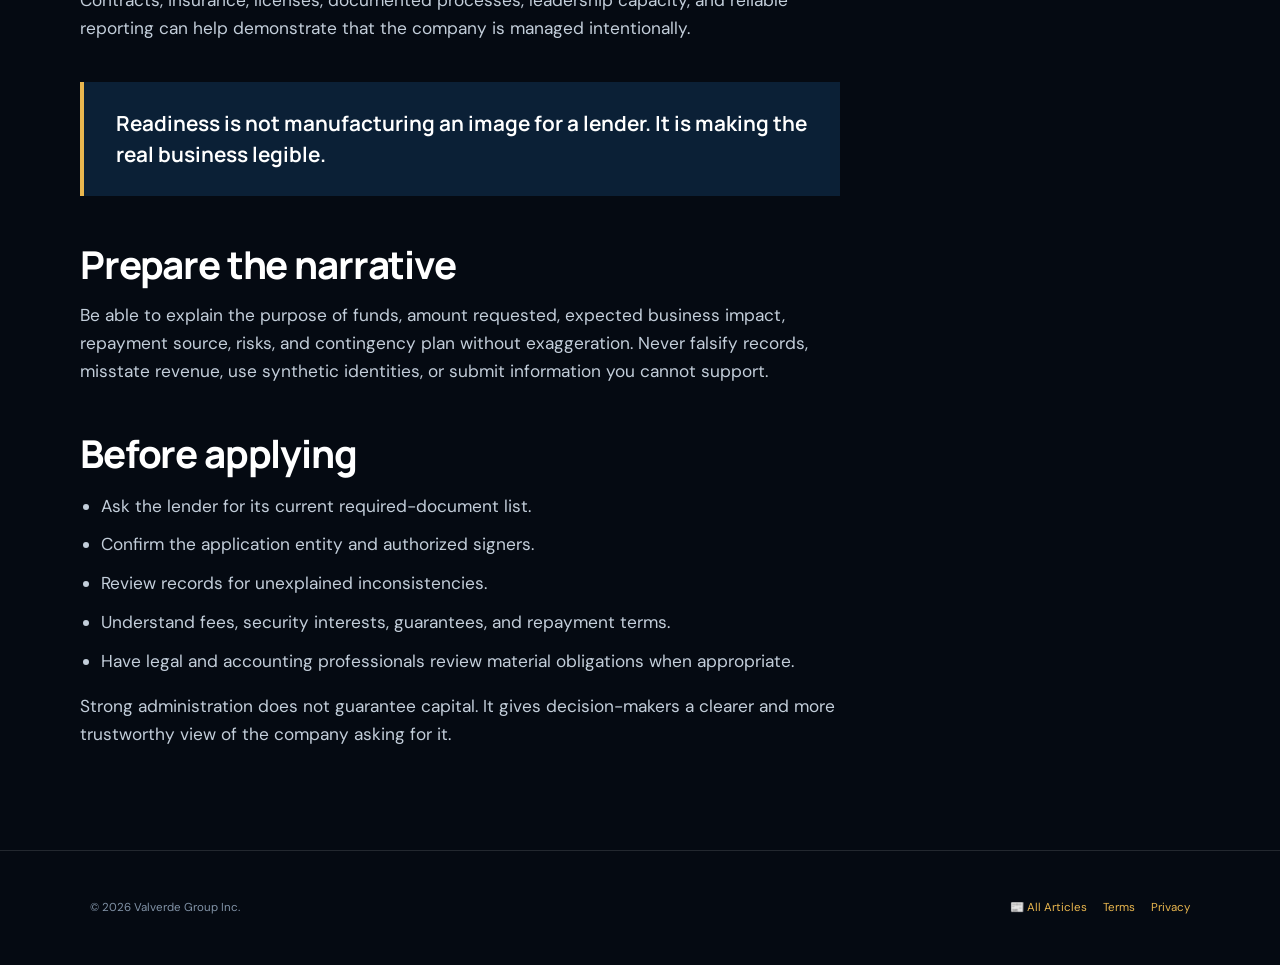
<file: lender-readiness.html>
﻿<!doctype html><html lang="en"><head><meta charset="utf-8"><meta name="viewport" content="width=device-width,initial-scale=1"><meta name="description" content="Educational guidance on the records and operating discipline that support business lender readiness."><title>What Lenders See Before the Application | Valverde Intelligence</title><link href="https://fonts.googleapis.com/css2?family=DM+Sans:wght@400;500;600;700&family=Manrope:wght@500;600;700;800&display=swap" rel="stylesheet"><link rel="stylesheet" href="styles.css"><link rel="stylesheet" href="article.css"></head><body class="article-page"><header class="site-header"><a class="brand" href="index.html"><span class="brand-mark">VG</span><span><strong>VALVERDE</strong><small>INTELLIGENCE</small></span></a><button class="menu" aria-expanded="false" aria-controls="nav">Menu</button><nav id="nav"><a href="articles.html">📰 Articles</a><a href="index.html#credit">💰 Credit</a><a href="index.html#field-notes">Field Notes</a><a class="nav-cta" href="https://valverdegroupinc.com/">Corporate Site ↗</a></nav></header><main><header class="article-header"><p class="eyebrow">💰 Credit Intelligence · Business Readiness</p><h1>What lenders see before the application.</h1><p class="dek">Financing readiness begins with consistent records, credible operations, and the ability to explain how the business earns, spends, and repays.</p><div class="article-meta"><span>6 minute read</span><span>Educational content</span><span>August 2026</span></div></header><div class="article-layout"><article class="article-copy"><div class="scope-box"><strong>Scope notice:</strong> Valverde Group Inc. is not a lender, broker, credit repair organization, or financing guarantor. It does not promise approvals, rates, funding amounts, or score changes.</div><p>A financing application is one moment in a much longer credibility story. Lenders may evaluate different information depending on the product, institution, amount, guaranty, industry, and applicant. There is no universal approval checklist.</p><h2>Build the evidence layer</h2><h3>Entity consistency</h3><p>Use the same verified legal name, address, ownership information, and contact details across formation records, tax records, licenses, bank accounts, contracts, and applications. Resolve discrepancies instead of explaining around them.</p><h3>Financial visibility</h3><p>Maintain timely bookkeeping, reconciled bank activity, current financial statements, tax records, accounts-receivable information, debt schedules, and realistic forecasts appropriate to the request.</p><h3>Cash-flow understanding</h3><p>Know the drivers of revenue, gross margin, operating expenses, seasonality, customer concentration, and repayment capacity. A clean presentation cannot replace weak economics, but weak records can obscure a healthy business.</p><h3>Operational credibility</h3><p>Contracts, insurance, licenses, documented processes, leadership capacity, and reliable reporting can help demonstrate that the company is managed intentionally.</p><blockquote>Readiness is not manufacturing an image for a lender. It is making the real business legible.</blockquote><h2>Prepare the narrative</h2><p>Be able to explain the purpose of funds, amount requested, expected business impact, repayment source, risks, and contingency plan without exaggeration. Never falsify records, misstate revenue, use synthetic identities, or submit information you cannot support.</p><h2>Before applying</h2><ul><li>Ask the lender for its current required-document list.</li><li>Confirm the application entity and authorized signers.</li><li>Review records for unexplained inconsistencies.</li><li>Understand fees, security interests, guarantees, and repayment terms.</li><li>Have legal and accounting professionals review material obligations when appropriate.</li></ul><p>Strong administration does not guarantee capital. It gives decision-makers a clearer and more trustworthy view of the company asking for it.</p></article><aside class="article-sidebar"><div><strong>Valverde role</strong><p>Operational organization, document workflows, performance reporting, and implementation support—not lending or credit repair.</p></div><div><strong>Related reading</strong><a href="financial-administration.html">Separate, document, reconcile →</a></div></aside></div></main><footer class="article-footer"><span>© 2026 Valverde Group Inc.</span><span><a href="articles.html">📰 All Articles</a><a href="terms.html">Terms</a><a href="privacy.html">Privacy</a></span></footer><script src="script.js"></script></body></html>
</file>
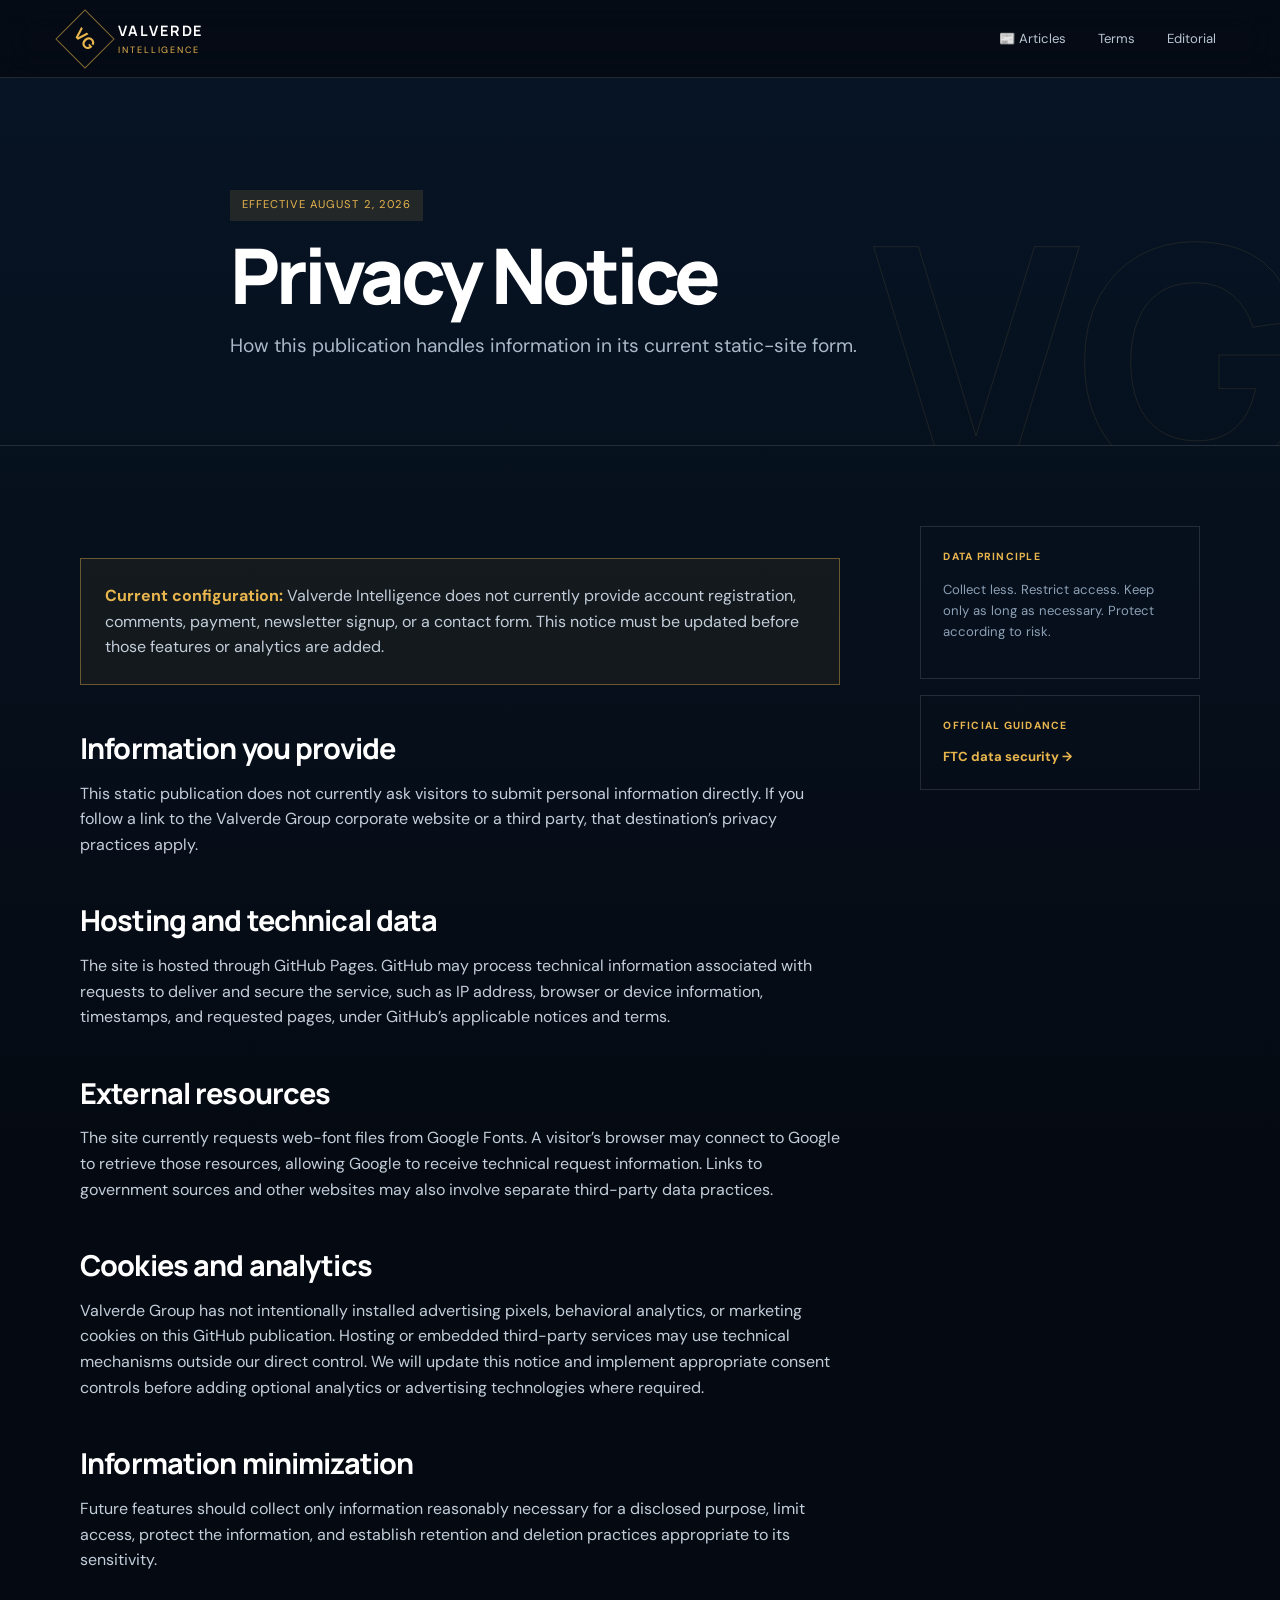
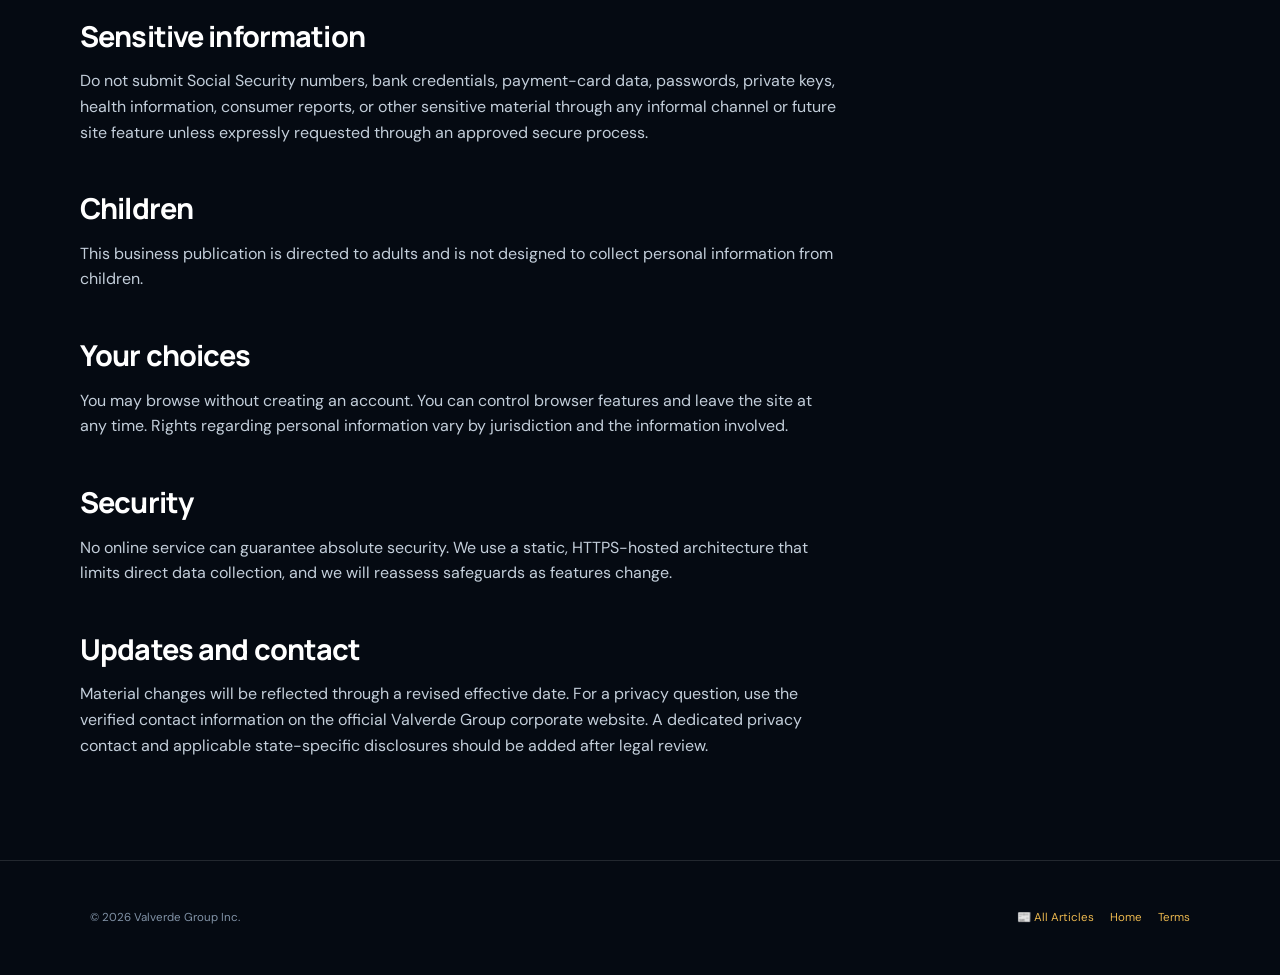
<file: privacy.html>
﻿<!doctype html><html lang="en"><head><meta charset="utf-8"><meta name="viewport" content="width=device-width,initial-scale=1"><meta name="description" content="Privacy Notice for Valverde Intelligence."><title>Privacy Notice | Valverde Intelligence</title><link href="https://fonts.googleapis.com/css2?family=DM+Sans:wght@400;500;600;700&family=Manrope:wght@500;600;700;800&display=swap" rel="stylesheet"><link rel="stylesheet" href="styles.css"><link rel="stylesheet" href="article.css"></head><body class="article-page legal-page"><header class="site-header"><a class="brand" href="index.html"><span class="brand-mark">VG</span><span><strong>VALVERDE</strong><small>INTELLIGENCE</small></span></a><nav><a href="articles.html">📰 Articles</a><a href="terms.html">Terms</a><a href="editorial-policy.html">Editorial</a></nav></header><main><header class="article-header"><span class="legal-date">EFFECTIVE AUGUST 2, 2026</span><h1>Privacy Notice</h1><p class="dek">How this publication handles information in its current static-site form.</p></header><div class="article-layout"><article class="article-copy"><div class="scope-box"><strong>Current configuration:</strong> Valverde Intelligence does not currently provide account registration, comments, payment, newsletter signup, or a contact form. This notice must be updated before those features or analytics are added.</div><h2>Information you provide</h2><p>This static publication does not currently ask visitors to submit personal information directly. If you follow a link to the Valverde Group corporate website or a third party, that destination’s privacy practices apply.</p><h2>Hosting and technical data</h2><p>The site is hosted through GitHub Pages. GitHub may process technical information associated with requests to deliver and secure the service, such as IP address, browser or device information, timestamps, and requested pages, under GitHub’s applicable notices and terms.</p><h2>External resources</h2><p>The site currently requests web-font files from Google Fonts. A visitor’s browser may connect to Google to retrieve those resources, allowing Google to receive technical request information. Links to government sources and other websites may also involve separate third-party data practices.</p><h2>Cookies and analytics</h2><p>Valverde Group has not intentionally installed advertising pixels, behavioral analytics, or marketing cookies on this GitHub publication. Hosting or embedded third-party services may use technical mechanisms outside our direct control. We will update this notice and implement appropriate consent controls before adding optional analytics or advertising technologies where required.</p><h2>Information minimization</h2><p>Future features should collect only information reasonably necessary for a disclosed purpose, limit access, protect the information, and establish retention and deletion practices appropriate to its sensitivity.</p><h2>Sensitive information</h2><p>Do not submit Social Security numbers, bank credentials, payment-card data, passwords, private keys, health information, consumer reports, or other sensitive material through any informal channel or future site feature unless expressly requested through an approved secure process.</p><h2>Children</h2><p>This business publication is directed to adults and is not designed to collect personal information from children.</p><h2>Your choices</h2><p>You may browse without creating an account. You can control browser features and leave the site at any time. Rights regarding personal information vary by jurisdiction and the information involved.</p><h2>Security</h2><p>No online service can guarantee absolute security. We use a static, HTTPS-hosted architecture that limits direct data collection, and we will reassess safeguards as features change.</p><h2>Updates and contact</h2><p>Material changes will be reflected through a revised effective date. For a privacy question, use the verified contact information on the official Valverde Group corporate website. A dedicated privacy contact and applicable state-specific disclosures should be added after legal review.</p></article><aside class="article-sidebar"><div><strong>Data principle</strong><p>Collect less. Restrict access. Keep only as long as necessary. Protect according to risk.</p></div><div><strong>Official guidance</strong><a href="https://www.ftc.gov/business-guidance/privacy-security/data-security">FTC data security →</a></div></aside></div></main><footer class="article-footer"><span>© 2026 Valverde Group Inc.</span><span><a href="articles.html">📰 All Articles</a><a href="index.html">Home</a><a href="terms.html">Terms</a></span></footer></body></html>
</file>
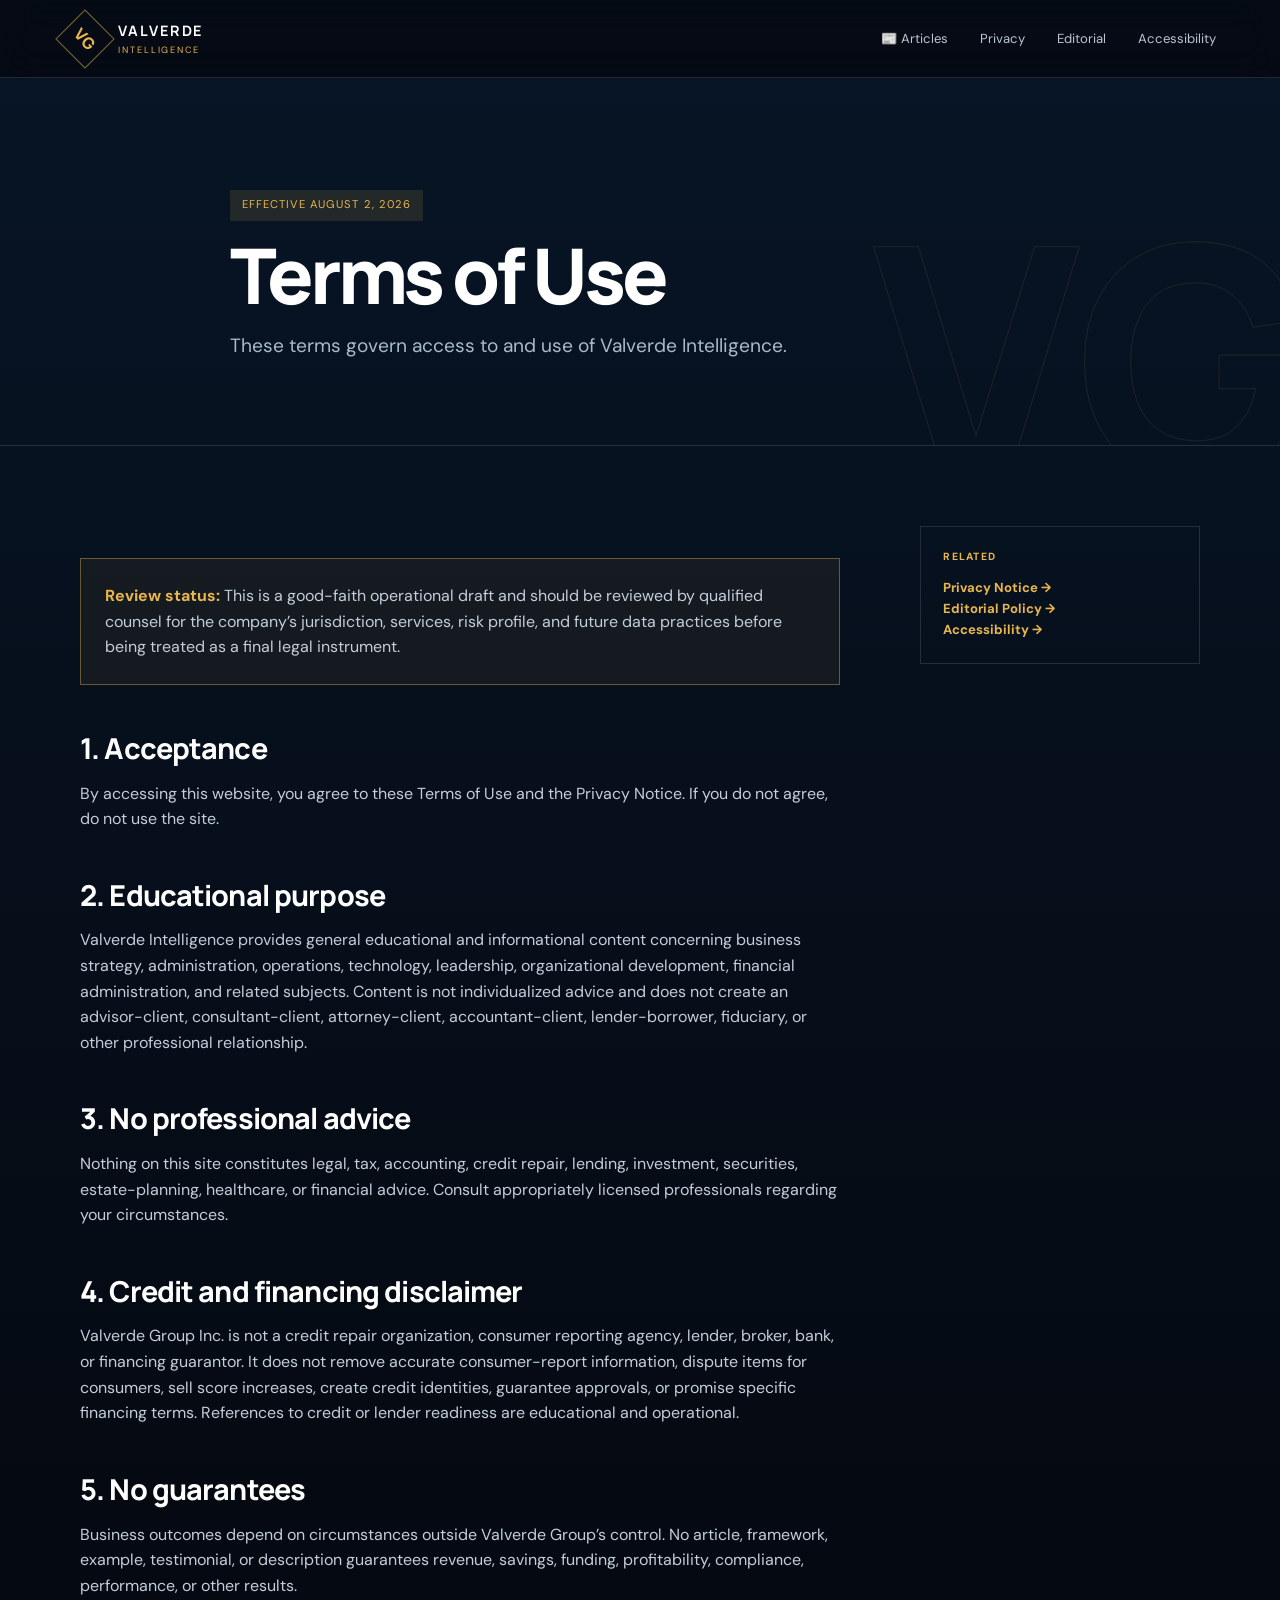
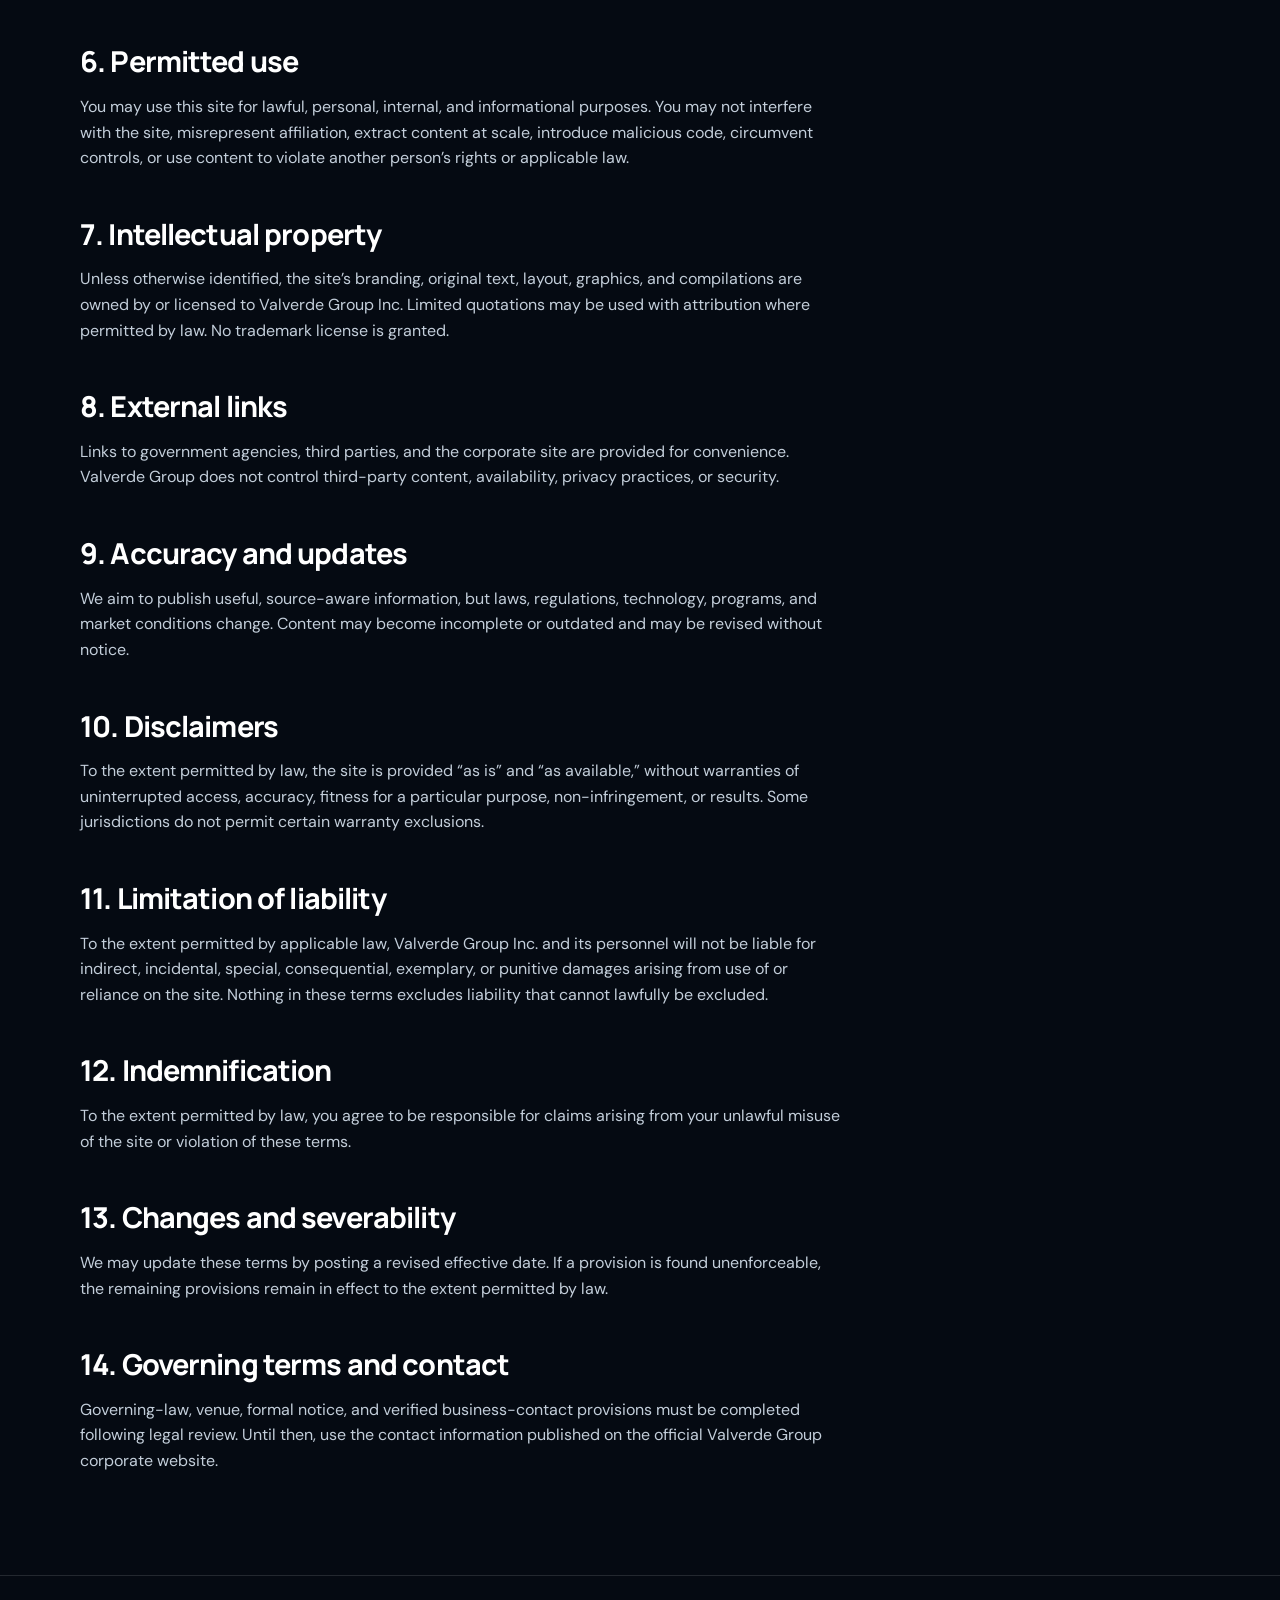
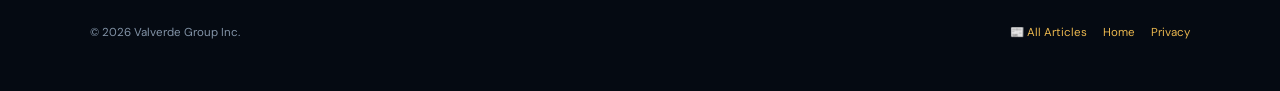
<file: terms.html>
﻿<!doctype html><html lang="en"><head><meta charset="utf-8"><meta name="viewport" content="width=device-width,initial-scale=1"><meta name="description" content="Terms of Use for Valverde Intelligence."><title>Terms of Use | Valverde Intelligence</title><link href="https://fonts.googleapis.com/css2?family=DM+Sans:wght@400;500;600;700&family=Manrope:wght@500;600;700;800&display=swap" rel="stylesheet"><link rel="stylesheet" href="styles.css"><link rel="stylesheet" href="article.css"></head><body class="article-page legal-page"><header class="site-header"><a class="brand" href="index.html"><span class="brand-mark">VG</span><span><strong>VALVERDE</strong><small>INTELLIGENCE</small></span></a><nav><a href="articles.html">📰 Articles</a><a href="privacy.html">Privacy</a><a href="editorial-policy.html">Editorial</a><a href="accessibility.html">Accessibility</a></nav></header><main><header class="article-header"><span class="legal-date">EFFECTIVE AUGUST 2, 2026</span><h1>Terms of Use</h1><p class="dek">These terms govern access to and use of Valverde Intelligence.</p></header><div class="article-layout"><article class="article-copy"><div class="scope-box"><strong>Review status:</strong> This is a good-faith operational draft and should be reviewed by qualified counsel for the company’s jurisdiction, services, risk profile, and future data practices before being treated as a final legal instrument.</div><h2>1. Acceptance</h2><p>By accessing this website, you agree to these Terms of Use and the Privacy Notice. If you do not agree, do not use the site.</p><h2>2. Educational purpose</h2><p>Valverde Intelligence provides general educational and informational content concerning business strategy, administration, operations, technology, leadership, organizational development, financial administration, and related subjects. Content is not individualized advice and does not create an advisor-client, consultant-client, attorney-client, accountant-client, lender-borrower, fiduciary, or other professional relationship.</p><h2>3. No professional advice</h2><p>Nothing on this site constitutes legal, tax, accounting, credit repair, lending, investment, securities, estate-planning, healthcare, or financial advice. Consult appropriately licensed professionals regarding your circumstances.</p><h2>4. Credit and financing disclaimer</h2><p>Valverde Group Inc. is not a credit repair organization, consumer reporting agency, lender, broker, bank, or financing guarantor. It does not remove accurate consumer-report information, dispute items for consumers, sell score increases, create credit identities, guarantee approvals, or promise specific financing terms. References to credit or lender readiness are educational and operational.</p><h2>5. No guarantees</h2><p>Business outcomes depend on circumstances outside Valverde Group’s control. No article, framework, example, testimonial, or description guarantees revenue, savings, funding, profitability, compliance, performance, or other results.</p><h2>6. Permitted use</h2><p>You may use this site for lawful, personal, internal, and informational purposes. You may not interfere with the site, misrepresent affiliation, extract content at scale, introduce malicious code, circumvent controls, or use content to violate another person’s rights or applicable law.</p><h2>7. Intellectual property</h2><p>Unless otherwise identified, the site’s branding, original text, layout, graphics, and compilations are owned by or licensed to Valverde Group Inc. Limited quotations may be used with attribution where permitted by law. No trademark license is granted.</p><h2>8. External links</h2><p>Links to government agencies, third parties, and the corporate site are provided for convenience. Valverde Group does not control third-party content, availability, privacy practices, or security.</p><h2>9. Accuracy and updates</h2><p>We aim to publish useful, source-aware information, but laws, regulations, technology, programs, and market conditions change. Content may become incomplete or outdated and may be revised without notice.</p><h2>10. Disclaimers</h2><p>To the extent permitted by law, the site is provided “as is” and “as available,” without warranties of uninterrupted access, accuracy, fitness for a particular purpose, non-infringement, or results. Some jurisdictions do not permit certain warranty exclusions.</p><h2>11. Limitation of liability</h2><p>To the extent permitted by applicable law, Valverde Group Inc. and its personnel will not be liable for indirect, incidental, special, consequential, exemplary, or punitive damages arising from use of or reliance on the site. Nothing in these terms excludes liability that cannot lawfully be excluded.</p><h2>12. Indemnification</h2><p>To the extent permitted by law, you agree to be responsible for claims arising from your unlawful misuse of the site or violation of these terms.</p><h2>13. Changes and severability</h2><p>We may update these terms by posting a revised effective date. If a provision is found unenforceable, the remaining provisions remain in effect to the extent permitted by law.</p><h2>14. Governing terms and contact</h2><p>Governing-law, venue, formal notice, and verified business-contact provisions must be completed following legal review. Until then, use the contact information published on the official Valverde Group corporate website.</p></article><aside class="article-sidebar"><div><strong>Related</strong><a href="privacy.html">Privacy Notice →</a><br><a href="editorial-policy.html">Editorial Policy →</a><br><a href="accessibility.html">Accessibility →</a></div></aside></div></main><footer class="article-footer"><span>© 2026 Valverde Group Inc.</span><span><a href="articles.html">📰 All Articles</a><a href="index.html">Home</a><a href="privacy.html">Privacy</a></span></footer></body></html>
</file>
<file: styles.css>
:root{--ink:#050a12;--navy:#071526;--panel:#0a1a2e;--blue:#1c8cff;--gold:#e9b64e;--cream:#f3efe6;--muted:#91a2b7;--line:rgba(255,255,255,.12)}*{box-sizing:border-box}html{scroll-behavior:smooth}body{margin:0;background:var(--ink);color:#fff;font-family:'DM Sans',sans-serif;line-height:1.6;overflow-x:hidden}a{color:inherit;text-decoration:none}.skip{position:fixed;left:1rem;top:-4rem;background:#fff;color:#000;padding:.7rem 1rem;z-index:99}.skip:focus{top:1rem}.site-header{height:78px;display:flex;align-items:center;justify-content:space-between;padding:0 clamp(1.2rem,5vw,5rem);border-bottom:1px solid var(--line);background:rgba(5,10,18,.86);backdrop-filter:blur(18px);position:sticky;top:0;z-index:30}.brand{display:flex;align-items:center;gap:.75rem}.brand-mark{width:42px;height:42px;border:1px solid rgba(233,182,78,.55);display:grid;place-items:center;color:var(--gold);font:800 1rem Manrope;transform:rotate(45deg)}.brand-mark::first-letter{transform:rotate(-45deg)}.brand>span:last-child{display:grid;line-height:1.05;letter-spacing:.12em}.brand strong{font:700 .9rem Manrope}.brand small{color:var(--gold);font-size:.57rem;margin-top:.35rem}.site-header nav{display:flex;align-items:center;gap:2rem;font-size:.82rem}.site-header nav>a:not(.nav-cta){color:#bac6d4}.site-header nav>a:hover{color:#fff}.nav-cta{border:1px solid rgba(233,182,78,.55);padding:.65rem 1rem;color:var(--gold)}.menu{display:none}.ticker{height:38px;display:flex;background:#eab84f;color:#07111f;font-size:.7rem;font-weight:700;letter-spacing:.06em;position:relative;z-index:10}.live{display:flex;align-items:center;gap:.45rem;padding:0 1.3rem;background:#fff;z-index:2}.live i{width:7px;height:7px;background:#f23c3c;border-radius:50%;box-shadow:0 0 0 5px rgba(242,60,60,.16)}.ticker-window{overflow:hidden;flex:1}.ticker-track{display:flex;align-items:center;gap:4rem;width:max-content;height:100%;animation:ticker 38s linear infinite}.ticker-track span::after{content:'◆';margin-left:4rem}@keyframes ticker{to{transform:translateX(-50%)}}.hero{min-height:calc(100vh - 116px);position:relative;display:grid;grid-template-columns:1.15fr .85fr;align-items:center;padding:5rem clamp(1.2rem,7vw,8rem);isolation:isolate}.hero-grid{position:absolute;inset:0;background:linear-gradient(rgba(32,93,158,.09) 1px,transparent 1px),linear-gradient(90deg,rgba(32,93,158,.09) 1px,transparent 1px);background-size:70px 70px;mask-image:linear-gradient(to bottom,black,transparent);z-index:-2}.hero-glow{position:absolute;width:55vw;height:55vw;right:-12vw;top:-15vw;border-radius:50%;background:radial-gradient(circle,rgba(21,112,230,.22),transparent 62%);z-index:-1}.eyebrow{text-transform:uppercase;letter-spacing:.2em;color:var(--gold);font:700 .68rem Manrope}.hero h1{font:800 clamp(3rem,7vw,7.5rem)/.93 Manrope;letter-spacing:-.06em;margin:1.3rem 0 1.6rem;max-width:1000px}.hero h1 em{font-style:normal;color:transparent;-webkit-text-stroke:1px rgba(255,255,255,.6)}.lede{max-width:680px;color:#afbdca;font-size:clamp(1rem,1.5vw,1.25rem)}.hero-actions{display:flex;flex-wrap:wrap;gap:.8rem;margin-top:2rem}.button{display:inline-flex;padding:.9rem 1.35rem;font-weight:700;font-size:.8rem;letter-spacing:.04em;border:1px solid var(--line)}.button.gold{background:var(--gold);border-color:var(--gold);color:#0a111b}.button.ghost:hover{border-color:var(--gold);color:var(--gold)}.signal-orbit{width:min(35vw,480px);aspect-ratio:1;place-self:center;position:relative;display:grid;place-items:center}.orbit{position:absolute;border:1px solid rgba(57,139,239,.28);border-radius:50%;inset:8%;animation:spin 20s linear infinite}.orbit:before,.orbit:after{content:'';position:absolute;width:9px;height:9px;border-radius:50%;background:var(--gold);box-shadow:0 0 25px var(--gold)}.orbit:before{left:8%;top:21%}.orbit:after{right:2%;bottom:33%}.o2{inset:23%;animation-direction:reverse;animation-duration:13s;border-style:dashed}.core{width:42%;aspect-ratio:1;border-radius:50%;display:grid;place-content:center;text-align:center;background:radial-gradient(circle at 30% 25%,#173b68,#07111f 65%);border:1px solid rgba(233,182,78,.55);box-shadow:0 0 90px rgba(29,115,230,.25),inset 0 0 40px rgba(255,255,255,.05)}.core span{font:800 clamp(2rem,4vw,4rem) Manrope;color:var(--gold)}.core small{font-size:.48rem;letter-spacing:.28em;color:#9eb0c5}.scroll-cue{position:absolute;bottom:1.5rem;left:7vw;color:#64758a;font:600 .58rem Manrope;letter-spacing:.2em}.scroll-cue span{color:var(--gold);margin-left:.6rem}@keyframes spin{to{transform:rotate(360deg)}}.section{padding:clamp(5rem,9vw,9rem) clamp(1.2rem,7vw,8rem)}.section-head{display:flex;justify-content:space-between;align-items:end;gap:2rem;margin-bottom:3rem}.section-head h2,.studio h2,.cta h2{font:750 clamp(2rem,4.2vw,4.7rem)/1.06 Manrope;letter-spacing:-.04em;margin:.7rem 0;max-width:860px}.section-head>p{color:var(--muted);max-width:470px}.feature-grid{display:grid;grid-template-columns:1.35fr 1fr 1fr;gap:1rem}.feature-card{background:linear-gradient(145deg,rgba(16,38,64,.9),rgba(7,19,33,.9));border:1px solid var(--line);min-height:520px;display:flex;flex-direction:column;transition:.35s}.feature-card:hover{transform:translateY(-7px);border-color:rgba(233,182,78,.45)}.card-art{height:230px;position:relative;overflow:hidden;background-color:#0b1d32}.card-art:before,.card-art:after{content:'';position:absolute;inset:0}.card-art:before{background:repeating-radial-gradient(circle at 70% 30%,transparent 0 18px,rgba(54,139,237,.22) 19px 20px)}.card-art:after{background:linear-gradient(135deg,transparent 40%,rgba(233,182,78,.18))}.card-art span{position:absolute;z-index:2;right:1.2rem;bottom:.7rem;font:800 4rem Manrope;color:rgba(255,255,255,.08)}.family:before{background:linear-gradient(30deg,transparent 48%,rgba(233,182,78,.25) 49% 51%,transparent 52%),linear-gradient(150deg,transparent 48%,rgba(54,139,237,.2) 49% 51%,transparent 52%);background-size:70px 70px}.automation:before{background:radial-gradient(circle at 30% 50%,rgba(44,137,245,.5),transparent 6%,transparent 20%),repeating-linear-gradient(90deg,transparent 0 29px,rgba(62,147,238,.16) 30px)}.card-body{padding:1.8rem;display:flex;flex-direction:column;flex:1}.tag{color:var(--gold);text-transform:uppercase;letter-spacing:.15em;font-size:.62rem;font-weight:700}.card-body h3{font:700 clamp(1.35rem,2vw,2.15rem)/1.15 Manrope;letter-spacing:-.03em;margin:.6rem 0}.card-body>p:not(.tag){color:var(--muted)}.card-body a{margin-top:auto;color:var(--gold);font-size:.8rem;font-weight:700}.studio{padding:4vw 7vw;background:#07111f}.film-frame{min-height:70vh;position:relative;padding:clamp(2rem,6vw,6rem);display:flex;align-items:center;overflow:hidden;background:radial-gradient(circle at 75% 40%,rgba(19,105,210,.38),transparent 28%),linear-gradient(105deg,#05090f 30%,#0a2038);border:1px solid var(--line)}.film-frame:after{content:'VG';position:absolute;right:-2vw;bottom:-12vw;color:transparent;-webkit-text-stroke:1px rgba(233,182,78,.13);font:800 38vw Manrope;line-height:1}.scanlines{position:absolute;inset:0;opacity:.12;background:repeating-linear-gradient(0deg,transparent 0 3px,#fff 4px)}.film-copy{position:relative;z-index:2;max-width:750px}.film-copy h2{font-size:clamp(2.8rem,7vw,7rem)}.film-copy>p:not(.eyebrow){color:#aebdca;max-width:580px}.play{border:0;background:transparent;color:#fff;font-weight:700;padding:0;margin-top:2rem}.play span{width:54px;height:54px;border-radius:50%;display:inline-grid;place-items:center;background:var(--gold);color:#07111f;margin-right:.8rem;box-shadow:0 0 0 8px rgba(233,182,78,.12)}.film-index{position:absolute;right:2rem;top:2rem;color:#7890aa;font-size:.7rem;letter-spacing:.15em}.film-strip{display:grid;grid-template-columns:repeat(4,1fr);border:1px solid var(--line);border-top:0}.film-strip button{text-align:left;background:#07111f;color:#8194aa;border:0;border-right:1px solid var(--line);padding:1.2rem;font:600 .72rem Manrope}.film-strip button span{display:block;color:var(--gold);margin-bottom:.25rem}.film-strip button.active{background:#102844;color:#fff}.system-wheel{display:grid;grid-template-columns:repeat(4,1fr);border:1px solid var(--line);position:relative;padding-top:220px}.wheel-center{position:absolute;left:50%;top:0;transform:translate(-50%,-10%);width:210px;height:210px;border-radius:50%;display:grid;place-content:center;text-align:center;background:#0d223a;border:1px solid var(--gold);box-shadow:0 0 60px rgba(26,114,228,.18)}.wheel-center strong{font:700 1.3rem/1.15 Manrope}.wheel-center small{color:var(--gold);margin-top:.6rem}.system-wheel article{padding:2rem;border-right:1px solid var(--line);background:linear-gradient(180deg,rgba(18,44,73,.65),transparent)}.system-wheel article:last-child{border:0}.system-wheel b{color:var(--gold);font-size:.7rem}.system-wheel h3{font:700 1.5rem Manrope}.system-wheel p{color:var(--muted);font-size:.9rem}.field-notes{background:#f0ece3;color:#0a1420}.field-notes .eyebrow,.field-notes a{color:#9a6c13}.field-notes .section-head{border-bottom:1px solid rgba(4,16,29,.18);padding-bottom:2rem}.notes-grid{display:grid;grid-template-columns:repeat(3,1fr);gap:1px;background:rgba(4,16,29,.18)}.note{background:#f0ece3;padding:2.2rem;min-height:380px;display:flex;flex-direction:column;position:relative}.note time{font-size:.6rem;letter-spacing:.15em;color:#65707c}.note-no{position:absolute;right:1.5rem;top:1rem;color:rgba(7,17,31,.08);font:800 5rem Manrope}.note h3{font:700 2rem/1.1 Manrope;margin-top:5rem}.note p{color:#59636e}.note a{margin-top:auto;font-weight:700;font-size:.8rem}.cta{text-align:center;padding:9rem 1.2rem;background:radial-gradient(circle at 50% 100%,rgba(28,140,255,.18),transparent 50%)}.cta h2{margin:1rem auto}.cta>p:not(.eyebrow){color:var(--muted);max-width:680px;margin:0 auto 2rem}footer{padding:3rem clamp(1.2rem,7vw,8rem);border-top:1px solid var(--line);display:grid;grid-template-columns:1fr 1fr;gap:2rem;align-items:center;color:#8293a7}footer>p{text-align:right}footer>div:not(.brand){display:flex;gap:1.5rem;font-size:.75rem}footer>small{text-align:right;font-size:.62rem}.reveal{opacity:0;transform:translateY(22px);transition:.8s ease}.reveal.visible{opacity:1;transform:none}@media(max-width:900px){.site-header nav{display:none;position:absolute;top:78px;left:0;right:0;background:#07111f;padding:1.5rem;flex-direction:column;align-items:flex-start}.site-header nav.open{display:flex}.menu{display:block;background:transparent;border:1px solid var(--line);color:#fff;padding:.5rem .8rem}.hero{grid-template-columns:1fr;padding-top:4rem}.signal-orbit{width:70vw;margin-top:2rem}.feature-grid,.notes-grid{grid-template-columns:1fr}.feature-card{min-height:auto}.system-wheel{grid-template-columns:1fr 1fr}.film-strip{grid-template-columns:1fr 1fr}.section-head{align-items:start;flex-direction:column}footer{grid-template-columns:1fr}footer>p,footer>small{text-align:left}}@media(max-width:560px){.ticker{height:34px}.hero{min-height:auto;padding-bottom:6rem}.hero h1{font-size:3rem}.hero-actions{display:grid}.button{justify-content:center}.film-frame{min-height:620px}.film-strip,.system-wheel{grid-template-columns:1fr}.system-wheel{padding-top:180px}.wheel-center{width:170px;height:170px}.site-header{height:68px}.brand-mark{width:36px;height:36px}.site-header nav{top:68px}.section{padding-top:5rem;padding-bottom:5rem}}
</file>
<file: article.css>
.credit-section{background:linear-gradient(155deg,#071526,#0b2037)}.credit-disclaimer{border:1px solid rgba(233,182,78,.5);border-left:5px solid #e9b64e;padding:1.5rem 1.8rem;margin-bottom:2rem;background:rgba(5,10,18,.6)}.credit-disclaimer strong{color:#e9b64e;text-transform:uppercase;letter-spacing:.12em;font-size:.7rem}.credit-disclaimer p{color:#bdc8d4;margin:.5rem 0 0}.credit-grid{background:rgba(255,255,255,.12)}.credit-grid .note{background:#0a1a2e;color:#fff}.credit-grid .note p{color:#91a2b7}.credit-grid .note-no{color:rgba(255,255,255,.06)}
.article-page{background:linear-gradient(180deg,#071526,#050a12 45%)}.article-header{padding:7rem clamp(1.2rem,18vw,18rem) 4rem;border-bottom:1px solid rgba(255,255,255,.12);position:relative;overflow:hidden}.article-header:after{content:'VG';position:absolute;right:-2rem;bottom:-8rem;color:transparent;-webkit-text-stroke:1px rgba(233,182,78,.1);font:800 20rem Manrope;z-index:0}.article-header>*{position:relative;z-index:1}.article-header h1{font:800 clamp(2.7rem,6vw,6rem)/.98 Manrope;letter-spacing:-.055em;margin:1rem 0;max-width:1050px}.article-header .dek{font-size:1.2rem;color:#aab9c8;max-width:780px}.article-meta{display:flex;gap:1.5rem;flex-wrap:wrap;color:#71859c;font-size:.7rem;text-transform:uppercase;letter-spacing:.12em}.article-layout{display:grid;grid-template-columns:minmax(0,760px) 280px;gap:5rem;justify-content:center;padding:5rem 1.2rem}.article-copy{font-size:1.08rem;color:#c3ceda}.article-copy h2{font:750 clamp(1.8rem,3vw,2.7rem)/1.1 Manrope;color:#fff;margin:3rem 0 1rem;letter-spacing:-.03em}.article-copy h3{font:700 1.3rem Manrope;color:#fff;margin-top:2rem}.article-copy p{margin:0 0 1.35rem}.article-copy ul,.article-copy ol{padding-left:1.3rem}.article-copy li{margin:.7rem 0}.article-copy blockquote{margin:2.5rem 0;padding:1.6rem 2rem;border-left:4px solid #e9b64e;background:#0b2036;color:#fff;font:650 1.3rem/1.5 Manrope}.article-sidebar{font-size:.82rem}.article-sidebar>div{border:1px solid rgba(255,255,255,.12);padding:1.4rem;margin-bottom:1rem}.article-sidebar strong{display:block;color:#e9b64e;text-transform:uppercase;letter-spacing:.12em;font-size:.65rem;margin-bottom:.7rem}.article-sidebar p{color:#8da0b5}.article-sidebar a{color:#e9b64e;font-weight:700}.scope-box,.source-box{padding:1.5rem;border:1px solid rgba(233,182,78,.4);background:rgba(233,182,78,.06);margin:2rem 0}.scope-box strong,.source-box strong{color:#e9b64e}.legal-page .article-copy{font-size:1rem}.legal-page .article-copy h2{font-size:1.8rem}.legal-date{display:inline-block;background:rgba(233,182,78,.12);color:#e9b64e;padding:.4rem .7rem;font-size:.7rem;letter-spacing:.1em}.article-footer{padding:3rem clamp(1.2rem,7vw,8rem);border-top:1px solid rgba(255,255,255,.12);display:flex;justify-content:space-between;gap:2rem;flex-wrap:wrap;color:#8293a7;font-size:.72rem}.article-footer a{color:#e9b64e;margin-left:1rem}
@media(max-width:900px){.article-layout{grid-template-columns:1fr;gap:2rem}.article-sidebar{display:grid;grid-template-columns:1fr 1fr;gap:1rem}.article-header{padding:5rem 1.2rem 3rem}}@media(max-width:560px){.article-sidebar{grid-template-columns:1fr}.article-header h1{font-size:2.7rem}}
.archive-hero{padding-bottom:5rem}.archive-shell{padding:2rem clamp(1.2rem,7vw,8rem) 7rem}.archive-category{padding:5rem 0;border-bottom:1px solid rgba(255,255,255,.12);scroll-margin-top:80px}.archive-heading{display:flex;align-items:center;gap:1.3rem;margin-bottom:2rem}.archive-heading>span{width:72px;height:72px;display:grid;place-items:center;border:1px solid rgba(233,182,78,.45);background:#0b2036;font-size:2rem}.archive-heading p{color:#e9b64e;text-transform:uppercase;letter-spacing:.14em;font-size:.62rem;margin:0}.archive-heading h2{font:750 clamp(1.8rem,3vw,3rem)/1.1 Manrope;margin:.25rem 0}.archive-grid{display:grid;grid-template-columns:repeat(3,1fr);gap:1rem}.archive-card{min-height:390px;border:1px solid rgba(255,255,255,.12);padding:1.8rem;background:linear-gradient(145deg,#0b2036,#07111f);display:flex;flex-direction:column;transition:.35s}.archive-card:hover{transform:translateY(-7px);border-color:rgba(233,182,78,.55);box-shadow:0 20px 50px rgba(0,0,0,.28)}.archive-icon{font-size:2rem;margin-bottom:3rem}.archive-card small{color:#e9b64e;letter-spacing:.12em;font-size:.58rem}.archive-card h3{font:700 1.55rem/1.15 Manrope;margin:.7rem 0}.archive-card p{color:#91a2b7;font-size:.9rem}.archive-card b{color:#e9b64e;margin-top:auto;font-size:.78rem}@media(max-width:900px){.archive-grid{grid-template-columns:1fr 1fr}}@media(max-width:600px){.archive-grid{grid-template-columns:1fr}.archive-card{min-height:330px}.archive-heading>span{width:56px;height:56px}}
</file>
